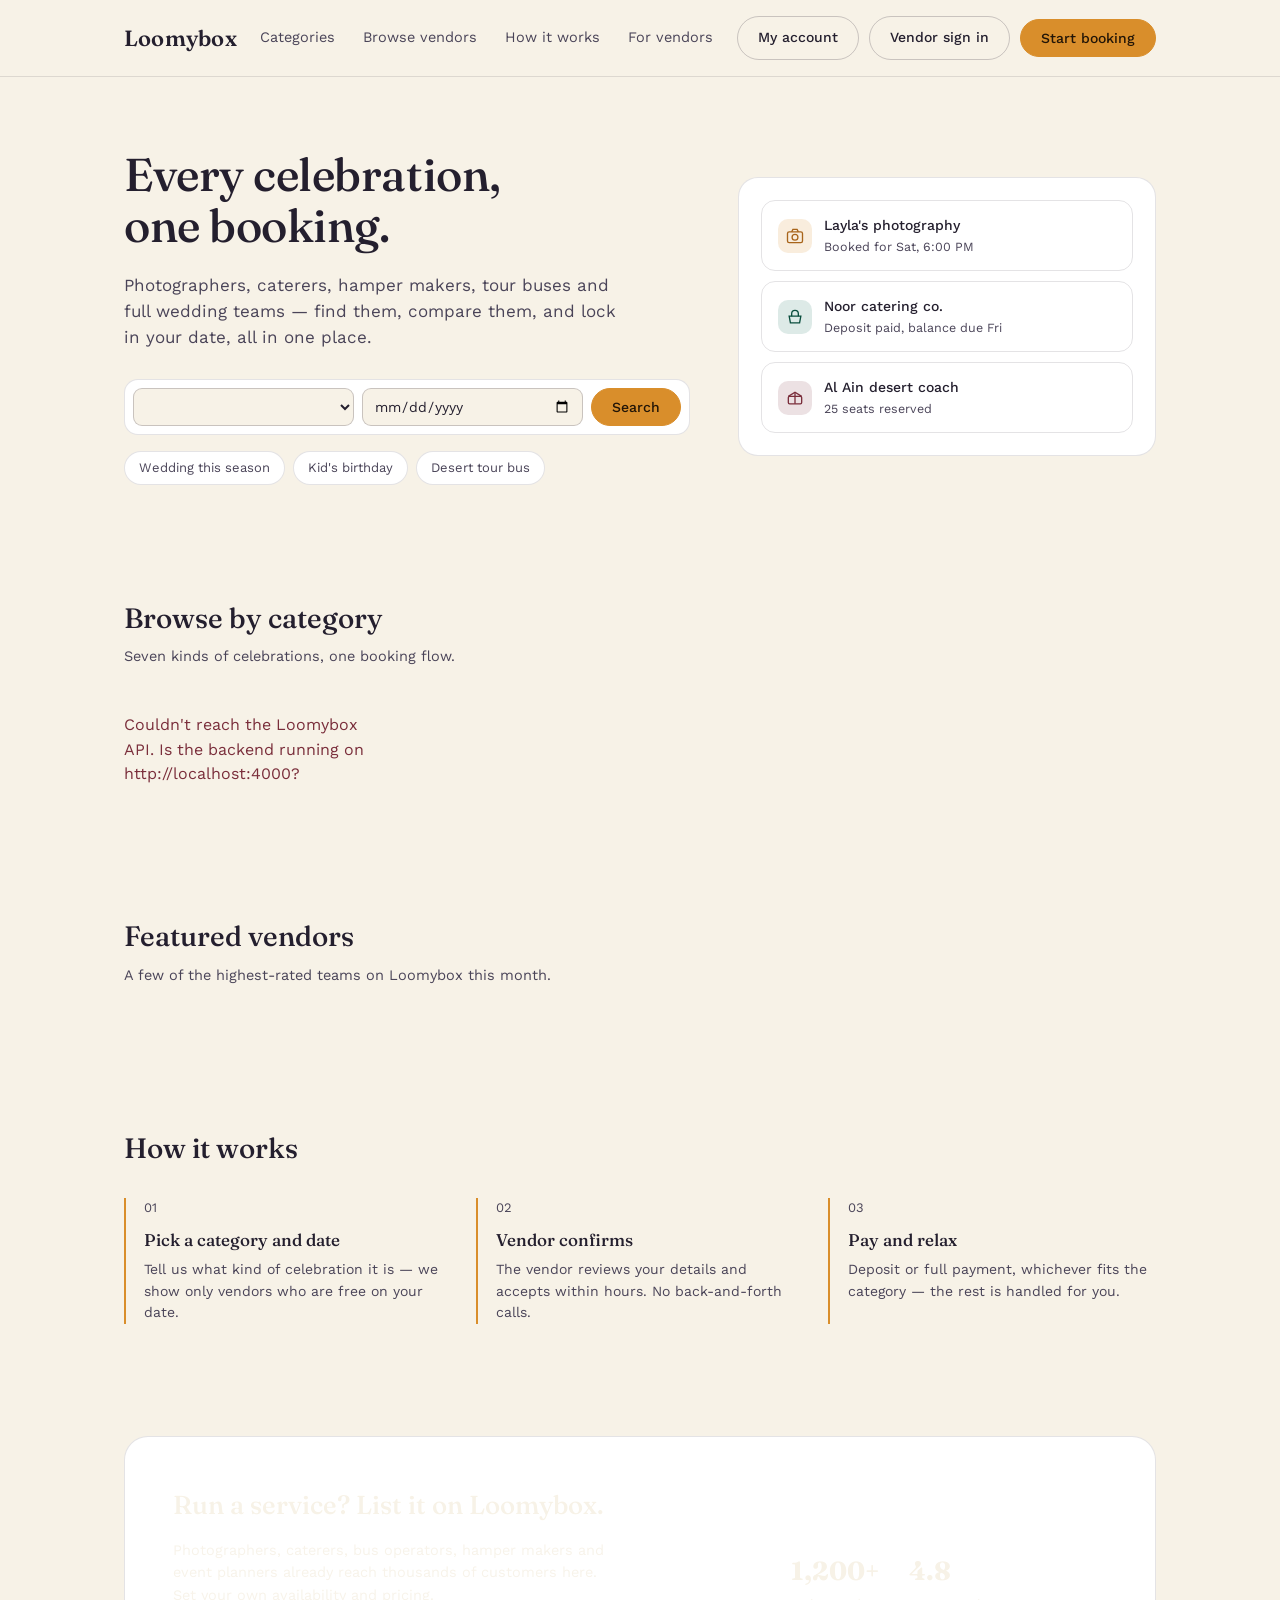
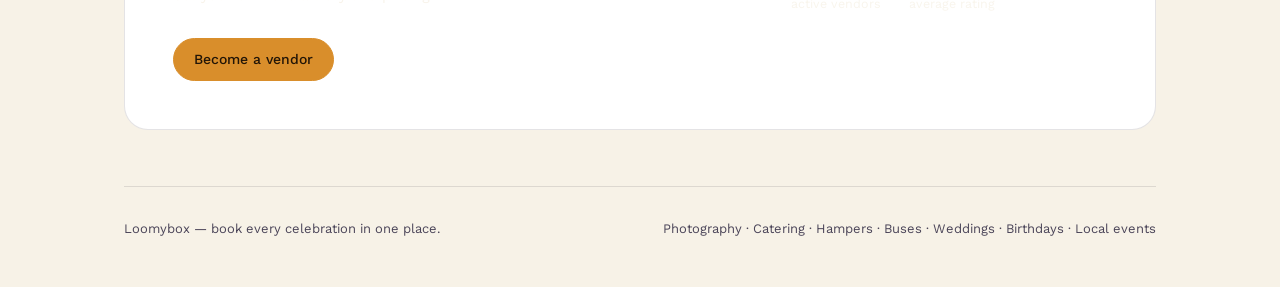
<file: loomybox-frontend/index.html>
<!DOCTYPE html>
<html lang="en">
<head>
<meta charset="UTF-8">
<meta name="viewport" content="width=device-width, initial-scale=1, viewport-fit=cover">
<title>Loomybox — book every celebration in one place</title>
<link rel="preconnect" href="https://fonts.googleapis.com">
<link rel="preconnect" href="https://fonts.gstatic.com" crossorigin>
<link href="https://fonts.googleapis.com/css2?family=Fraunces:opsz,wght@9..144,400;9..144,500;9..144,600&family=Work+Sans:wght@400;500;600&display=swap" rel="stylesheet">
<link rel="stylesheet" href="css/styles.css">
</head>
<body>

<nav>
  <div class="nav-inner">
    <div class="logo">Loomybox</div>
    <div class="nav-links">
      <a href="#categories">Categories</a>
      <a href="#vendors">Browse vendors</a>
      <a href="#how">How it works</a>
      <a href="#vendor-cta">For vendors</a>
    </div>
    <div class="nav-cta">
      <a class="btn" href="account.html" style="text-decoration:none;display:inline-block;" id="account-link">My account</a>
      <a class="btn" href="vendor.html" style="text-decoration:none;display:inline-block;">Vendor sign in</a>
      <button class="btn btn-primary" onclick="document.getElementById('categories').scrollIntoView({behavior:'smooth'})">Start booking</button>
    </div>
  </div>
</nav>

<div class="wrap">
  <section class="hero">
    <div>
      <h1>Every celebration,<br>one booking.</h1>
      <p class="lead">Photographers, caterers, hamper makers, tour buses and full wedding teams — find them, compare them, and lock in your date, all in one place.</p>
      <div class="search-bar">
        <select id="hero-category"></select>
        <input type="date" id="hero-date">
        <button class="btn btn-primary" onclick="openBookingFor(document.getElementById('hero-category').value)">Search</button>
      </div>
      <div class="chip-row">
        <span class="chip" onclick="openBookingFor('wedding')">Wedding this season</span>
        <span class="chip" onclick="openBookingFor('birthday')">Kid's birthday</span>
        <span class="chip" onclick="openBookingFor('bus')">Desert tour bus</span>
      </div>
    </div>
    <div class="hero-visual">
      <div class="stack-card">
        <div class="stack-icon" style="background:rgba(217,142,43,0.16)">
          <svg viewBox="0 0 24 24" fill="none" stroke="var(--marigold-deep)" stroke-width="1.6" width="20" height="20"><rect x="3" y="7" width="18" height="13" rx="2"/><path d="M8 7l1.5-3h5L16 7"/><circle cx="12" cy="13.5" r="3.5"/></svg>
        </div>
        <div><div class="stack-title">Layla's photography</div><div class="stack-sub">Booked for Sat, 6:00 PM</div></div>
      </div>
      <div class="stack-card">
        <div class="stack-icon" style="background:rgba(15,110,86,0.14)">
          <svg viewBox="0 0 24 24" fill="none" stroke="var(--teal-deep)" stroke-width="1.6" width="20" height="20"><path d="M5 11h14l-1.5 8h-11L5 11z"/><path d="M8 11V8a4 4 0 018 0v3"/></svg>
        </div>
        <div><div class="stack-title">Noor catering co.</div><div class="stack-sub">Deposit paid, balance due Fri</div></div>
      </div>
      <div class="stack-card">
        <div class="stack-icon" style="background:rgba(122,46,59,0.14)">
          <svg viewBox="0 0 24 24" fill="none" stroke="var(--wine)" stroke-width="1.6" width="20" height="20"><rect x="4" y="10" width="16" height="9" rx="1.5"/><path d="M4 10l8-5 8 5"/><path d="M12 5v14"/></svg>
        </div>
        <div><div class="stack-title">Al Ain desert coach</div><div class="stack-sub">25 seats reserved</div></div>
      </div>
    </div>
  </section>
</div>

<div class="wrap" id="categories">
  <section class="section">
    <div class="section-head">
      <div><h2>Browse by category</h2><p>Seven kinds of celebrations, one booking flow.</p></div>
    </div>
    <div class="cat-grid" id="cat-grid"></div>
  </section>
</div>

<div class="wrap" id="vendors">
  <section class="section">
    <div class="section-head">
      <div><h2>Featured vendors</h2><p>A few of the highest-rated teams on Loomybox this month.</p></div>
    </div>
    <div class="vendor-grid" id="vendor-grid"></div>
  </section>
</div>

<div class="wrap" id="how">
  <section class="section">
    <div class="section-head"><h2>How it works</h2></div>
    <div class="steps">
      <div class="step"><div class="num">01</div><h3>Pick a category and date</h3><p>Tell us what kind of celebration it is — we show only vendors who are free on your date.</p></div>
      <div class="step"><div class="num">02</div><h3>Vendor confirms</h3><p>The vendor reviews your details and accepts within hours. No back-and-forth calls.</p></div>
      <div class="step"><div class="num">03</div><h3>Pay and relax</h3><p>Deposit or full payment, whichever fits the category — the rest is handled for you.</p></div>
    </div>
  </section>
</div>

<div class="wrap" id="vendor-cta">
  <section class="section">
    <div class="band">
      <div>
        <h2>Run a service? List it on Loomybox.</h2>
        <p>Photographers, caterers, bus operators, hamper makers and event planners already reach thousands of customers here. Set your own availability and pricing.</p>
        <a class="btn btn-primary" style="margin-top:16px;display:inline-block;text-decoration:none;" href="vendor.html">Become a vendor</a>
      </div>
      <div class="band-stats">
        <div class="band-stat"><b>1,200+</b><span>active vendors</span></div>
        <div class="band-stat"><b>4.8</b><span>average rating</span></div>
      </div>
    </div>
  </section>
</div>

<div class="wrap">
  <footer>
    <div>Loomybox — book every celebration in one place.</div>
    <div>Photography · Catering · Hampers · Buses · Weddings · Birthdays · Local events</div>
  </footer>
</div>

<div class="modal-overlay" id="modal-overlay">
  <div class="modal">
    <div id="modal-form-view">
      <div class="modal-head">
        <h3>Request a booking</h3>
        <button class="modal-close" aria-label="Close" onclick="closeModal()">&times;</button>
      </div>
      <p class="modal-sub" id="modal-sub">Tell us the details and the vendor will confirm within 24 hours.</p>
      <div class="field">
        <label class="field-label">Category</label>
        <select id="modal-category" onchange="onCategoryChange()"></select>
      </div>
      <div class="field">
        <label class="field-label">Vendor</label>
        <select id="modal-vendor" onchange="renderDynamicFields()"></select>
      </div>
      <div class="row2">
        <div class="field"><label class="field-label">Your name</label><input type="text" id="modal-name" placeholder="Full name"></div>
        <div class="field"><label class="field-label">Email</label><input type="email" id="modal-email" placeholder="you@example.com"></div>
      </div>
      <div class="row2">
        <div class="field"><label class="field-label">Date</label><input type="date" id="modal-date"></div>
        <div class="field"><label class="field-label">Time</label><input type="time" id="modal-time"></div>
      </div>
      <div id="dynamic-fields"></div>
      <div class="note" id="payment-note"></div>
      <div id="form-error"></div>
      <button class="btn btn-primary" style="width:100%;" onclick="submitBooking()">Request booking</button>
    </div>
    <div id="modal-confirm-view" style="display:none;">
      <div class="confirm-view">
        <svg class="confirm-icon" viewBox="0 0 24 24" fill="none" stroke="currentColor" stroke-width="1.6"><circle cx="12" cy="12" r="10"/><path d="M8 12.5l2.5 2.5L16 9"/></svg>
        <h3 style="margin-bottom:8px;">Request sent</h3>
        <p class="modal-sub" id="confirm-text">The vendor usually responds within a few hours. We'll email you as soon as it's confirmed.</p>
        <button class="btn btn-primary" style="margin-top:8px;" onclick="closeModal()">Done</button>
      </div>
    </div>
  </div>
</div>

<script src="js/api.js"></script>
<script src="js/category-meta.js"></script>
<script src="js/app.js"></script>
</body>
</html>
</file>
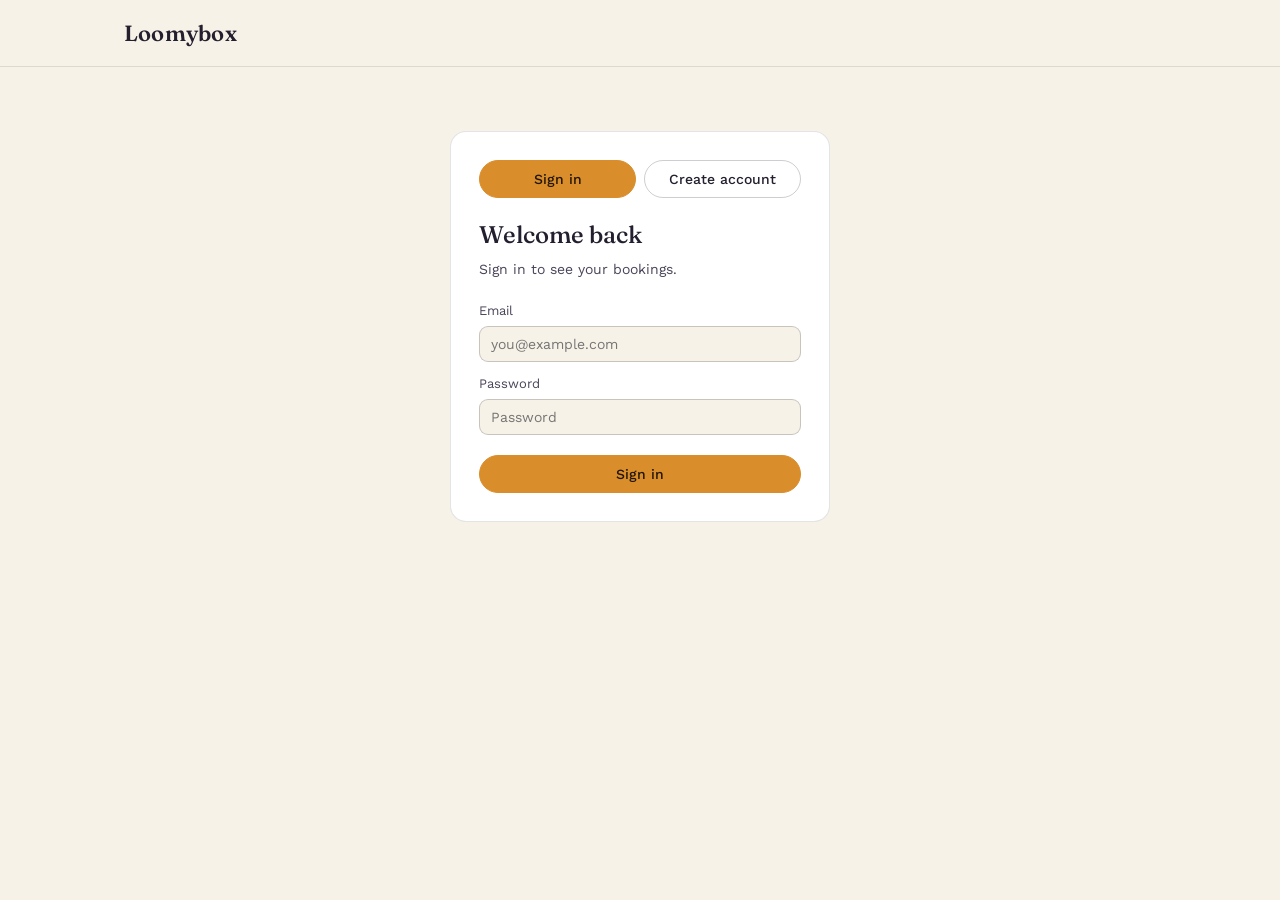
<file: loomybox-frontend/account.html>
<!DOCTYPE html>
<html lang="en">
<head>
<meta charset="UTF-8">
<meta name="viewport" content="width=device-width, initial-scale=1, viewport-fit=cover">
<title>Loomybox — my account</title>
<link rel="preconnect" href="https://fonts.googleapis.com">
<link rel="preconnect" href="https://fonts.gstatic.com" crossorigin>
<link href="https://fonts.googleapis.com/css2?family=Fraunces:opsz,wght@9..144,400;9..144,500;9..144,600&family=Work+Sans:wght@400;500;600&display=swap" rel="stylesheet">
<link rel="stylesheet" href="css/styles.css">
</head>
<body>

<nav>
  <div class="nav-inner">
    <a href="index.html" style="text-decoration:none;"><div class="logo">Loomybox</div></a>
    <div class="nav-links"></div>
    <div class="nav-cta">
      <button class="btn" id="logout-btn" style="display:none;" onclick="logout()">Sign out</button>
    </div>
  </div>
</nav>

<div class="wrap">
  <div id="auth-view" class="login-card">
    <div style="display:flex;gap:8px;margin-bottom:18px;">
      <button class="btn" id="tab-login" style="flex:1;" onclick="showTab('login')">Sign in</button>
      <button class="btn" id="tab-signup" style="flex:1;" onclick="showTab('signup')">Create account</button>
    </div>

    <div id="login-form">
      <h2>Welcome back</h2>
      <p>Sign in to see your bookings.</p>
      <div class="field"><label class="field-label">Email</label><input type="email" id="login-email" placeholder="you@example.com"></div>
      <div class="field"><label class="field-label">Password</label><input type="password" id="login-password" placeholder="Password"></div>
      <div id="login-error"></div>
      <button class="btn btn-primary" style="width:100%;margin-top:8px;" onclick="login()">Sign in</button>
    </div>

    <div id="signup-form" style="display:none;">
      <h2>Create your account</h2>
      <p>Track every booking you make on Loomybox in one place.</p>
      <div class="field"><label class="field-label">Full name</label><input type="text" id="signup-name" placeholder="Your name"></div>
      <div class="field"><label class="field-label">Email</label><input type="email" id="signup-email" placeholder="you@example.com"></div>
      <div class="field"><label class="field-label">Password</label><input type="password" id="signup-password" placeholder="At least 6 characters"></div>
      <div id="signup-error"></div>
      <button class="btn btn-primary" style="width:100%;margin-top:8px;" onclick="signup()">Create account</button>
    </div>
  </div>

  <div id="dashboard-view" style="display:none;">
    <div class="dash-header">
      <div><h2 id="customer-name-heading">Your bookings</h2><p>Everything you've booked on Loomybox.</p></div>
    </div>
    <div id="bookings-list"></div>
  </div>
</div>

<script src="js/api.js"></script>
<script src="js/account.js"></script>
</body>
</html>
</file>
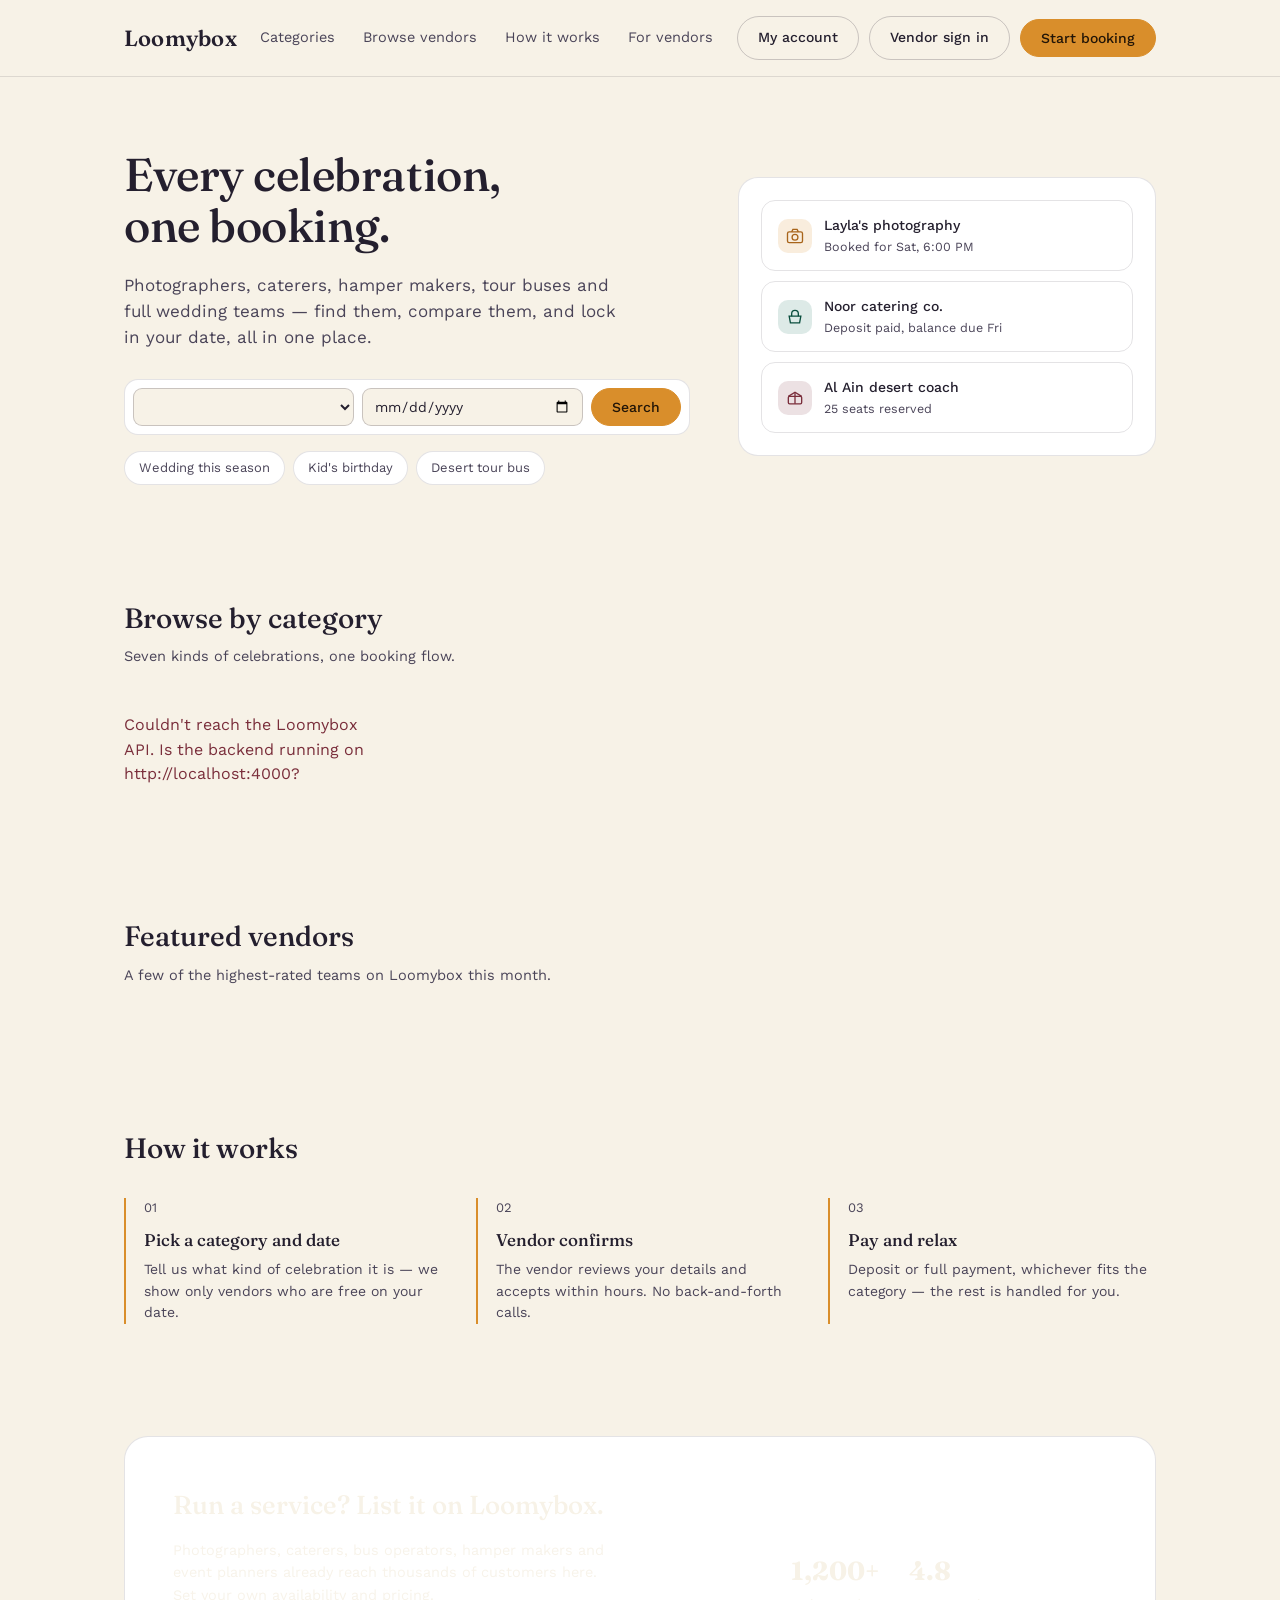
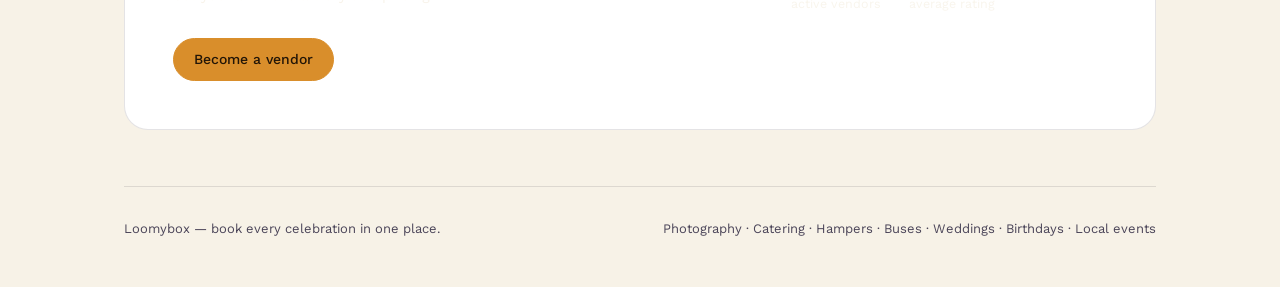
<file: loomybox-frontend/admin.html>
<!DOCTYPE html>
<html lang="en">
<head>
<meta charset="UTF-8">
<meta name="viewport" content="width=device-width, initial-scale=1.0">
<title>Admin — Loomybox.com</title>
<link rel="stylesheet" href="assets/style.css">
</head>
<body>

<header><div class="header-inner" id="site-nav"></div></header>

<div class="wrap page">
  <h1>Admin dashboard</h1>

  <div class="grid" style="grid-template-columns:repeat(3,1fr);margin-bottom:32px" id="stats-grid"></div>

  <p class="section-label">Pending vendor approvals</p>
  <div id="pending-vendors"></div>

  <p class="section-label" style="margin-top:32px">Disputed bookings</p>
  <div id="disputed-bookings"></div>

  <p class="section-label" style="margin-top:32px">Quality &amp; fraud flags</p>
  <p style="font-size:13px;color:var(--ink-soft);margin-bottom:12px">Rules-based signals worth a human look — not automatic actions.</p>
  <div id="admin-flags"></div>

  <p class="section-label" style="margin-top:32px">Coupons</p>
  <form id="coupon-form" style="max-width:520px;display:grid;grid-template-columns:1fr 1fr;gap:10px;margin-bottom:16px">
    <input type="text" id="c-code" placeholder="CODE (e.g. WELCOME10)" required style="text-transform:uppercase">
    <select id="c-type"><option value="PERCENT">% off</option><option value="FLAT">₹ off</option></select>
    <input type="number" id="c-value" placeholder="Value (e.g. 10)" required>
    <input type="number" id="c-min" placeholder="Min order (optional)">
    <input type="number" id="c-max-uses" placeholder="Max uses (optional)">
    <input type="date" id="c-expires" placeholder="Expires (optional)">
    <button class="btn btn-fill" style="grid-column:1/-1" type="submit">Create coupon</button>
  </form>
  <div id="coupons-list"></div>

  <p class="section-label" style="margin-top:32px">Site settings</p>
  <form id="settings-form" style="max-width:520px">
    <div class="field">
      <label>Site name</label>
      <input type="text" id="s-sitename" style="width:100%" placeholder="Loomybox">
    </div>
    <div class="field">
      <label>Accent color</label>
      <input type="color" id="s-accent" style="width:80px;padding:4px">
    </div>
    <div class="field">
      <label>Homepage headline</label>
      <input type="text" id="s-headline" style="width:100%">
    </div>
    <div class="field">
      <label>Homepage subtext</label>
      <textarea id="s-subtext" rows="2"></textarea>
    </div>
    <button class="btn btn-fill" type="submit">Save site settings</button>
    <span class="success-msg" id="settings-saved"></span>
  </form>

  <p class="section-label" style="margin-top:32px">Homepage sections</p>
  <p style="color:var(--ink-soft);max-width:640px;margin-bottom:16px">
    Add new blocks to the homepage — a text block or an image banner with a button — without touching any code.
    Choose whether it appears above the listings or below them, then reorder, disable, or delete blocks any time.
  </p>

  <form id="section-form" style="max-width:520px;margin-bottom:20px">
    <div class="field">
      <label>Block type</label>
      <select id="sec-type">
        <option value="text">Text block</option>
        <option value="banner">Image banner</option>
      </select>
    </div>
    <div class="field">
      <label>Placement</label>
      <select id="sec-placement">
        <option value="top">Top of page (above listings)</option>
        <option value="bottom" selected>Bottom of page (below listings)</option>
      </select>
    </div>
    <div class="field">
      <label>Title</label>
      <input type="text" id="sec-title" style="width:100%" placeholder="e.g. Why book with us">
    </div>
    <div class="field">
      <label>Body text</label>
      <textarea id="sec-body" rows="2" style="width:100%" placeholder="e.g. Every vendor is verified..."></textarea>
    </div>
    <div class="field">
      <label>Image URL (banner only)</label>
      <input type="text" id="sec-image" style="width:100%" placeholder="https://... or leave blank">
    </div>
    <div class="field">
      <label>Button text (optional)</label>
      <input type="text" id="sec-btn-text" style="width:100%" placeholder="e.g. Browse packages">
    </div>
    <div class="field">
      <label>Button link (optional)</label>
      <input type="text" id="sec-btn-link" style="width:100%" placeholder="e.g. index.html">
    </div>
    <button class="btn btn-fill" type="submit">Add section</button>
  </form>
  <div id="sections-list"></div>
</div>

<footer>Loomybox.com · connecting customers with trusted event coordinators</footer>

<script src="assets/api.js"></script>
<script>
  requireRole("ADMIN");
  renderNav("admin");

  async function loadStats() {
    const stats = await apiFetch("/admin/stats");
    document.getElementById("stats-grid").innerHTML = `
      <div class="card"><div class="card-body">
        <div class="cat">Commission earned</div>
        <h4 style="font-size:20px">${formatMoney(stats.totalCommission)}</h4>
      </div></div>
      <div class="card"><div class="card-body">
        <div class="cat">Active bookings</div>
        <h4 style="font-size:20px">${stats.activeBookings}</h4>
      </div></div>
      <div class="card"><div class="card-body">
        <div class="cat">Open disputes</div>
        <h4 style="font-size:20px;color:var(--red)">${stats.openDisputes}</h4>
      </div></div>
    `;
  }

  async function loadPendingVendors() {
    const vendors = await apiFetch("/admin/vendors/pending");
    const el = document.getElementById("pending-vendors");
    if (!vendors.length) {
      el.innerHTML = `<div class="empty-state">No pending vendor approvals right now.</div>`;
      return;
    }
    el.innerHTML = vendors.map(v => `
      <div class="list-item">
        <div class="info">
          <h4>${v.businessName}</h4>
          <p>${v.user.name} · ${v.user.email} · ${v.category} · ${v.city}</p>
        </div>
        <div style="display:flex;gap:8px">
          <button class="btn btn-sm btn-fill" onclick="approveVendor(${v.id})">Approve</button>
          <button class="btn btn-sm btn-outline-danger" onclick="rejectVendor(${v.id})">Reject</button>
        </div>
      </div>
    `).join("");
  }

  async function approveVendor(id) {
    try {
      await apiFetch(`/admin/vendors/${id}/approve`, { method: "POST" });
      loadPendingVendors();
    } catch (err) { alert(err.message); }
  }

  async function rejectVendor(id) {
    if (!confirm("Reject this vendor? They won't be able to list packages.")) return;
    try {
      await apiFetch(`/admin/vendors/${id}/reject`, { method: "POST" });
      loadPendingVendors();
    } catch (err) { alert(err.message); }
  }

  async function loadDisputes() {
    const bookings = await apiFetch("/admin/bookings/disputed");
    const el = document.getElementById("disputed-bookings");
    if (!bookings.length) {
      el.innerHTML = `<div class="empty-state">No open disputes.</div>`;
      return;
    }
    el.innerHTML = bookings.map(b => `
      <div class="list-item">
        <div class="info">
          <h4>Booking #${b.id} · ${b.vendor.businessName}</h4>
          <p>${b.customer.name} (${b.customer.email}) · ${formatMoney(b.totalAmount)}</p>
          <p style="color:var(--red)">"${b.disputeReason || "No reason given"}"</p>
        </div>
        <div style="display:flex;gap:8px">
          <button class="btn btn-sm btn-fill" onclick="resolveDispute(${b.id}, 'release')">Release funds to vendor</button>
          <button class="btn btn-sm btn-outline-danger" onclick="resolveDispute(${b.id}, 'refund')">Refund customer</button>
        </div>
      </div>
    `).join("");
  }

  async function resolveDispute(bookingId, action) {
    try {
      await apiFetch(`/payments/${bookingId}/${action}`, { method: "POST" });
      alert(`${action === "release" ? "Funds released to vendor" : "Customer refunded"}.`);
      loadDisputes();
      loadStats();
    } catch (err) { alert(err.message); }
  }

  async function loadCoupons() {
    const coupons = await apiFetch("/admin/coupons");
    const el = document.getElementById("coupons-list");
    if (!coupons.length) {
      el.innerHTML = `<div class="empty-state">No coupons yet.</div>`;
      return;
    }
    el.innerHTML = coupons.map(c => `
      <div class="list-item">
        <div class="info">
          <h4>${c.code} ${c.active ? "" : "(inactive)"}</h4>
          <p>${c.type === "PERCENT" ? c.value + "% off" : formatMoney(c.value) + " off"}
            ${c.minOrder ? " · min " + formatMoney(c.minOrder) : ""}
            ${c.maxUses ? ` · ${c.usedCount}/${c.maxUses} used` : ` · ${c.usedCount} used`}
            ${c.expiresAt ? " · expires " + new Date(c.expiresAt).toLocaleDateString() : ""}</p>
        </div>
        <button class="btn btn-sm ${c.active ? "btn-outline-danger" : "btn-fill"}" onclick="toggleCoupon(${c.id}, ${!c.active})">
          ${c.active ? "Deactivate" : "Activate"}
        </button>
      </div>
    `).join("");
  }

  document.getElementById("coupon-form").addEventListener("submit", async (e) => {
    e.preventDefault();
    try {
      await apiFetch("/admin/coupons", {
        method: "POST",
        body: JSON.stringify({
          code: document.getElementById("c-code").value,
          type: document.getElementById("c-type").value,
          value: Number(document.getElementById("c-value").value),
          minOrder: document.getElementById("c-min").value || undefined,
          maxUses: document.getElementById("c-max-uses").value || undefined,
          expiresAt: document.getElementById("c-expires").value || undefined,
        }),
      });
      e.target.reset();
      loadCoupons();
    } catch (err) { alert(err.message); }
  });

  async function toggleCoupon(id, active) {
    try {
      await apiFetch(`/admin/coupons/${id}`, { method: "PATCH", body: JSON.stringify({ active }) });
      loadCoupons();
    } catch (err) { alert(err.message); }
  }

  async function loadSettings() {
    const settings = await apiFetch("/admin/settings");
    document.getElementById("s-sitename").value = settings.siteName || "Loomybox";
    document.getElementById("s-accent").value = settings.accentColor || "#E8607C";
    document.getElementById("s-headline").value = settings.heroHeadline || "";
    document.getElementById("s-subtext").value = settings.heroSubtext || "";
  }

  document.getElementById("settings-form").addEventListener("submit", async (e) => {
    e.preventDefault();
    try {
      await apiFetch("/admin/settings", {
        method: "PUT",
        body: JSON.stringify({
          siteName: document.getElementById("s-sitename").value,
          accentColor: document.getElementById("s-accent").value,
          heroHeadline: document.getElementById("s-headline").value,
          heroSubtext: document.getElementById("s-subtext").value,
        }),
      });
      document.getElementById("settings-saved").textContent = "Saved ✓ — changes are live on the homepage now.";
      setTimeout(() => (document.getElementById("settings-saved").textContent = ""), 3000);
    } catch (err) { alert(err.message); }
  });

  // ---- Homepage section builder ----
  // Stored as a single JSON-encoded setting ("homeSections") under the same
  // generic Setting table used for accent color / hero copy — no schema or
  // backend route changes needed to support this.
  let homeSections = [];

  async function loadSections() {
    const settings = await apiFetch("/admin/settings");
    try { homeSections = settings.homeSections ? JSON.parse(settings.homeSections) : []; }
    catch (e) { homeSections = []; }
    renderSectionsList();
  }

  async function saveSections() {
    await apiFetch("/admin/settings", {
      method: "PUT",
      body: JSON.stringify({ homeSections: JSON.stringify(homeSections) }),
    });
  }

  function renderSectionsList() {
    const el = document.getElementById("sections-list");
    if (!homeSections.length) {
      el.innerHTML = `<div class="empty-state">No homepage sections yet — add one above.</div>`;
      return;
    }
    el.innerHTML = homeSections.map((s, i) => `
      <div class="list-item">
        <div class="info">
          <h4>${s.title || "(untitled)"} ${s.enabled === false ? "(hidden)" : ""}</h4>
          <p>${s.type === "banner" ? "Image banner" : "Text block"} · ${s.placement === "top" ? "Top of page" : "Bottom of page"}</p>
        </div>
        <div style="display:flex;gap:6px;flex-wrap:wrap">
          <button class="btn btn-sm" ${i === 0 ? "disabled" : ""} onclick="moveSection(${i}, -1)">↑</button>
          <button class="btn btn-sm" ${i === homeSections.length - 1 ? "disabled" : ""} onclick="moveSection(${i}, 1)">↓</button>
          <button class="btn btn-sm ${s.enabled === false ? "btn-fill" : "btn-outline-danger"}" onclick="toggleSection(${i})">
            ${s.enabled === false ? "Enable" : "Disable"}
          </button>
          <button class="btn btn-sm btn-outline-danger" onclick="deleteSection(${i})">Delete</button>
        </div>
      </div>
    `).join("");
  }

  async function moveSection(index, dir) {
    const target = index + dir;
    if (target < 0 || target >= homeSections.length) return;
    [homeSections[index], homeSections[target]] = [homeSections[target], homeSections[index]];
    renderSectionsList();
    await saveSections();
  }

  async function toggleSection(index) {
    homeSections[index].enabled = homeSections[index].enabled === false ? true : false;
    renderSectionsList();
    await saveSections();
  }

  async function deleteSection(index) {
    if (!confirm("Delete this homepage section?")) return;
    homeSections.splice(index, 1);
    renderSectionsList();
    await saveSections();
  }

  document.getElementById("section-form").addEventListener("submit", async (e) => {
    e.preventDefault();
    homeSections.push({
      id: "s" + Date.now(),
      type: document.getElementById("sec-type").value,
      placement: document.getElementById("sec-placement").value,
      enabled: true,
      title: document.getElementById("sec-title").value,
      body: document.getElementById("sec-body").value,
      imageUrl: document.getElementById("sec-image").value,
      buttonText: document.getElementById("sec-btn-text").value,
      buttonLink: document.getElementById("sec-btn-link").value,
    });
    renderSectionsList();
    try {
      await saveSections();
      e.target.reset();
      document.getElementById("sec-placement").value = "bottom";
    } catch (err) { alert(err.message); }
  });

  loadStats();
  loadPendingVendors();
  loadDisputes();
  loadFlags();
  loadCoupons();
  loadSettings();
  loadSections();

  async function loadFlags() {
    const el = document.getElementById("admin-flags");
    const flags = await apiFetch("/admin/flags");
    if (!flags.length) {
      el.innerHTML = `<div class="empty-state">No flags right now — everything looks normal.</div>`;
      return;
    }
    const labels = { REPEAT_DISPUTES: "Repeat disputes", PRICE_OUTLIER: "Price outlier", INACTIVE_VENDOR: "Inactive vendor" };
    el.innerHTML = flags.map(f => `
      <div class="flag-item ${f.type === "REPEAT_DISPUTES" ? "severe" : ""}">
        <span class="flag-type">${labels[f.type] || f.type}</span>
        ${escapeHtml(f.vendorName || f.packageName || "")} — ${escapeHtml(f.detail)}
      </div>
    `).join("");
  }
</script>
</body>
</html>
</file>
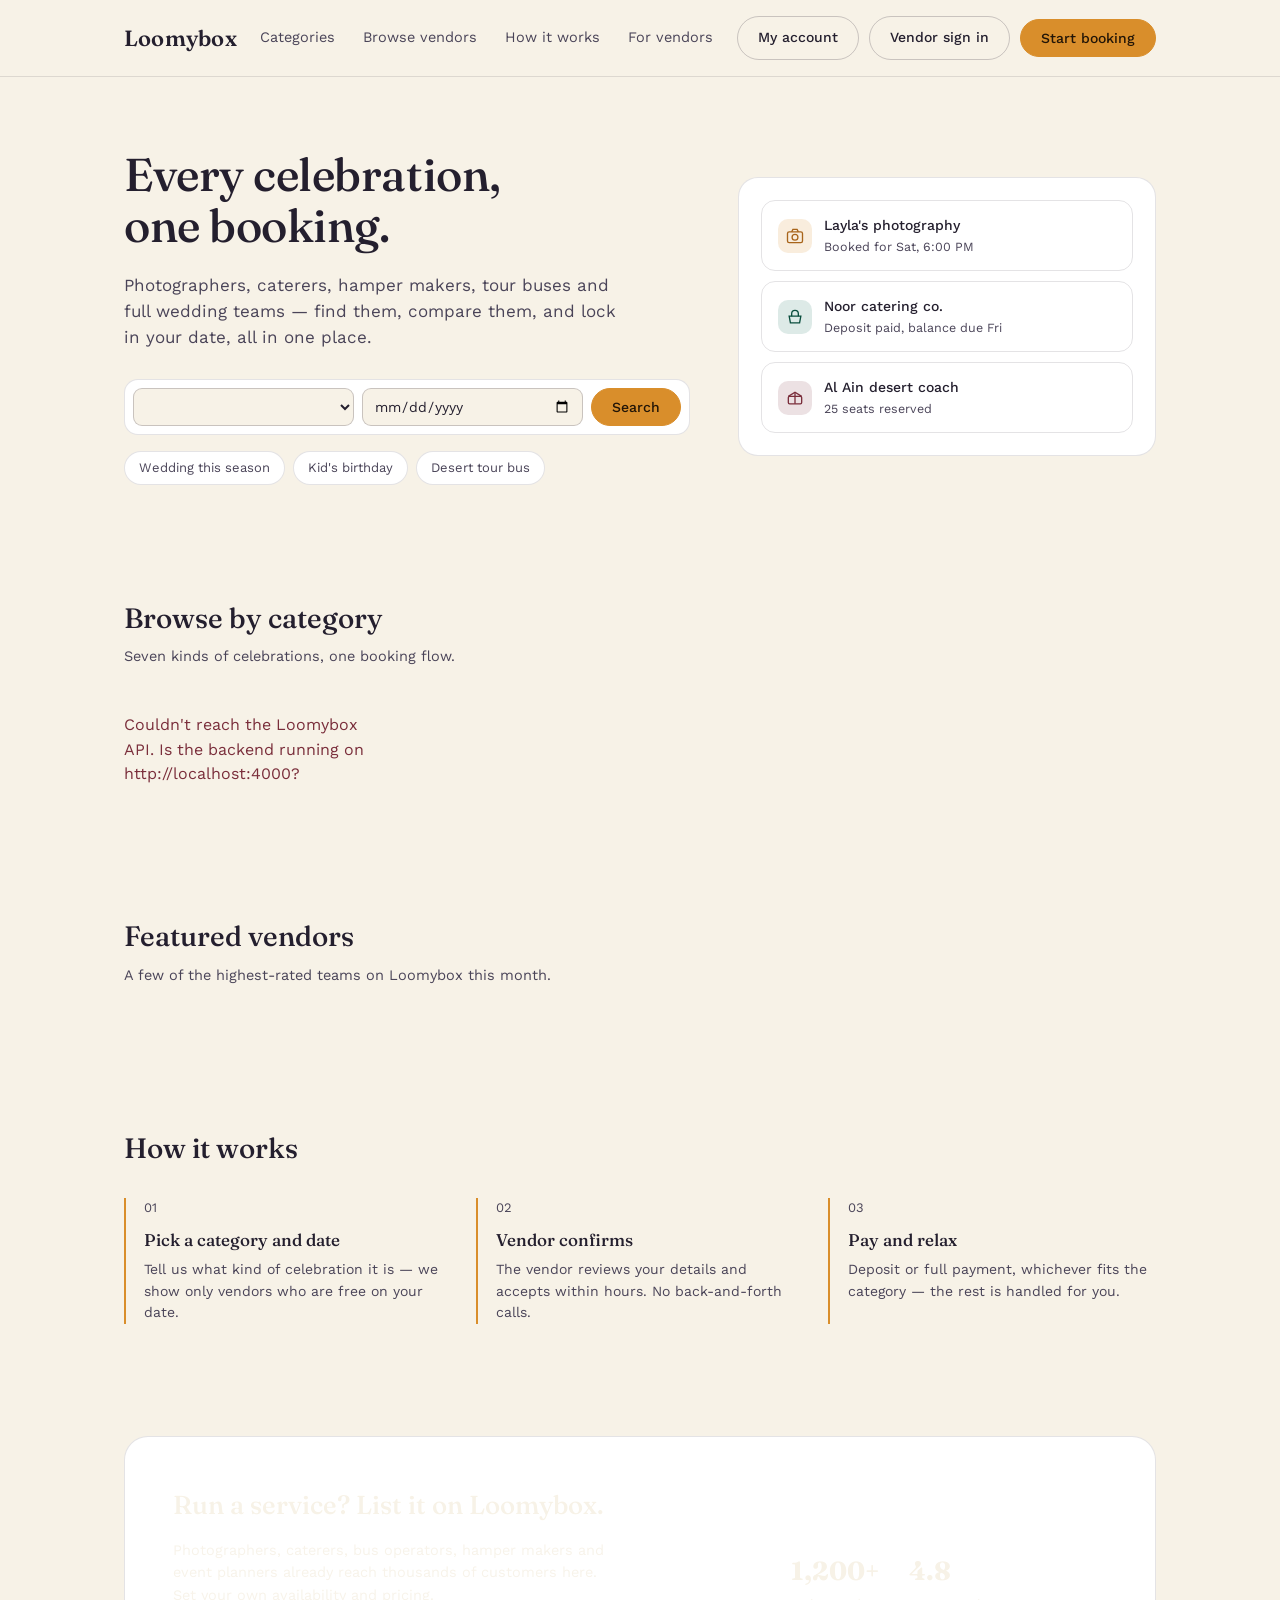
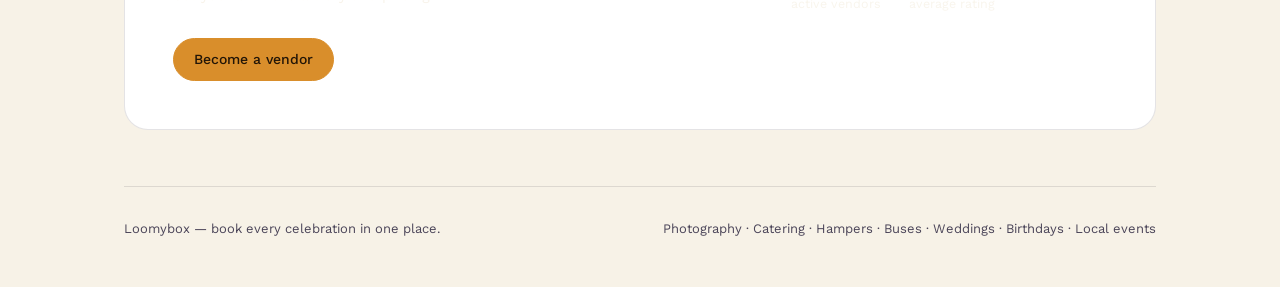
<file: loomybox-frontend/bookings.html>
<!DOCTYPE html>
<html lang="en">
<head>
<meta charset="UTF-8">
<meta name="viewport" content="width=device-width, initial-scale=1.0">
<title>My Orders — Loomybox.com</title>
<link rel="stylesheet" href="assets/style.css">
</head>
<body>

<header><div class="header-inner" id="site-nav"></div></header>

<div class="wrap page">
  <h1>My Orders</h1>
  <div id="bookings-list"></div>

  <p class="section-label" style="margin-top:40px">My requirements &amp; quotes</p>
  <p style="font-size:13px;color:var(--ink-soft);margin-bottom:12px">Custom requests you've posted — compare quotes from vendors and accept the one you like.</p>
  <div id="requirements-list"></div>
</div>

<footer>Loomybox.com · connecting customers with trusted event coordinators</footer>

<script src="assets/api.js"></script>
<script>
  requireRole("CUSTOMER");
  renderNav("bookings");

  // Maps a booking's backend status onto a 4-step order-tracking timeline,
  // Flipkart-style ("Ordered" -> "Confirmed" -> "Delivered" style progression).
  const STEPS = ["Booked", "Paid", "Event delivered", "Reviewed"];

  function stepIndexFor(booking) {
    if (booking.status === "CANCELLED" || booking.status === "DISPUTED") return -1; // shown separately
    if (booking.review) return 3;
    if (booking.status === "COMPLETED") return 2;
    if (booking.status === "CONFIRMED") return 1;
    return 0; // PENDING_PAYMENT
  }

  function timelineHtml(booking) {
    const current = stepIndexFor(booking);
    if (current === -1) {
      return `<div class="badge ${booking.status.toLowerCase()}" style="margin-top:10px">${booking.status}${booking.disputeReason ? " · " + booking.disputeReason : ""}</div>`;
    }
    return `<div class="order-timeline">
      ${STEPS.map((label, i) => `
        <div class="timeline-step ${i < current ? "done" : i === current ? "current" : ""}">
          <div class="line"></div>
          <div class="dot">${i < current ? "✓" : i + 1}</div>
          <div class="label">${label}</div>
        </div>
      `).join("")}
    </div>`;
  }

  async function loadBookings() {
    const bookings = await apiFetch("/bookings/mine");
    const list = document.getElementById("bookings-list");

    if (!bookings.length) {
      list.innerHTML = `<div class="empty-state">No orders yet. <a href="index.html" style="color:var(--fk-blue)">Browse packages →</a></div>`;
      return;
    }

    list.innerHTML = bookings.map(b => `
      <div class="list-item" style="flex-direction:column;align-items:stretch">
        <div style="display:flex;justify-content:space-between;flex-wrap:wrap;gap:10px">
          <div class="info">
            <h4>${b.vendor.businessName}</h4>
            <p>${formatMoney(b.totalAmount)} · ${b.eventDate ? new Date(b.eventDate).toLocaleDateString() : "date not set"}</p>
            ${b.balanceDue > 0 ? `<p style="color:var(--gold);font-weight:600">Balance due: ${formatMoney(b.balanceDue)}</p>` : ""}
          </div>
          <div style="display:flex;align-items:center;gap:10px;flex-wrap:wrap">
            ${b.balanceDue > 0 ? `<button class="btn btn-sm btn-fill" onclick="payBalance(${b.id})">Pay balance</button>` : ""}
            ${b.status === "COMPLETED" && !b.review ? `<button class="btn btn-sm btn-fill" onclick="openReview(${b.id})">Leave a review</button>` : ""}
            ${b.review ? `<span style="font-size:13px;color:var(--ink-soft)">★ ${b.review.rating} reviewed</span>` : ""}
            ${(b.status === "CONFIRMED" || b.status === "COMPLETED") ? `<button class="btn btn-sm btn-outline-danger" onclick="dispute(${b.id})">Report an issue</button>` : ""}
          </div>
        </div>
        ${timelineHtml(b)}
      </div>
    `).join("");
  }

  async function payBalance(bookingId) {
    try {
      await apiFetch(`/bookings/${bookingId}/pay-balance`, { method: "POST" });
      alert("Balance paid.");
      loadBookings();
    } catch (err) {
      alert(err.message);
    }
  }

  async function openReview(bookingId) {
    const rating = prompt("Rate this vendor from 1 to 5:");
    if (!rating) return;
    const comment = prompt("Add a comment (optional):") || "";
    try {
      await apiFetch("/reviews", { method: "POST", body: JSON.stringify({ bookingId, rating: Number(rating), comment }) });
      loadBookings();
    } catch (err) {
      alert(err.message);
    }
  }

  async function dispute(bookingId) {
    const reason = prompt("What went wrong? An admin will review this.");
    if (!reason) return;
    try {
      await apiFetch(`/bookings/${bookingId}/dispute`, { method: "POST", body: JSON.stringify({ reason }) });
      loadBookings();
    } catch (err) {
      alert(err.message);
    }
  }

  loadBookings();
  loadRequirements();

  // ---- My Requirements: quote comparison + accept ----
  async function loadRequirements() {
    const el = document.getElementById("requirements-list");
    const requirements = await apiFetch("/requirements/mine");
    if (!requirements.length) {
      el.innerHTML = `<div class="empty-state">No requirements posted yet. <a href="plan.html" style="color:var(--pink)">Plan my event with AI →</a></div>`;
      return;
    }
    el.innerHTML = requirements.map(r => `
      <div class="requirement-card">
        <div style="display:flex;justify-content:space-between;flex-wrap:wrap;gap:8px">
          <div>
            <h4 style="font-size:15px">${escapeHtml(r.eventType)} in ${escapeHtml(r.city)}</h4>
            <p style="font-size:12.5px;color:var(--ink-soft)">
              ${r.guestCount ? r.guestCount + " guests · " : ""}Event date ${new Date(r.eventDate).toLocaleDateString()} ·
              ${r.servicesNeeded ? escapeHtml(r.servicesNeeded) : "General"}
            </p>
          </div>
          <span class="badge ${r.status === "OPEN" ? "pending" : r.status === "BOOKED" ? "confirmed" : "cancelled"}">${r.status}</span>
        </div>
        ${r.quotes.length === 0
          ? `<p style="font-size:12.5px;color:var(--ink-soft);margin-top:10px">No quotes yet — vendors in your area will respond soon.</p>`
          : `<div class="quote-compare-row">${r.quotes.map(q => `
              <div class="quote-card ${q.status === "ACCEPTED" ? "accepted" : ""}">
                <div class="qprice">${formatMoney(q.price)}</div>
                ${q.message ? `<p style="font-size:12.5px;margin:6px 0">${escapeHtml(q.message)}</p>` : ""}
                <p style="font-size:11px;color:var(--ink-soft)">${q.status}</p>
                <div style="display:flex;gap:6px;margin-top:8px">
                  ${q.status === "PENDING" ? `<button class="btn btn-sm btn-fill" style="flex:1" onclick="acceptQuote(${q.id})">Accept</button>` : ""}
                  <button class="btn btn-sm" style="flex:1" onclick="window.location.href='messages.html?with=${q.vendorId}'">Message</button>
                </div>
              </div>
            `).join("")}</div>`}
      </div>
    `).join("");
  }

  async function acceptQuote(quoteId) {
    if (!confirm("Accept this quote? This will create a booking and reject the other quotes on this requirement.")) return;
    try {
      await apiFetch(`/quotes/${quoteId}/accept`, { method: "POST" });
      alert("Quote accepted — head to My Orders to pay and confirm.");
      loadRequirements();
      loadBookings();
    } catch (err) {
      alert(err.message);
    }
  }
</script>
</body>
</html>
</file>
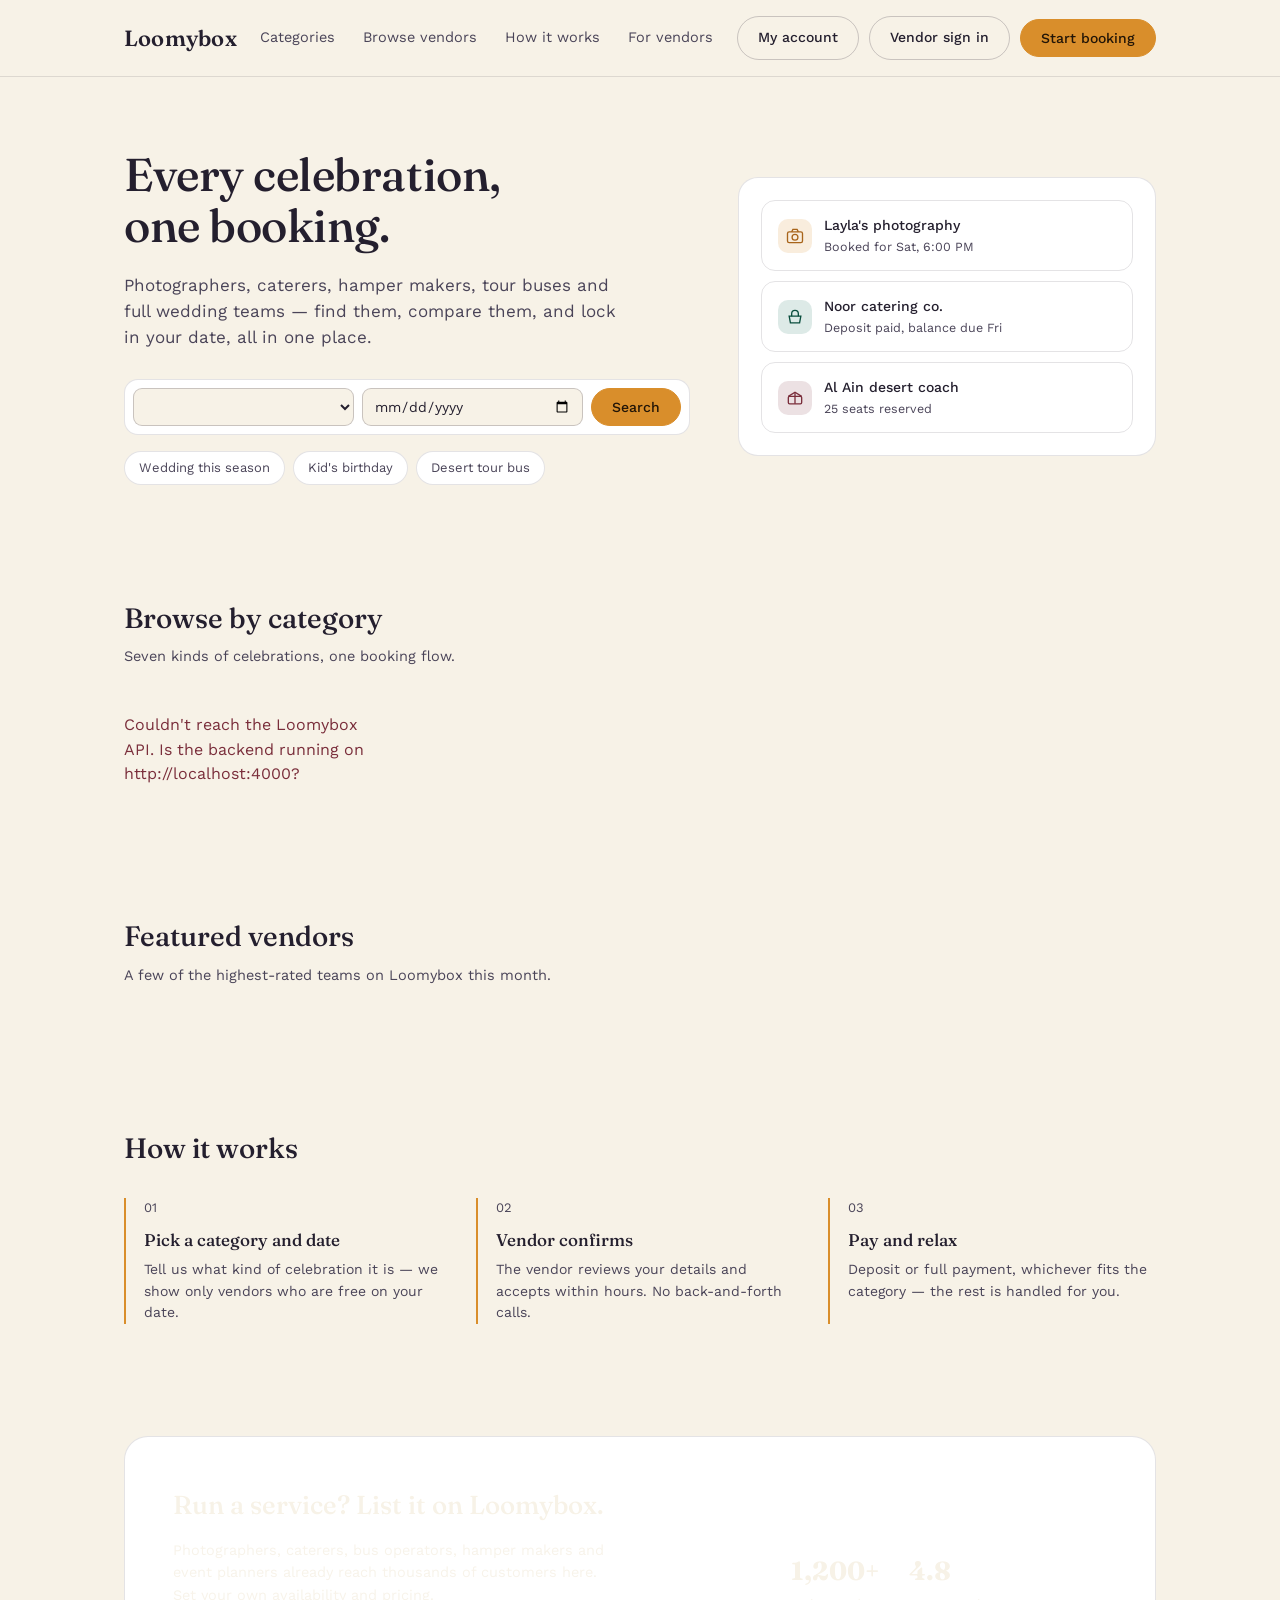
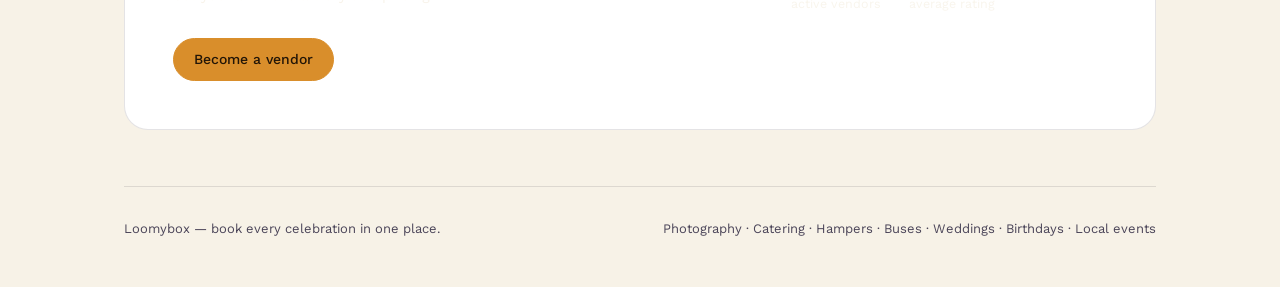
<file: loomybox-frontend/cart.html>
<!DOCTYPE html>
<html lang="en">
<head>
<meta charset="UTF-8">
<meta name="viewport" content="width=device-width, initial-scale=1.0">
<title>Your cart — Loomybox.com</title>
<link rel="stylesheet" href="assets/style.css">
<style>
  .coupon-row{display:flex;gap:8px;margin-bottom:16px}
  .coupon-row input{flex:1;text-transform:uppercase}
  .plan-option{display:flex;align-items:flex-start;gap:8px;border:1px solid var(--line);border-radius:8px;padding:12px;margin-bottom:8px;cursor:pointer}
  .plan-option.selected{border-color:var(--rose);background:var(--rose-tint)}
  .plan-option input{margin-top:3px}
  .plan-option .title{font-weight:600;font-size:13.5px}
  .plan-option .sub{font-size:12px;color:var(--ink-soft)}
</style>
</head>
<body>

<header><div class="header-inner" id="site-nav"></div></header>

<section class="wrap page">
  <h1>Your cart</h1>
  <div id="cart-items"></div>
  <div id="cart-summary"></div>
  <div id="checkout-result"></div>
</section>

<script src="assets/api.js"></script>
<script>
  requireRole("CUSTOMER");
  renderNav("cart");

  const COMMISSION_RATE = 0.12; // mirrors the backend's default, just for the on-page estimate
  let appliedCoupon = null; // { code, discountAmount } once validated
  let selectedPlan = "FULL";

  async function loadCart() {
    const cart = await apiFetch("/cart");
    const itemsEl = document.getElementById("cart-items");
    const summaryEl = document.getElementById("cart-summary");

    if (!cart.items.length) {
      itemsEl.innerHTML = `<div class="empty-state">Your cart is empty. <a href="index.html" style="color:var(--rose)">Browse packages →</a></div>`;
      summaryEl.innerHTML = "";
      return;
    }

    // Group items by vendor so it's clear which services come from which
    // vendor — each group still checks out together in one payment, but
    // settles to its own vendor on the backend.
    const groups = {};
    for (const item of cart.items) {
      const key = item.package.vendor.id;
      if (!groups[key]) groups[key] = { vendor: item.package.vendor, items: [] };
      groups[key].items.push(item);
    }

    itemsEl.innerHTML = Object.values(groups).map(group => `
      <div style="margin-bottom:18px">
        <p style="font-size:12.5px;font-weight:700;color:var(--ink-soft);text-transform:uppercase;letter-spacing:.03em;margin-bottom:8px">
          ${escapeHtml(group.vendor.businessName)} · ${escapeHtml(group.vendor.city)}
        </p>
        ${group.items.map(item => `
          <div class="list-item">
            <div class="info">
              <h4>${escapeHtml(item.package.name)}</h4>
              <div class="field" style="margin-top:8px">
                <label>Event date</label>
                <input type="date" value="${item.eventDate ? item.eventDate.slice(0,10) : ''}" onchange="updateDate(${item.id}, this.value, ${group.vendor.id})">
                <div class="error-msg" id="date-warning-${item.id}" style="margin-top:4px"></div>
              </div>
            </div>
            <div style="display:flex;align-items:center;gap:16px">
              <span class="price" style="font-weight:600">${formatMoney(item.package.price)}</span>
              <button class="btn btn-sm btn-outline-danger" onclick="removeItem(${item.id})">Remove</button>
            </div>
          </div>
        `).join("")}
      </div>
    `).join("");

    renderSummary(cart);
  }

  // Warns (doesn't block) if the chosen date is one the vendor has already blocked.
  async function updateDate(itemId, dateValue, vendorId) {
    try {
      await apiFetch(`/cart/items/${itemId}`, { method: "PUT", body: JSON.stringify({ eventDate: dateValue }) });
      const warningEl = document.getElementById(`date-warning-${itemId}`);
      if (warningEl && dateValue) {
        const blockedDates = await apiFetch(`/vendors/${vendorId}/availability`);
        const isBlocked = blockedDates.some(d => d.date.slice(0, 10) === dateValue);
        warningEl.textContent = isBlocked ? "⚠ This vendor has marked this date unavailable — message them before relying on it." : "";
      }
    } catch (err) {
      alert(err.message);
    }
  }

  function renderSummary(cart) {
    const summaryEl = document.getElementById("cart-summary");
    const subtotal = cart.items.reduce((sum, i) => sum + i.package.price, 0);
    const discount = appliedCoupon ? appliedCoupon.discountAmount : 0;
    const afterDiscount = Math.max(0, subtotal - discount);
    const fee = Number((afterDiscount * COMMISSION_RATE).toFixed(2));
    const total = afterDiscount + fee;
    const payNow = selectedPlan === "SPLIT" ? Number((total / 2).toFixed(2)) : total;

    summaryEl.innerHTML = `
      <div style="max-width:340px;margin-left:auto">

        <div class="coupon-row">
          <input type="text" id="coupon-input" placeholder="Have a coupon code?" value="${appliedCoupon ? appliedCoupon.code : ''}">
          <button class="btn btn-sm" onclick="applyCoupon()">Apply</button>
        </div>
        <div id="coupon-msg" style="margin-bottom:12px"></div>

        <p style="font-size:13px;font-weight:600;margin-bottom:8px">Payment plan</p>
        <div class="plan-option ${selectedPlan === 'FULL' ? 'selected' : ''}" onclick="setPlan('FULL')">
          <input type="radio" name="plan" ${selectedPlan === 'FULL' ? 'checked' : ''}>
          <div>
            <div class="title">Pay in full now</div>
            <div class="sub">${formatMoney(total)} charged today</div>
          </div>
        </div>
        <div class="plan-option ${selectedPlan === 'SPLIT' ? 'selected' : ''}" onclick="setPlan('SPLIT')">
          <input type="radio" name="plan" ${selectedPlan === 'SPLIT' ? 'checked' : ''}>
          <div>
            <div class="title">Split payment</div>
            <div class="sub">${formatMoney(payNow)} now, ${formatMoney(total - payNow)} before the event</div>
          </div>
        </div>

        <div class="cart-summary" style="margin-top:16px;max-width:none">
          <div class="row"><span>Subtotal</span><span>${formatMoney(subtotal)}</span></div>
          ${discount > 0 ? `<div class="row" style="color:var(--green)"><span>Coupon (${appliedCoupon.code})</span><span>-${formatMoney(discount)}</span></div>` : ""}
          <div class="row"><span>Platform service fee</span><span>${formatMoney(fee)}</span></div>
          <div class="row total"><span>${selectedPlan === 'SPLIT' ? 'Due today' : 'Total'}</span><span>${formatMoney(payNow)}</span></div>
          <button class="btn btn-fill" style="width:100%;margin-top:14px" onclick="checkout()">Pay ${formatMoney(payNow)} securely</button>
          <p style="font-size:12px;color:var(--ink-soft);margin-top:8px">Your payment is held until each vendor delivers the event.</p>
        </div>
      </div>
    `;
  }

  function setPlan(plan) {
    selectedPlan = plan;
    loadCart();
  }

  async function applyCoupon() {
    const code = document.getElementById("coupon-input").value.trim();
    const msgEl = document.getElementById("coupon-msg");
    if (!code) return;
    try {
      const result = await apiFetch("/cart/preview-coupon", { method: "POST", body: JSON.stringify({ code }) });
      appliedCoupon = { code: result.code, discountAmount: result.discountAmount };
      loadCart();
    } catch (err) {
      appliedCoupon = null;
      msgEl.innerHTML = `<span class="error-msg">${err.message}</span>`;
    }
  }

  async function removeItem(itemId) {
    try {
      await apiFetch(`/cart/items/${itemId}`, { method: "DELETE" });
      loadCart();
    } catch (err) {
      alert(err.message);
    }
  }

  async function checkout() {
    try {
      const result = await apiFetch("/cart/checkout", {
        method: "POST",
        body: JSON.stringify({
          couponCode: appliedCoupon ? appliedCoupon.code : undefined,
          paymentPlan: selectedPlan,
        }),
      });
      document.getElementById("checkout-result").innerHTML = `
        <div class="success-msg" style="margin-top:20px;font-size:15px">
          ✓ ${result.message} — ${formatMoney(result.totalPaid)} paid${result.paymentPlan === "SPLIT" ? " (balance due before your event)" : ""}.
          <a href="bookings.html" style="color:var(--rose)">View your bookings →</a>
        </div>
      `;
      appliedCoupon = null;
      selectedPlan = "FULL";
      loadCart();
    } catch (err) {
      alert(err.message);
    }
  }

  loadCart();
</script>
</body>
</html>
</file>
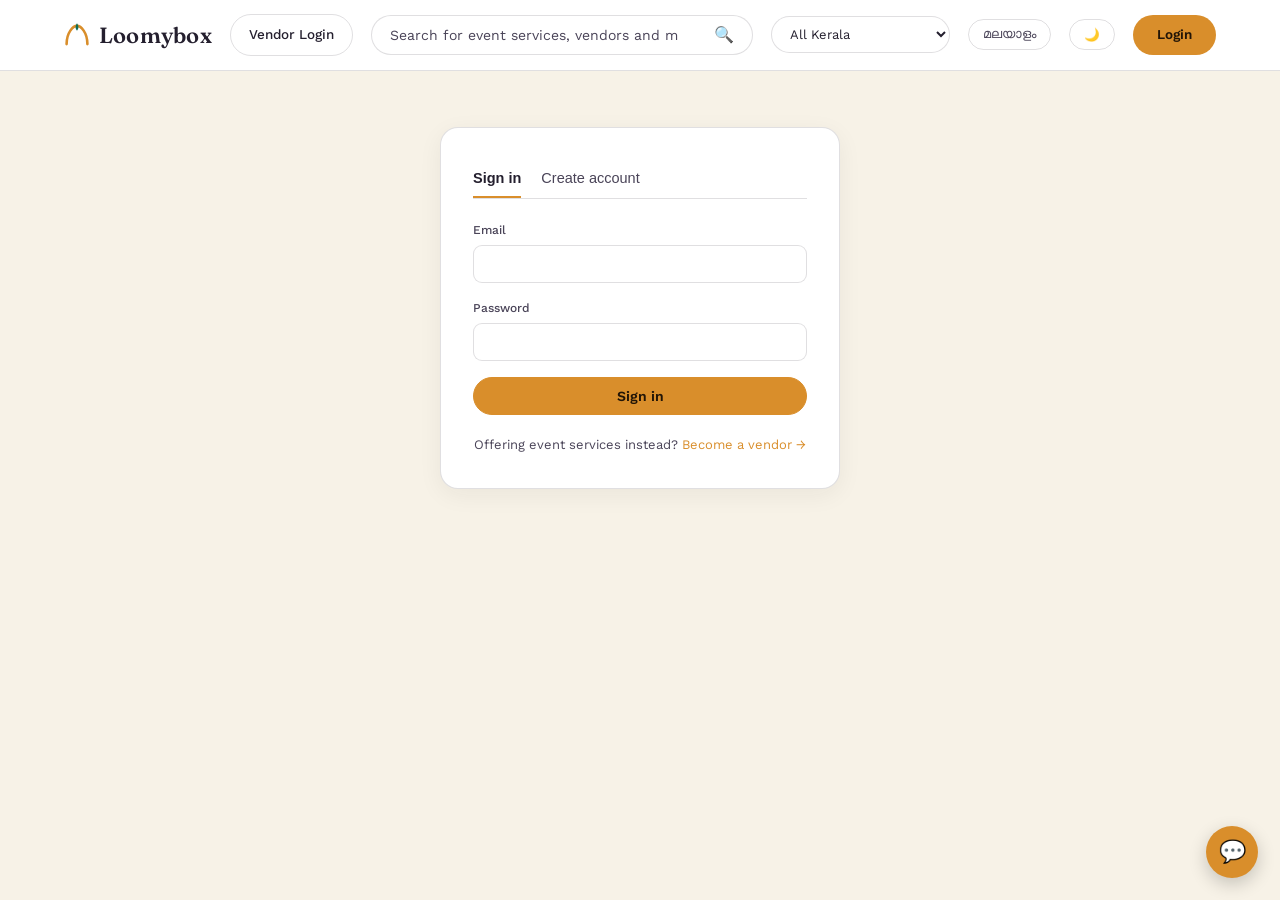
<file: loomybox-frontend/customer-auth.html>
<!DOCTYPE html>
<html lang="en">
<head>
<meta charset="UTF-8">
<meta name="viewport" content="width=device-width, initial-scale=1.0">
<title>Sign in — Loomybox.com</title>
<link rel="stylesheet" href="assets/style.css">
</head>
<body>

<header><div class="header-inner" id="site-nav"></div></header>

<div class="auth-box">
  <div class="auth-toggle">
    <button id="tab-login" class="active" onclick="showTab('login')">Sign in</button>
    <button id="tab-register" onclick="showTab('register')">Create account</button>
  </div>

  <form id="login-form">
    <div class="field">
      <label>Email</label>
      <input type="email" id="login-email" required style="width:100%">
    </div>
    <div class="field">
      <label>Password</label>
      <input type="password" id="login-password" required style="width:100%">
    </div>
    <button class="btn btn-fill" style="width:100%" type="submit">Sign in</button>
    <div class="error-msg" id="login-error"></div>
  </form>

  <form id="register-form" style="display:none">
    <div class="field">
      <label>Name</label>
      <input type="text" id="register-name" required style="width:100%">
    </div>
    <div class="field">
      <label>Email</label>
      <input type="email" id="register-email" required style="width:100%">
    </div>
    <div class="field">
      <label>Password</label>
      <input type="password" id="register-password" required minlength="6" style="width:100%">
    </div>
    <div class="field">
      <label>WhatsApp number <span style="color:var(--ink-soft);font-weight:400">(optional — get booking updates on WhatsApp)</span></label>
      <input type="tel" id="register-phone" placeholder="+91 98XXXXXXXX" style="width:100%">
    </div>
    <button class="btn btn-fill" style="width:100%" type="submit">Create account</button>
    <div class="error-msg" id="register-error"></div>
  </form>

  <p style="text-align:center;font-size:13px;color:var(--ink-soft);margin-top:20px">
    Offering event services instead? <a href="vendor-auth.html" style="color:var(--rose)">Become a vendor →</a>
  </p>
</div>

<script src="assets/api.js"></script>
<script>
  function showTab(tab) {
    document.getElementById("tab-login").classList.toggle("active", tab === "login");
    document.getElementById("tab-register").classList.toggle("active", tab === "register");
    document.getElementById("login-form").style.display = tab === "login" ? "block" : "none";
    document.getElementById("register-form").style.display = tab === "register" ? "block" : "none";
  }

  function redirectAfterAuth(user) {
    const params = new URLSearchParams(window.location.search);
    const next = params.get("next");
    if (next && user.role === "CUSTOMER") { window.location.href = next; return; }
    if (user.role === "ADMIN") window.location.href = "admin.html";
    else if (user.role === "VENDOR") window.location.href = "vendor-dashboard.html"; // in case an existing vendor signs in here
    else window.location.href = "index.html";
  }

  document.getElementById("login-form").addEventListener("submit", async (e) => {
    e.preventDefault();
    const email = document.getElementById("login-email").value;
    const password = document.getElementById("login-password").value;
    const errEl = document.getElementById("login-error");
    errEl.textContent = "";
    try {
      const data = await apiFetch("/auth/login", { method: "POST", body: JSON.stringify({ email, password }) });
      setSession(data.token, data.user);
      redirectAfterAuth(data.user);
    } catch (err) {
      errEl.textContent = err.message;
    }
  });

  document.getElementById("register-form").addEventListener("submit", async (e) => {
    e.preventDefault();
    const name = document.getElementById("register-name").value;
    const email = document.getElementById("register-email").value;
    const password = document.getElementById("register-password").value;
    const phone = document.getElementById("register-phone").value.trim();
    const errEl = document.getElementById("register-error");
    errEl.textContent = "";
    try {
      const data = await apiFetch("/auth/register", {
        method: "POST",
        body: JSON.stringify({ name, email, password, role: "CUSTOMER", phone: phone || undefined }),
      });
      setSession(data.token, data.user);
      redirectAfterAuth(data.user);
    } catch (err) {
      errEl.textContent = err.message;
    }
  });

  renderNav();
</script>
</body>
</html>
</file>
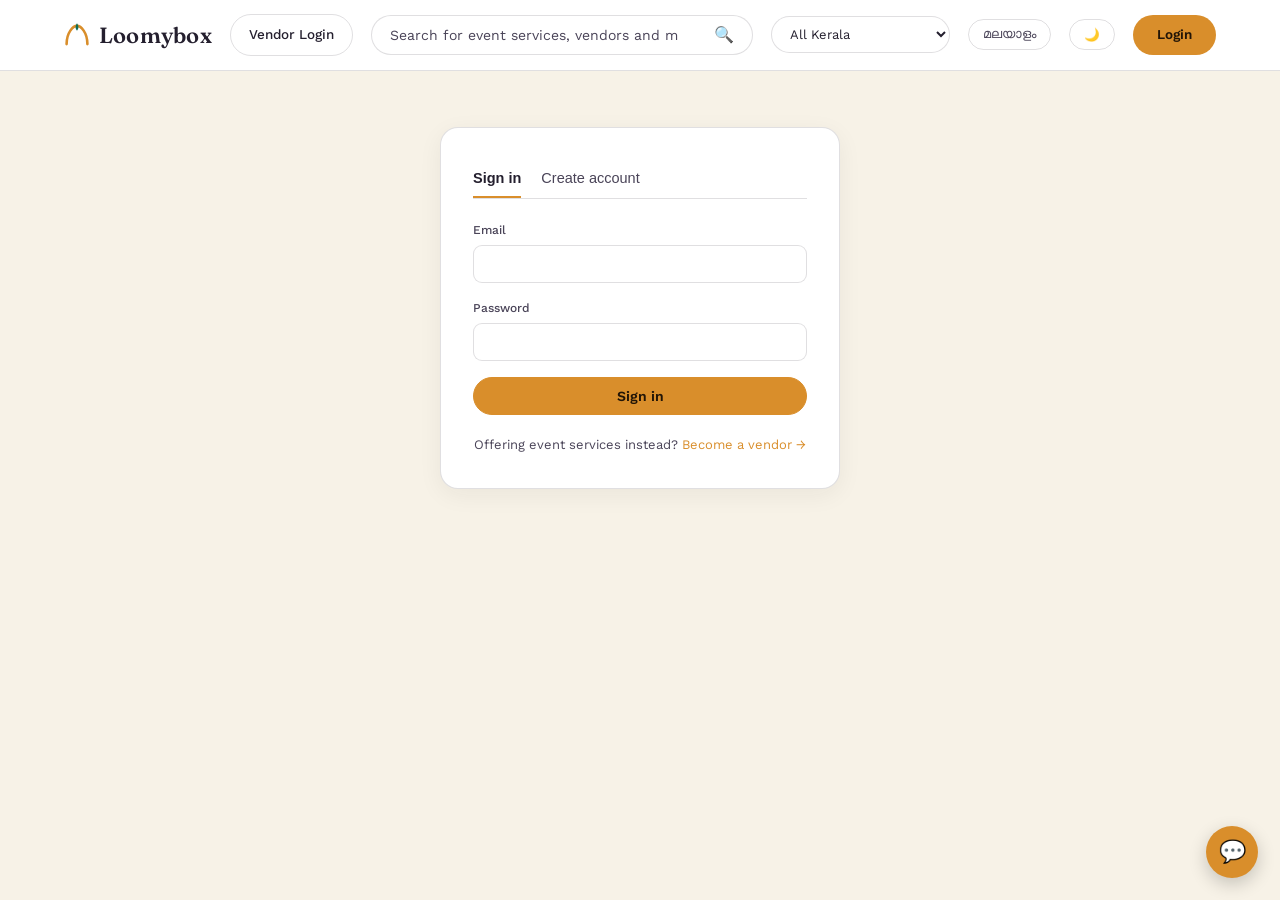
<file: loomybox-frontend/messages.html>
<!DOCTYPE html>
<html lang="en">
<head>
<meta charset="UTF-8">
<meta name="viewport" content="width=device-width, initial-scale=1.0">
<title>Messages — Loomybox.com</title>
<link rel="stylesheet" href="assets/style.css">
</head>
<body>

<header><div class="header-inner" id="site-nav"></div></header>

<div class="wrap page">
  <h1>Messages</h1>
  <div class="msg-layout">
    <div class="msg-convo-list" id="convo-list"></div>
    <div class="msg-thread" id="msg-thread">
      <div style="display:flex;align-items:center;justify-content:center;height:100%;color:var(--ink-soft);font-size:13.5px">
        Select a conversation to start chatting
      </div>
    </div>
  </div>
</div>

<script src="assets/api.js"></script>
<script>
  const user = requireLogin();
  renderNav();

  let conversations = [];
  let activeConvoId = null;
  let pollTimer = null;

  function otherPartyName(convo) {
    return user.role === "CUSTOMER" ? convo.vendor.businessName : convo.customer.name;
  }
  function otherPartyId(convo) {
    // For a customer, the "other party" id to POST to is the vendorId.
    // For a vendor, it's the customer's userId.
    return user.role === "CUSTOMER" ? convo.vendorId : convo.customerId;
  }

  async function loadConversations() {
    conversations = await apiFetch("/messages/conversations");
    const el = document.getElementById("convo-list");
    if (!conversations.length) {
      el.innerHTML = `<div style="padding:20px;font-size:13px;color:var(--ink-soft)">No conversations yet.</div>`;
      return;
    }
    el.innerHTML = conversations.map(c => {
      const last = c.messages[0];
      return `
        <div class="msg-convo-item ${c.id === activeConvoId ? "active" : ""}" onclick="openConvo(${c.id})">
          <h5>${escapeHtml(otherPartyName(c))}</h5>
          <p>${last ? escapeHtml(last.content) : "No messages yet"}</p>
        </div>
      `;
    }).join("");
  }

  async function openConvo(id) {
    activeConvoId = id;
    loadConversations(); // re-render to highlight active
    const convo = conversations.find(c => c.id === id);
    const threadEl = document.getElementById("msg-thread");
    threadEl.innerHTML = `
      <div style="padding:14px 16px;border-bottom:1px solid var(--line);font-weight:600;font-size:14px">${escapeHtml(otherPartyName(convo))}</div>
      <div class="msg-thread-body" id="thread-body">Loading…</div>
      <div class="msg-composer">
        <input type="text" id="thread-input" placeholder="Type a message…">
        <button onclick="sendMessage()">Send</button>
      </div>
    `;
    document.getElementById("thread-input").addEventListener("keydown", (e) => { if (e.key === "Enter") sendMessage(); });
    await loadThread(id);
  }

  async function loadThread(id) {
    const full = await apiFetch(`/messages/conversations/${id}`);
    const body = document.getElementById("thread-body");
    if (!body) return; // user navigated away from this convo
    body.innerHTML = full.messages.map(m => `
      <div class="msg-bubble ${m.senderId === user.id ? "mine" : "theirs"}">
        ${escapeHtml(m.content)}
        <span class="time">${new Date(m.createdAt).toLocaleTimeString([], { hour: "2-digit", minute: "2-digit" })}</span>
      </div>
    `).join("");
    body.scrollTop = body.scrollHeight;
  }

  async function sendMessage() {
    const input = document.getElementById("thread-input");
    const text = input.value.trim();
    if (!text || !activeConvoId) return;
    input.value = "";
    const convo = conversations.find(c => c.id === activeConvoId);
    try {
      await apiFetch(`/messages/to/${otherPartyId(convo)}`, { method: "POST", body: JSON.stringify({ content: text }) });
      loadThread(activeConvoId);
    } catch (err) {
      alert(err.message);
    }
  }

  // If arriving from a "Message vendor" button elsewhere (package.html, bookings.html)
  // with ?with=<vendorId or customerUserId>, start/open that conversation directly.
  async function openFromQueryParam() {
    const params = new URLSearchParams(window.location.search);
    const withId = params.get("with");
    if (!withId) return;
    // Ensure a conversation exists by sending an initial ping only if none exists yet —
    // simplest: try to find it in the loaded list; if absent, the first real message creates it.
    const existing = conversations.find(c => otherPartyId(c) === Number(withId));
    if (existing) { openConvo(existing.id); return; }

    // No conversation yet — show a lightweight composer that creates one on first send.
    const threadEl = document.getElementById("msg-thread");
    threadEl.innerHTML = `
      <div style="padding:14px 16px;border-bottom:1px solid var(--line);font-weight:600;font-size:14px">New message</div>
      <div class="msg-thread-body" id="thread-body"></div>
      <div class="msg-composer">
        <input type="text" id="thread-input" placeholder="Type your first message…">
        <button onclick="sendFirstMessage(${withId})">Send</button>
      </div>
    `;
    document.getElementById("thread-input").addEventListener("keydown", (e) => { if (e.key === "Enter") sendFirstMessage(Number(withId)); });
  }

  async function sendFirstMessage(withId) {
    const input = document.getElementById("thread-input");
    const text = input.value.trim();
    if (!text) return;
    try {
      await apiFetch(`/messages/to/${withId}`, { method: "POST", body: JSON.stringify({ content: text }) });
      await loadConversations();
      const convo = conversations.find(c => otherPartyId(c) === withId);
      if (convo) openConvo(convo.id);
    } catch (err) {
      alert(err.message);
    }
  }

  (async function init() {
    await loadConversations();
    await openFromQueryParam();
    // Light polling so an open thread updates without needing websockets.
    pollTimer = setInterval(() => { if (activeConvoId) loadThread(activeConvoId); loadConversations(); }, 8000);
  })();
</script>
</body>
</html>
</file>
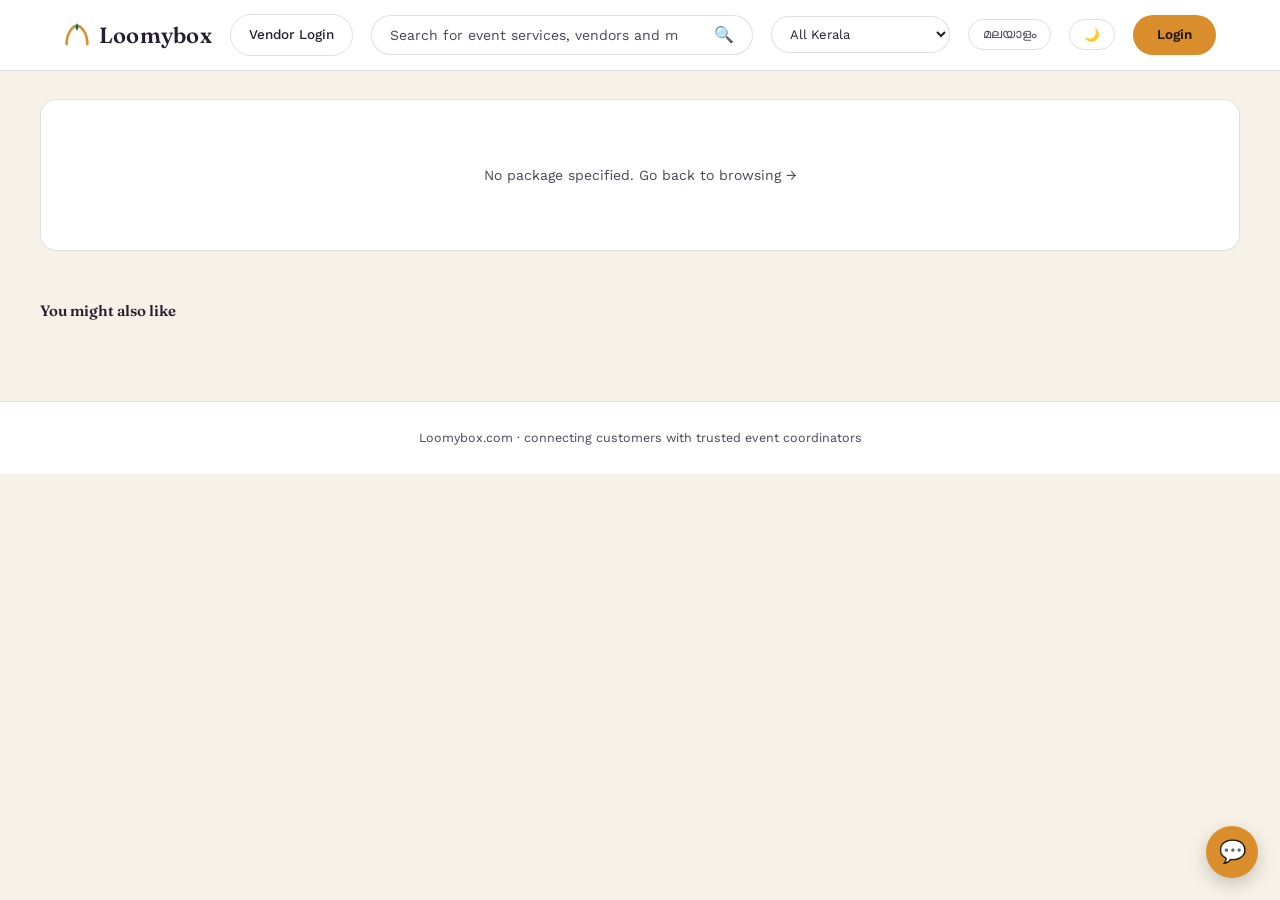
<file: loomybox-frontend/package.html>
<!DOCTYPE html>
<html lang="en">
<head>
<meta charset="UTF-8">
<meta name="viewport" content="width=device-width, initial-scale=1.0">
<title>Package details — Loomybox.com</title>
<link rel="stylesheet" href="assets/style.css">
<style>
  .detail-layout{display:grid;grid-template-columns:420px 1fr;gap:32px;align-items:start}
  .detail-img{border-radius:14px;overflow:hidden;background:var(--gold-tint);height:380px;display:flex;align-items:center;justify-content:center;font-size:64px}
  .detail-img img{width:100%;height:100%;object-fit:cover}
  .vendor-line{font-size:14px;color:var(--ink-soft);margin:6px 0 10px}
  .detail-desc{font-size:14.5px;color:var(--ink-soft);margin:16px 0;line-height:1.7}
  .review-item{border-bottom:1px solid var(--line);padding:14px 0}
  .review-item:last-child{border-bottom:none}
  .review-item .stars{color:var(--gold-dark);font-size:13px;margin-bottom:4px}
  .review-item .who{font-size:12px;color:var(--ink-soft)}
  @media(max-width:800px){.detail-layout{grid-template-columns:1fr}}
</style>
</head>
<body>

<header><div class="header-inner" id="site-nav"></div></header>

<div class="wrap page">
  <div id="package-detail"></div>

  <div id="reviews-section" style="margin-top:40px"></div>

  <div style="margin-top:48px" id="recommendations-block"></div>

  <div style="margin-top:48px">
    <p class="section-label">You might also like</p>
    <div class="grid" id="suggestions-grid"></div>
  </div>
</div>

<footer>Loomybox.com · connecting customers with trusted event coordinators</footer>

<script src="assets/api.js"></script>
<script>
  const params = new URLSearchParams(window.location.search);
  const packageId = params.get("id");

  if (!packageId) {
    document.getElementById("package-detail").innerHTML = `<div class="empty-state">No package specified. <a href="index.html" style="color:var(--navy)">Go back to browsing →</a></div>`;
  } else {
    loadPackage();
  }

  async function loadPackage() {
    let pkg;
    try {
      pkg = await apiFetch(`/packages/${packageId}`);
    } catch (err) {
      document.getElementById("package-detail").innerHTML = `<div class="empty-state">${err.message}</div>`;
      return;
    }

    let inWishlist = false;
    const user = getUser();
    if (user && user.role === "CUSTOMER") {
      try {
        const wishlist = await apiFetch("/wishlist");
        inWishlist = wishlist.some(w => w.packageId === pkg.id);
      } catch (e) { /* ignore */ }
    }

    document.getElementById("package-detail").innerHTML = `
      <div class="detail-layout">
        <div>
          <div class="gallery-main" id="gallery-main">${pkg.imageUrl ? `<img src="${pkg.imageUrl}" alt="${escapeHtml(pkg.name)}">` : categoryIconSvg(pkg.vendor.category)}</div>
          <div class="gallery-thumbs" id="gallery-thumbs"></div>
        </div>
        <div>
          <div class="cat" style="font-size:12px;text-transform:uppercase;letter-spacing:.04em;color:var(--ink-soft);font-weight:500">${pkg.vendor.category}</div>
          <h1 style="margin:6px 0">${escapeHtml(pkg.name)}</h1>
          <div class="vendor-line">by <strong>${escapeHtml(pkg.vendor.businessName)}</strong> · ${escapeHtml(pkg.vendor.city)}</div>
          <span class="rating-badge">★ ${pkg.vendor.rating.toFixed(1)} (${pkg.vendor.reviewCount} reviews)</span>
          <div class="trust-row">
            <span class="trust-chip verified">✓ Verified vendor</span>
            ${pkg.vendor.respondedQuoteCount > 0 ? `<span class="trust-chip">Usually replies in ${(() => { const m = Math.round(pkg.vendor.totalResponseMinutes / pkg.vendor.respondedQuoteCount); return m < 60 ? m + " min" : Math.round(m / 60) + " hr"; })()}</span>` : ""}
            <span class="trust-chip">${pkg.vendor.completedBookingsCount} completed booking${pkg.vendor.completedBookingsCount === 1 ? "" : "s"}</span>
          </div>
          ${priceRowHtml(pkg)}
          <p class="detail-desc">${escapeHtml(pkg.description || "No description provided by this vendor yet.")}</p>
          <div style="display:flex;gap:10px;max-width:480px">
            <button class="btn btn-fill" style="flex:1" onclick="addToCart(${pkg.id}, this)">Add to cart</button>
            <div class="wishlist-heart ${inWishlist ? "active" : ""}" style="position:static;width:44px;height:44px;font-size:18px" onclick="toggleWishlist(${pkg.id}, this)">♥</div>
            <button class="btn" onclick="messageVendor(${pkg.vendor.id})" title="Ask this vendor a question">💬</button>
            <a class="btn" style="background:#25D366;border-color:#25D366;color:#fff" href="${whatsappShareUrl(pkg)}" target="_blank" rel="noopener" title="Share on WhatsApp">WhatsApp</a>
          </div>
        </div>
      </div>
    `;

    renderGallery(pkg);
    loadReviews(pkg.vendorId);
    loadReviewSummary(pkg.vendorId);
    loadSuggestions();
    loadRecommendations();
  }

  function renderGallery(pkg) {
    const allImages = [pkg.imageUrl, ...(pkg.images || []).map(i => i.imageUrl)].filter(Boolean);
    const thumbsEl = document.getElementById("gallery-thumbs");
    if (allImages.length <= 1) { thumbsEl.innerHTML = ""; return; }
    thumbsEl.innerHTML = allImages.map((url, i) => `<img src="${url}" class="${i === 0 ? "active" : ""}" onclick="setMainImage('${url.replace(/'/g, "\\'")}', this)">`).join("");
  }

  function setMainImage(url, thumbEl) {
    document.getElementById("gallery-main").innerHTML = `<img src="${url}" alt="">`;
    document.querySelectorAll(".gallery-thumbs img").forEach(img => img.classList.remove("active"));
    thumbEl.classList.add("active");
  }

  async function loadReviewSummary(vendorId) {
    try {
      const { summary } = await apiFetch(`/reviews/vendor/${vendorId}/summary`);
      if (!summary) return;
      document.getElementById("reviews-section").insertAdjacentHTML("afterbegin",
        `<div class="plan-advice" style="background:var(--gold-tint);margin-bottom:16px"><strong>What guests are saying:</strong> ${escapeHtml(summary)}</div>`);
    } catch (e) { /* summary not available — skip silently */ }
  }

  async function loadRecommendations() {
    try {
      const recs = await apiFetch(`/packages/${packageId}/recommendations`);
      const block = document.getElementById("recommendations-block");
      if (!recs.length) return;
      block.innerHTML = `
        <p class="section-label">Frequently booked together</p>
        <div class="grid">${recs.map(pkg => `
          <div class="card" style="cursor:pointer" onclick="window.location.href='package.html?id=${pkg.id}'">
            <div class="card-img">${pkg.imageUrl ? `<img src="${pkg.imageUrl}" alt="${escapeHtml(pkg.name)}">` : categoryIconSvg(pkg.vendor.category)}</div>
            <div class="card-body">
              <div class="cat">${pkg.vendor.category} · ${pkg.vendor.city}</div>
              <h4>${escapeHtml(pkg.name)}</h4>
              <span class="rating-badge">★ ${pkg.vendor.rating.toFixed(1)}</span>
              ${priceRowHtml(pkg)}
            </div>
          </div>
        `).join("")}</div>
      `;
    } catch (e) { /* no recommendations yet — skip silently */ }
  }

  function messageVendor(vendorId) {
    const user = getUser();
    if (!user) { window.location.href = "customer-auth.html"; return; }
    if (user.role !== "CUSTOMER") { alert("Only customer accounts can message vendors."); return; }
    // messages.html resolves "with" as the vendorId for a customer sender.
    window.location.href = `messages.html?with=${vendorId}`;
  }

  // Builds a wa.me share link — no API keys needed, this just opens WhatsApp
  // (web or app) with a pre-filled message the customer can send to anyone.
  function whatsappShareUrl(pkg) {
    const text = `Check out "${pkg.name}" by ${pkg.vendor.businessName} on Loomybox — ${formatMoney(pkg.price)}\n${window.location.href}`;
    return `https://wa.me/?text=${encodeURIComponent(text)}`;
  }

  async function loadReviews(vendorId) {
    const reviews = await apiFetch(`/reviews/vendor/${vendorId}`);
    const el = document.getElementById("reviews-section");
    if (!reviews.length) {
      el.innerHTML = `<p class="section-label">Reviews</p><div class="empty-state">No reviews yet for this vendor.</div>`;
      return;
    }
    el.innerHTML = `
      <p class="section-label">Reviews (${reviews.length})</p>
      <div class="card" style="padding:8px 20px">
        ${reviews.map(r => `
          <div class="review-item">
            <div class="stars">${"★".repeat(r.rating)}${"☆".repeat(5 - r.rating)}</div>
            <p>${r.comment || ""}</p>
            <div class="who">${r.customer.name}</div>
          </div>
        `).join("")}
      </div>
    `;
  }

  async function loadSuggestions() {
    const suggestions = await apiFetch(`/packages/${packageId}/suggestions`);
    const grid = document.getElementById("suggestions-grid");
    if (!suggestions.length) {
      grid.innerHTML = `<div class="empty-state" style="grid-column:1/-1">No similar packages to suggest right now.</div>`;
      return;
    }
    grid.innerHTML = suggestions.map(pkg => `
      <div class="card" style="cursor:pointer" onclick="window.location.href='package.html?id=${pkg.id}'">
        <div class="card-img">${pkg.imageUrl ? `<img src="${pkg.imageUrl}" alt="${pkg.name}">` : categoryIconSvg(pkg.vendor.category)}</div>
        <div class="card-body">
          <div class="cat">${pkg.vendor.category} · ${pkg.vendor.city}</div>
          <h4>${pkg.name}</h4>
          <span class="rating-badge">★ ${pkg.vendor.rating.toFixed(1)}</span>
          ${priceRowHtml(pkg)}
        </div>
      </div>
    `).join("");
  }

  async function addToCart(pkgId, btn) {
    const user = getUser();
    if (!user) { window.location.href = "customer-auth.html"; return; }
    if (user.role !== "CUSTOMER") { alert("Only customer accounts can add packages to a cart."); return; }
    btn.disabled = true;
    const originalText = btn.textContent;
    btn.textContent = "Adding…";
    try {
      await apiFetch("/cart/items", { method: "POST", body: JSON.stringify({ packageId: pkgId }) });
      btn.textContent = "Added ✓";
      renderNav();
    } catch (err) {
      btn.disabled = false;
      btn.textContent = originalText;
      alert(err.message);
    }
  }

  renderNav();
</script>
</body>
</html>
</file>
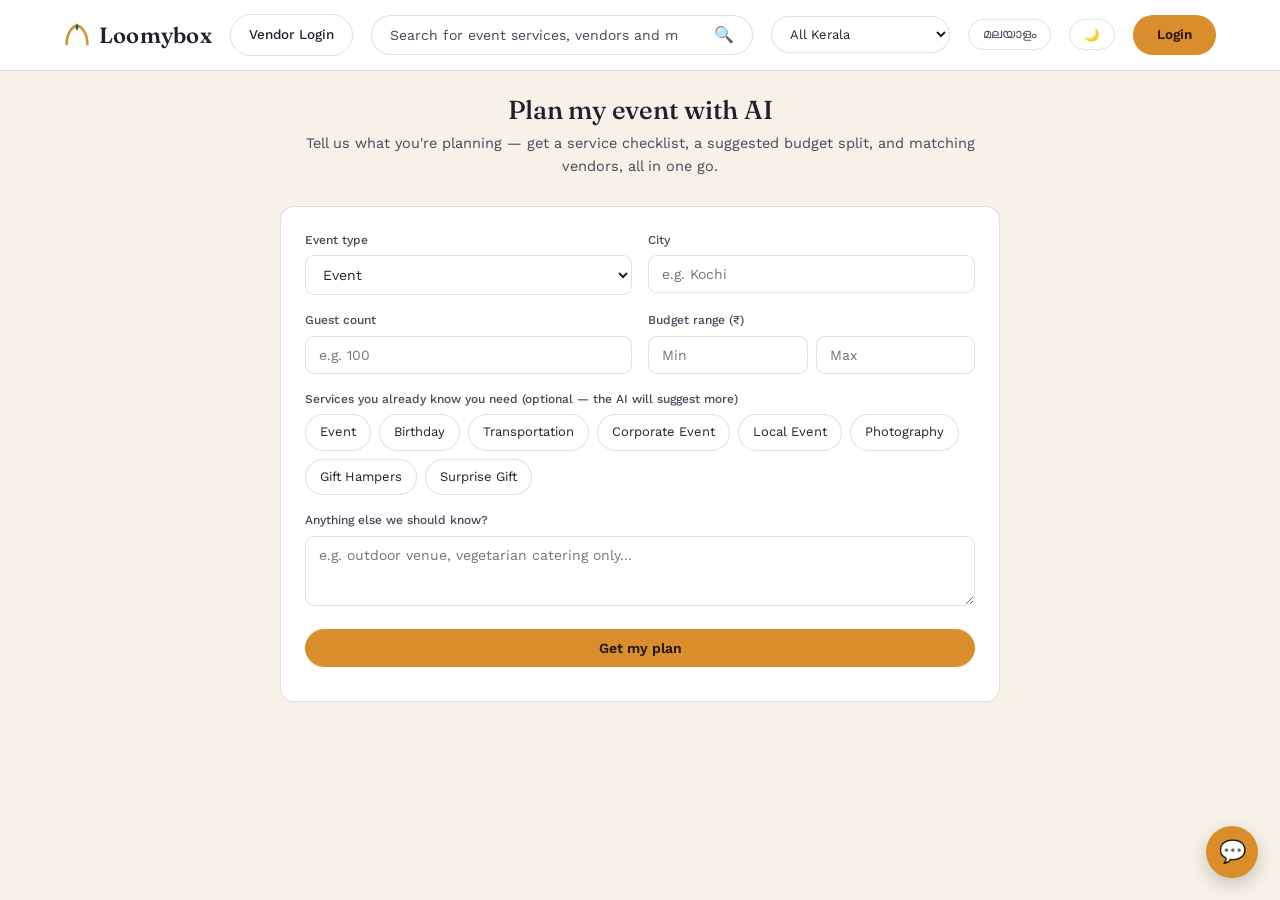
<file: loomybox-frontend/plan.html>
<!DOCTYPE html>
<html lang="en">
<head>
<meta charset="UTF-8">
<meta name="viewport" content="width=device-width, initial-scale=1.0">
<title>Plan my event — Loomybox.com</title>
<link rel="stylesheet" href="assets/style.css">
<style>
  .plan-wrap{max-width:760px;margin:0 auto;padding:24px 20px 60px}
  .plan-intro{text-align:center;margin-bottom:28px}
  .plan-intro h1{font-size:26px;margin-bottom:6px}
  .plan-intro p{color:var(--ink-soft);font-size:14.5px}
  .plan-form{background:var(--card);border:1px solid var(--line);border-radius:14px;padding:24px}
  .plan-row{display:grid;grid-template-columns:1fr 1fr;gap:16px}
  .plan-services{display:flex;flex-wrap:wrap;gap:8px}
  .plan-chip{border:1px solid var(--line);border-radius:20px;padding:7px 14px;font-size:13px;cursor:pointer;user-select:none;background:#fff}
  .plan-chip.active{background:var(--pink);color:#221507;border-color:var(--pink)}
  .plan-loading{text-align:center;padding:36px 0;color:var(--ink-soft);display:none}
  .plan-results{display:none;margin-top:28px}
  .plan-advice{background:var(--pink-tint);border-radius:12px;padding:16px 18px;font-size:14px;margin-bottom:22px;line-height:1.5}
  .checklist-item{border:1px solid var(--line);border-radius:12px;padding:16px 18px;margin-bottom:14px}
  .checklist-item .head{display:flex;justify-content:space-between;align-items:center;margin-bottom:4px}
  .checklist-item .head h4{font-size:15px;text-transform:capitalize}
  .budget-pill{font-size:12px;font-weight:700;color:var(--pink);background:var(--pink-tint);padding:3px 10px;border-radius:10px}
  .checklist-item .why{font-size:13px;color:var(--ink-soft);margin-bottom:12px}
  .match-row{display:flex;gap:10px;overflow-x:auto;padding-bottom:4px}
  .match-card{flex:0 0 150px;border:1px solid var(--line);border-radius:10px;overflow:hidden;cursor:pointer;background:#fff}
  .match-card img{width:100%;height:90px;object-fit:cover;display:block}
  .match-card .mc-body{padding:8px 10px}
  .match-card .mc-body h5{font-size:12.5px;margin-bottom:2px;line-height:1.3}
  .match-card .mc-body .price{font-size:12.5px;font-weight:700;color:var(--pink)}
  .no-match{font-size:13px;color:var(--ink-soft);font-style:italic}
  .quote-cta{margin-top:8px;text-align:center;padding:20px;border:1px dashed var(--line);border-radius:12px}
</style>
</head>
<body>

<header><div class="header-inner" id="site-nav"></div></header>

<div class="plan-wrap">
  <div class="plan-intro">
    <h1>Plan my event with AI</h1>
    <p>Tell us what you're planning — get a service checklist, a suggested budget split, and matching vendors, all in one go.</p>
  </div>

  <form class="plan-form" id="plan-form">
    <div class="plan-row">
      <div class="field">
        <label>Event type</label>
        <select id="pf-eventType" required style="width:100%"></select>
      </div>
      <div class="field">
        <label>City</label>
        <input type="text" id="pf-city" placeholder="e.g. Kochi" style="width:100%">
      </div>
    </div>
    <div class="plan-row">
      <div class="field">
        <label>Guest count</label>
        <input type="number" id="pf-guestCount" min="1" placeholder="e.g. 100" style="width:100%">
      </div>
      <div class="field">
        <label>Budget range (₹)</label>
        <div style="display:flex;gap:8px">
          <input type="number" id="pf-budgetMin" placeholder="Min" style="width:100%">
          <input type="number" id="pf-budgetMax" placeholder="Max" style="width:100%">
        </div>
      </div>
    </div>
    <div class="field">
      <label>Services you already know you need (optional — the AI will suggest more)</label>
      <div class="plan-services" id="pf-services"></div>
    </div>
    <div class="field">
      <label>Anything else we should know?</label>
      <textarea id="pf-notes" rows="3" style="width:100%" placeholder="e.g. outdoor venue, vegetarian catering only..."></textarea>
    </div>
    <button class="btn btn-fill" style="width:100%" type="submit">Get my plan</button>
    <div class="error-msg" id="pf-error"></div>
  </form>

  <div class="plan-loading" id="plan-loading">Thinking through your event…</div>

  <div class="plan-results" id="plan-results">
    <div class="plan-advice" id="plan-advice"></div>
    <div id="checklist-items"></div>
    <div class="quote-cta" id="quote-cta" style="display:none">
      <p style="font-size:13.5px;margin-bottom:10px">
        No ready-made packages matched <strong id="quote-cta-categories"></strong> yet —
        post it as a custom requirement and get quotes directly from vendors.
      </p>
      <button class="btn" id="quote-cta-btn">Request custom quotes</button>
    </div>
  </div>
</div>

<script src="assets/api.js"></script>
<script>
  // Populate event type + service chip options from the shared CATEGORIES list.
  const eventTypeSelect = document.getElementById("pf-eventType");
  eventTypeSelect.innerHTML = CATEGORIES.map(c => `<option value="${c.value}">${c.label}</option>`).join("");

  const servicesEl = document.getElementById("pf-services");
  const selectedServices = new Set();
  servicesEl.innerHTML = CATEGORIES.map(c => `<span class="plan-chip" data-v="${c.value}">${c.label}</span>`).join("");
  servicesEl.querySelectorAll(".plan-chip").forEach(chip => {
    chip.addEventListener("click", () => {
      const v = chip.dataset.v;
      if (selectedServices.has(v)) { selectedServices.delete(v); chip.classList.remove("active"); }
      else { selectedServices.add(v); chip.classList.add("active"); }
    });
  });

  let lastNeedsCustomQuote = [];
  let lastFormValues = {};

  document.getElementById("plan-form").addEventListener("submit", async (e) => {
    e.preventDefault();
    const errEl = document.getElementById("pf-error");
    errEl.textContent = "";

    const body = {
      eventType: eventTypeSelect.value,
      city: document.getElementById("pf-city").value.trim(),
      guestCount: document.getElementById("pf-guestCount").value,
      budgetMin: document.getElementById("pf-budgetMin").value,
      budgetMax: document.getElementById("pf-budgetMax").value,
      servicesNeeded: [...selectedServices].join(", "),
      notes: document.getElementById("pf-notes").value.trim(),
    };
    lastFormValues = body;

    document.getElementById("plan-results").style.display = "none";
    document.getElementById("plan-loading").style.display = "block";

    try {
      const data = await apiFetch("/assistant/plan", { method: "POST", body: JSON.stringify(body) });
      renderResults(data);
    } catch (err) {
      errEl.textContent = err.message || "Something went wrong — please try again.";
    } finally {
      document.getElementById("plan-loading").style.display = "none";
    }
  });

  function matchCardHtml(pkg) {
    return `
      <div class="match-card" onclick="window.location.href='package.html?id=${pkg.id}'">
        ${pkg.imageUrl ? `<img src="${pkg.imageUrl}" alt="${escapeHtml(pkg.name)}">` : `<div style="height:90px;display:flex;align-items:center;justify-content:center;background:var(--pink-tint)">${categoryIconSvg(pkg.vendor.category)}</div>`}
        <div class="mc-body">
          <h5>${escapeHtml(pkg.name)}</h5>
          <span class="price">${formatMoney(pkg.price)}</span>
        </div>
      </div>`;
  }

  function renderResults(data) {
    document.getElementById("plan-advice").textContent = data.advice;

    const itemsEl = document.getElementById("checklist-items");
    itemsEl.innerHTML = data.checklist.map(item => `
      <div class="checklist-item">
        <div class="head">
          <h4>${escapeHtml(item.category.replace("-", " "))}</h4>
          ${item.suggestedBudgetShare ? `<span class="budget-pill">~${item.suggestedBudgetShare}% of budget</span>` : ""}
        </div>
        <div class="why">${escapeHtml(item.why || "")}</div>
        ${item.hasMatches
          ? `<div class="match-row">${item.matches.map(matchCardHtml).join("")}</div>`
          : `<div class="no-match">No ready-made packages found for this yet in your area/budget.</div>`}
      </div>
    `).join("");

    lastNeedsCustomQuote = data.needsCustomQuote || [];
    const ctaEl = document.getElementById("quote-cta");
    if (lastNeedsCustomQuote.length) {
      document.getElementById("quote-cta-categories").textContent =
        lastNeedsCustomQuote.map(c => c.replace("-", " ")).join(", ");
      ctaEl.style.display = "block";
    } else {
      ctaEl.style.display = "none";
    }

    document.getElementById("plan-results").style.display = "block";
  }

  document.getElementById("quote-cta-btn").addEventListener("click", async () => {
    const user = getUser();
    if (!user || user.role !== "CUSTOMER") {
      // Send them to sign in, then bounce back here — plan.html re-reads the
      // last submitted form values from sessionStorage so nothing is lost.
      sessionStorage.setItem("ek_pending_plan", JSON.stringify({ ...lastFormValues, needsCustomQuote: lastNeedsCustomQuote }));
      window.location.href = "customer-auth.html?next=plan.html";
      return;
    }
    await postRequirement();
  });

  async function postRequirement() {
    const btn = document.getElementById("quote-cta-btn");
    btn.disabled = true;
    btn.textContent = "Posting…";
    try {
      await apiFetch("/requirements", {
        method: "POST",
        body: JSON.stringify({
          eventType: lastFormValues.eventType,
          eventDate: new Date(Date.now() + 30 * 86400000).toISOString(), // placeholder — customer can refine later from "My requirements"
          city: lastFormValues.city || "Not specified",
          guestCount: lastFormValues.guestCount || null,
          budgetMin: lastFormValues.budgetMin || null,
          budgetMax: lastFormValues.budgetMax || null,
          servicesNeeded: lastNeedsCustomQuote.join(", "),
          notes: lastFormValues.notes,
        }),
      });
      btn.textContent = "Requirement posted ✓";
      btn.parentElement.insertAdjacentHTML("beforeend",
        `<p style="font-size:12.5px;color:var(--ink-soft);margin-top:8px">Vendors in your area can now send you quotes — check <a href="bookings.html" style="color:var(--pink)">My requirements</a>.</p>`);
    } catch (err) {
      btn.disabled = false;
      btn.textContent = "Request custom quotes";
      alert(err.message || "Couldn't post your requirement — please try again.");
    }
  }

  // If we just came back from signing in mid-flow, restore the plan and
  // finish posting the requirement automatically.
  (async function resumePendingPlan() {
    const pending = sessionStorage.getItem("ek_pending_plan");
    if (!pending) return;
    sessionStorage.removeItem("ek_pending_plan");
    const user = getUser();
    if (!user || user.role !== "CUSTOMER") return;
    const data = JSON.parse(pending);
    lastFormValues = data;
    lastNeedsCustomQuote = data.needsCustomQuote || [];
    if (lastNeedsCustomQuote.length) await postRequirement();
  })();

  renderNav();
</script>
</body>
</html>
</file>
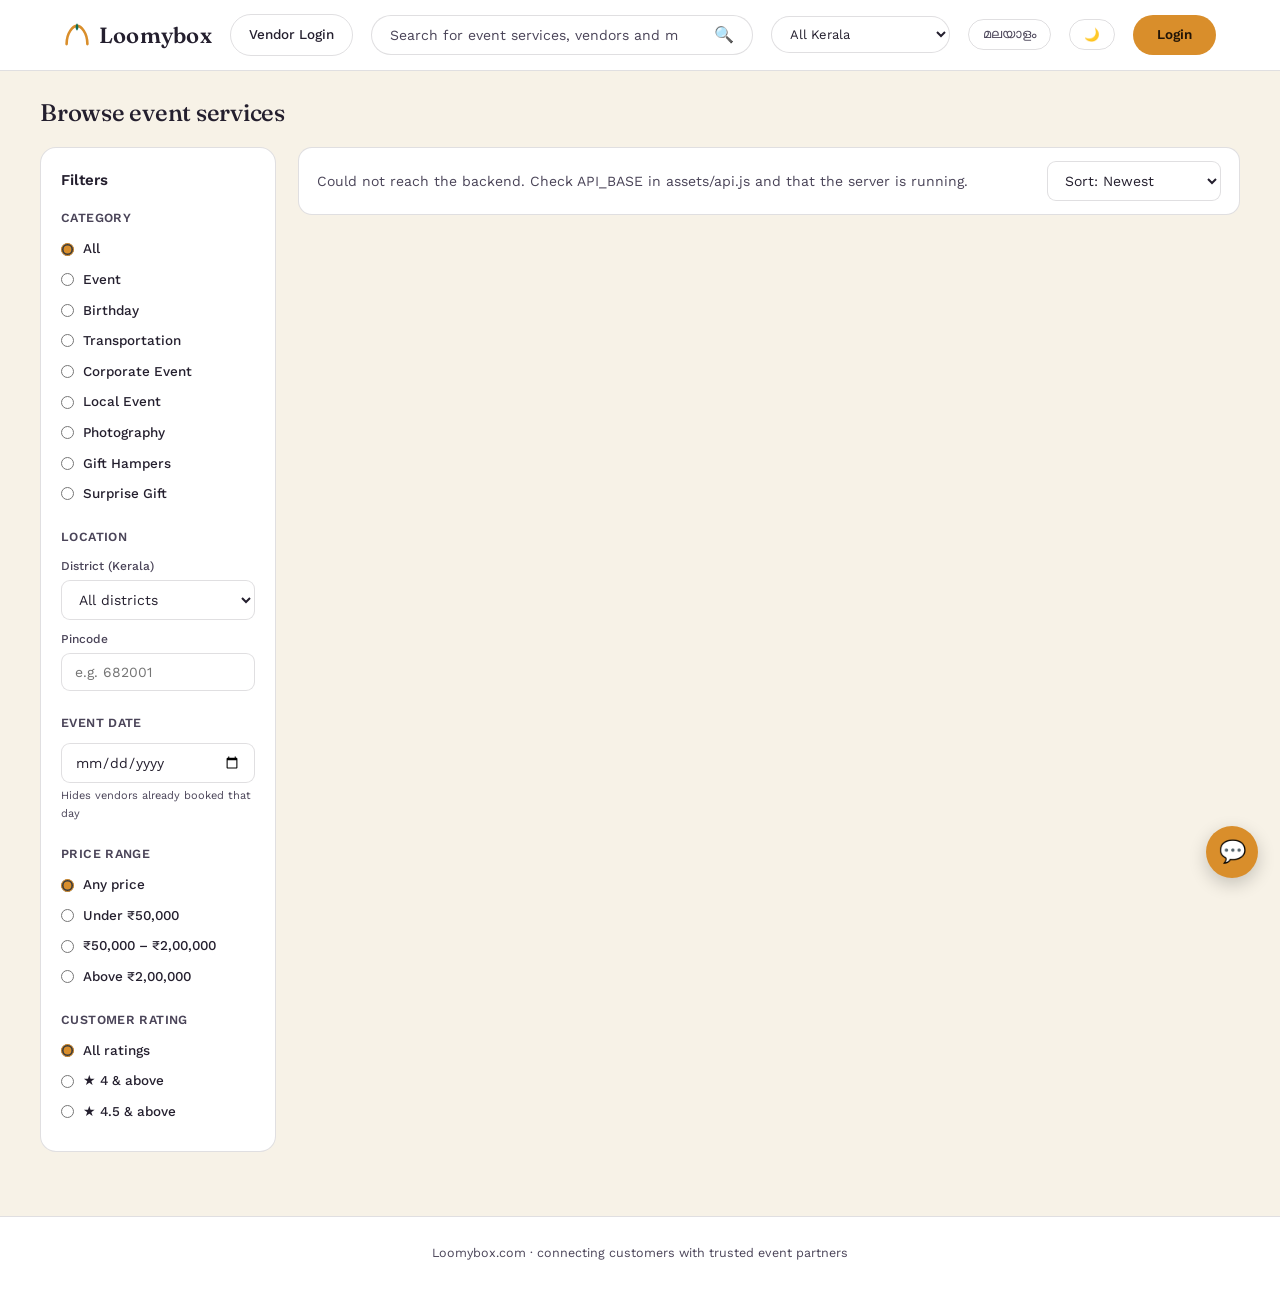
<file: loomybox-frontend/search.html>
<!DOCTYPE html>
<html lang="en">
<head>
<meta charset="UTF-8">
<meta name="viewport" content="width=device-width, initial-scale=1.0">
<title>Search — Loomybox.com</title>
<link rel="stylesheet" href="assets/style.css">
</head>
<body>

<header><div class="header-inner" id="site-nav"></div></header>

<div class="wrap page">
  <h1>Browse event services</h1>

  <div class="shop-layout">
    <aside class="filters-panel">
      <h4>Filters</h4>

      <div class="filter-group">
        <div class="group-title">Category</div>
        <label class="filter-option"><input type="radio" name="cat" onclick="setCategory('')" id="cat-all"> All</label>
        <div id="category-filter-options"></div>
      </div>

      <div class="filter-group">
        <div class="group-title">Location</div>
        <label style="font-size:12px;color:var(--ink-soft);display:block;margin-bottom:4px">District (Kerala)</label>
        <select id="district-select" onchange="setDistrict(this.value)" style="width:100%;margin-bottom:10px">
          <option value="">All districts</option>
        </select>
        <label style="font-size:12px;color:var(--ink-soft);display:block;margin-bottom:4px">Pincode</label>
        <input type="text" id="pincode-input" placeholder="e.g. 682001" style="width:100%" onchange="setPincode(this.value)">
      </div>

      <div class="filter-group">
        <div class="group-title">Event date</div>
        <input type="date" id="date-filter-input" style="width:100%" onchange="setEventDate(this.value)">
        <p style="font-size:11px;color:var(--ink-soft);margin-top:4px">Hides vendors already booked that day</p>
      </div>

      <div class="filter-group">
        <div class="group-title">Price range</div>
        <label class="filter-option"><input type="radio" name="price" onclick="setPrice(0,0)" checked> Any price</label>
        <label class="filter-option"><input type="radio" name="price" onclick="setPrice(0,50000)"> Under ₹50,000</label>
        <label class="filter-option"><input type="radio" name="price" onclick="setPrice(50000,200000)"> ₹50,000 – ₹2,00,000</label>
        <label class="filter-option"><input type="radio" name="price" onclick="setPrice(200000,0)"> Above ₹2,00,000</label>
      </div>

      <div class="filter-group">
        <div class="group-title">Customer rating</div>
        <label class="filter-option"><input type="radio" name="rating" onclick="setRating(0)" checked> All ratings</label>
        <label class="filter-option"><input type="radio" name="rating" onclick="setRating(4)"> ★ 4 & above</label>
        <label class="filter-option"><input type="radio" name="rating" onclick="setRating(4.5)"> ★ 4.5 & above</label>
      </div>
    </aside>

    <div>
      <div class="results-toolbar">
        <span id="results-label">Loading packages…</span>
        <select id="sort-select" onchange="runSearch()">
          <option value="newest">Sort: Newest</option>
          <option value="price_asc">Price: Low to High</option>
          <option value="price_desc">Price: High to Low</option>
          <option value="rating">Customer rating</option>
        </select>
      </div>
      <div class="grid" id="results-grid"></div>
    </div>
  </div>
</div>

<footer>Loomybox.com · connecting customers with trusted event partners</footer>

<script src="assets/api.js"></script>
<script>
  renderNav();

  // Populate category radio buttons and district dropdown from the shared lists in api.js.
  document.getElementById("category-filter-options").innerHTML = CATEGORIES.map(c => `
    <label class="filter-option"><input type="radio" name="cat" onclick="setCategory('${c.value}')" id="cat-${c.value}"> ${c.label}</label>
  `).join("");
  document.getElementById("district-select").innerHTML += KERALA_DISTRICTS.map(d => `<option value="${d}">${d}</option>`).join("");

  let activeCategory = "";
  let priceMin = 0, priceMax = 0;
  let minRating = 0;
  let activeDistrict = localStorage.getItem("ek_district") || "";
  let activePincode = "";
  let activeEventDate = "";

  // Called by the header's location dropdown (see api.js renderLocationPicker) if it's
  // changed while already on this page, so both pickers stay in sync.
  function applyDistrictFilter(district) {
    activeDistrict = district;
    document.getElementById("district-select").value = district;
    runSearch();
  }

  async function renderResults(packages) {
    const grid = document.getElementById("results-grid");
    const label = document.getElementById("results-label");
    label.textContent = packages.length
      ? `${packages.length} result${packages.length === 1 ? "" : "s"}`
      : "";

    if (packages.length === 0) {
      grid.innerHTML = `<div class="empty-state" style="grid-column:1/-1">No packages match these filters. Try widening your search.</div>`;
      return;
    }

    let wishlistIds = new Set();
    const user = getUser();
    if (user && user.role === "CUSTOMER") {
      try {
        const wishlist = await apiFetch("/wishlist");
        wishlistIds = new Set(wishlist.map(w => w.packageId));
      } catch (e) { /* ignore */ }
    }

    grid.innerHTML = packages.map(pkg => `
      <div class="card" style="cursor:pointer" onclick="window.location.href='package.html?id=${pkg.id}'">
        <div class="wishlist-heart ${wishlistIds.has(pkg.id) ? "active" : ""}" onclick="event.stopPropagation(); toggleWishlist(${pkg.id}, this)">♥</div>
        <div class="card-img">${pkg.imageUrl ? `<img src="${pkg.imageUrl}" alt="${pkg.name}">` : categoryIconSvg(pkg.vendor.category)}</div>
        <div class="card-body">
          <div class="cat">${pkg.vendor.category} · ${pkg.vendor.city}</div>
          <h4>${pkg.name}</h4>
          <span class="rating-badge">★ ${pkg.vendor.rating.toFixed(1)}</span>
          <div class="trust-row" style="margin:4px 0">
            <span class="trust-chip verified">✓ Verified</span>
            <span class="trust-chip">${pkg.vendor.completedBookingsCount} done</span>
          </div>
          ${priceRowHtml(pkg)}
          <div class="desc">${pkg.description || pkg.vendor.businessName}</div>
          <button class="btn btn-fill" style="width:100%" onclick="event.stopPropagation(); addToCart(${pkg.id}, this)">Add to cart</button>
        </div>
      </div>
    `).join("");
  }

  async function runSearch() {
    const search = document.getElementById("search-input") ? document.getElementById("search-input").value.trim() : (window._presetSearch || "");
    const sort = document.getElementById("sort-select").value;
    const params = new URLSearchParams();
    if (search) params.set("search", search);
    if (activeCategory) params.set("category", activeCategory);
    if (activeDistrict) params.set("district", activeDistrict);
    if (activePincode) params.set("pincode", activePincode);
    if (activeEventDate) params.set("availableOn", activeEventDate);
    if (priceMin) params.set("minPrice", priceMin);
    if (priceMax) params.set("maxPrice", priceMax);
    if (minRating) params.set("minRating", minRating);
    params.set("sort", sort);

    document.getElementById("results-label").textContent = "Searching…";
    try {
      const packages = await apiFetch(`/packages?${params.toString()}`);
      renderResults(packages);
    } catch (err) {
      document.getElementById("results-label").textContent = err.message;
    }
  }

  function setCategory(cat) { activeCategory = cat; runSearch(); }
  function setDistrict(d) { activeDistrict = d; localStorage.setItem("ek_district", d); runSearch(); }
  function setPincode(p) { activePincode = p.trim(); runSearch(); }
  function setEventDate(d) { activeEventDate = d; runSearch(); }
  function setPrice(min, max) { priceMin = min; priceMax = max; runSearch(); }
  function setRating(r) { minRating = r; runSearch(); }

  async function addToCart(packageId, btn) {
    const user = getUser();
    if (!user) { window.location.href = "customer-auth.html"; return; }
    if (user.role !== "CUSTOMER") { alert("Only customer accounts can add packages to a cart."); return; }
    btn.disabled = true;
    const originalText = btn.textContent;
    btn.textContent = "Adding…";
    try {
      await apiFetch("/cart/items", { method: "POST", body: JSON.stringify({ packageId }) });
      btn.textContent = "Added ✓";
      renderNav();
    } catch (err) {
      btn.disabled = false;
      btn.textContent = originalText;
      alert(err.message);
    }
  }

  // Prefill from the URL (arriving from a category icon, the header search, or a link).
  const urlParams = new URLSearchParams(window.location.search);
  window._presetSearch = urlParams.get("search") || "";
  if (urlParams.get("category")) {
    activeCategory = urlParams.get("category");
    const radio = document.getElementById(`cat-${activeCategory}`);
    if (radio) radio.checked = true;
  } else {
    document.getElementById("cat-all").checked = true;
  }
  if (activeDistrict) document.getElementById("district-select").value = activeDistrict;

  // Add a visible search box at the top of the results column if we don't already have one in the header.
  runSearch();
</script>
</body>
</html>
</file>
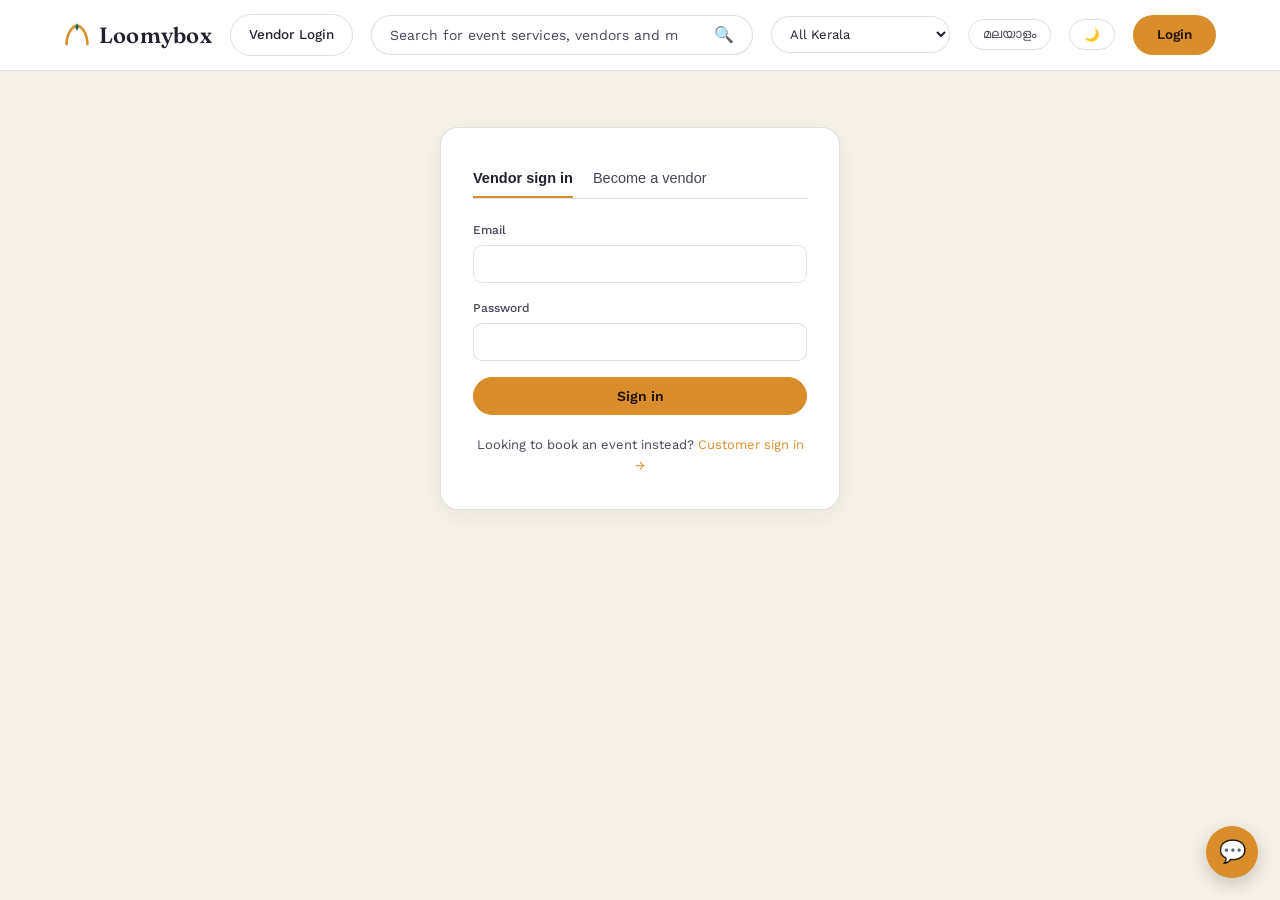
<file: loomybox-frontend/vendor-auth.html>
<!DOCTYPE html>
<html lang="en">
<head>
<meta charset="UTF-8">
<meta name="viewport" content="width=device-width, initial-scale=1.0">
<title>Become a vendor — Loomybox.com</title>
<link rel="stylesheet" href="assets/style.css">
</head>
<body>

<header><div class="header-inner" id="site-nav"></div></header>

<div class="auth-box">
  <div class="auth-toggle">
    <button id="tab-login" class="active" onclick="showTab('login')">Vendor sign in</button>
    <button id="tab-register" onclick="showTab('register')">Become a vendor</button>
  </div>

  <form id="login-form">
    <div class="field">
      <label>Email</label>
      <input type="email" id="login-email" required style="width:100%">
    </div>
    <div class="field">
      <label>Password</label>
      <input type="password" id="login-password" required style="width:100%">
    </div>
    <button class="btn btn-fill" style="width:100%" type="submit">Sign in</button>
    <div class="error-msg" id="login-error"></div>
  </form>

  <form id="register-form" style="display:none">
    <p style="font-size:13px;color:var(--ink-soft);margin-bottom:16px">List your services — events, birthdays, corporate functions, photography, gifting and more. Your account needs a quick approval from our team before it goes live.</p>
    <div class="field">
      <label>Your name</label>
      <input type="text" id="register-name" required style="width:100%">
    </div>
    <div class="field">
      <label>Business email</label>
      <input type="email" id="register-email" required style="width:100%">
    </div>
    <div class="field">
      <label>Password</label>
      <input type="password" id="register-password" required minlength="6" style="width:100%">
    </div>
    <button class="btn btn-fill" style="width:100%" type="submit">Create vendor account</button>
    <div class="error-msg" id="register-error"></div>
  </form>

  <p style="text-align:center;font-size:13px;color:var(--ink-soft);margin-top:20px">
    Looking to book an event instead? <a href="customer-auth.html" style="color:var(--rose)">Customer sign in →</a>
  </p>
</div>

<script src="assets/api.js"></script>
<script>
  function showTab(tab) {
    document.getElementById("tab-login").classList.toggle("active", tab === "login");
    document.getElementById("tab-register").classList.toggle("active", tab === "register");
    document.getElementById("login-form").style.display = tab === "login" ? "block" : "none";
    document.getElementById("register-form").style.display = tab === "register" ? "block" : "none";
  }

  function redirectAfterAuth(user) {
    if (user.role === "ADMIN") window.location.href = "admin.html";
    else if (user.role === "CUSTOMER") window.location.href = "index.html"; // in case an existing customer signs in here
    else window.location.href = "vendor-dashboard.html";
  }

  document.getElementById("login-form").addEventListener("submit", async (e) => {
    e.preventDefault();
    const email = document.getElementById("login-email").value;
    const password = document.getElementById("login-password").value;
    const errEl = document.getElementById("login-error");
    errEl.textContent = "";
    try {
      const data = await apiFetch("/auth/login", { method: "POST", body: JSON.stringify({ email, password }) });
      setSession(data.token, data.user);
      redirectAfterAuth(data.user);
    } catch (err) {
      errEl.textContent = err.message;
    }
  });

  document.getElementById("register-form").addEventListener("submit", async (e) => {
    e.preventDefault();
    const name = document.getElementById("register-name").value;
    const email = document.getElementById("register-email").value;
    const password = document.getElementById("register-password").value;
    const errEl = document.getElementById("register-error");
    errEl.textContent = "";
    try {
      const data = await apiFetch("/auth/register", {
        method: "POST",
        body: JSON.stringify({ name, email, password, role: "VENDOR" }),
      });
      setSession(data.token, data.user);
      redirectAfterAuth(data.user);
    } catch (err) {
      errEl.textContent = err.message;
    }
  });

  renderNav();
</script>
</body>
</html>
</file>
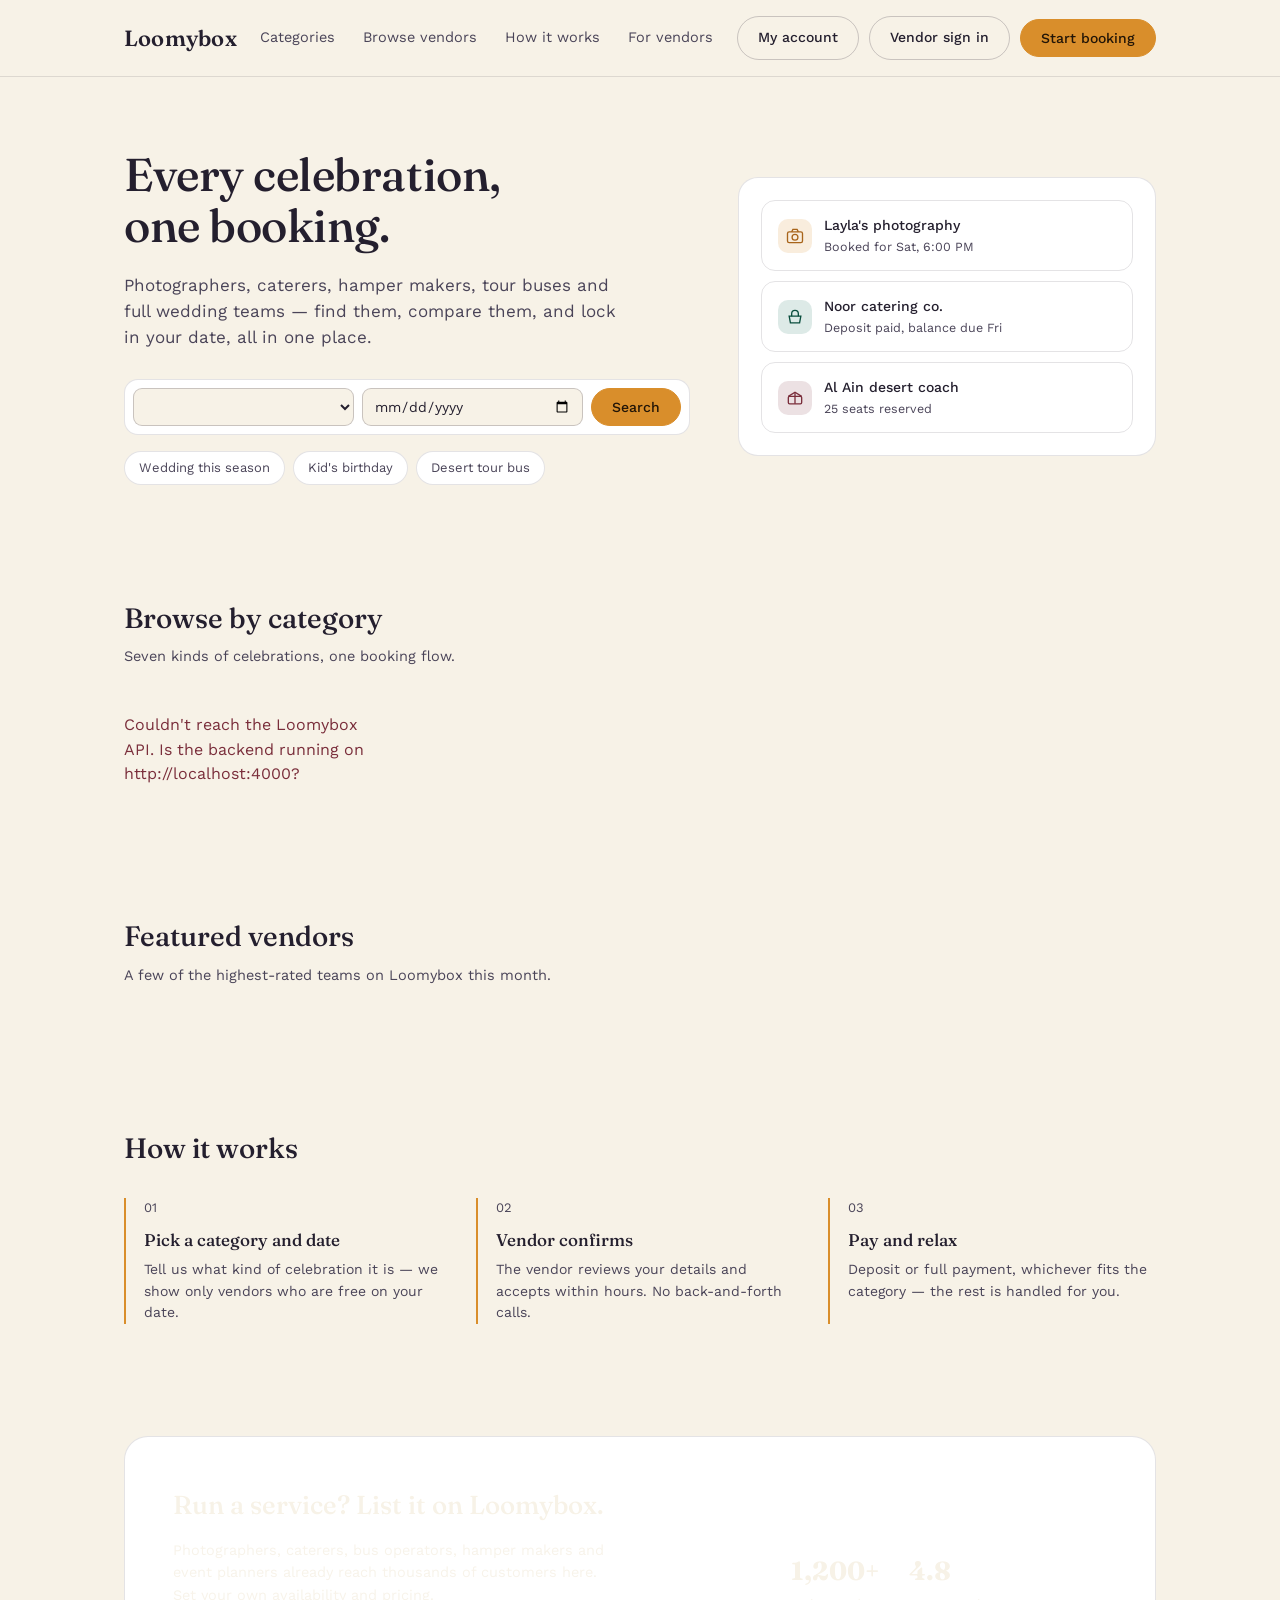
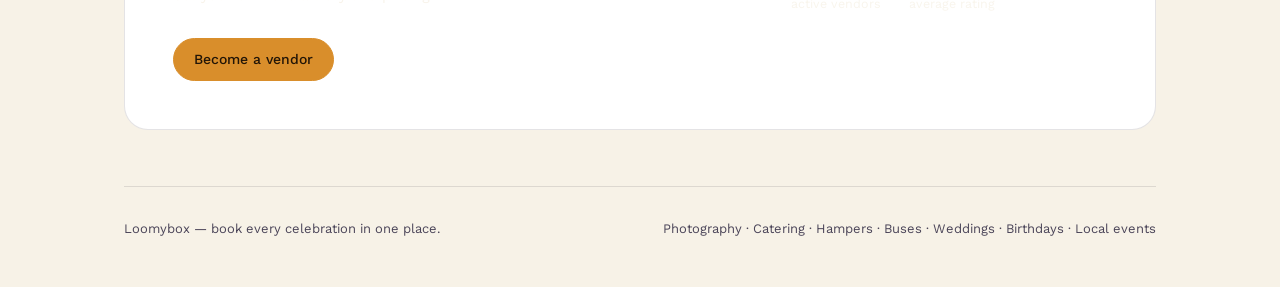
<file: loomybox-frontend/vendor-dashboard.html>
<!DOCTYPE html>
<html lang="en">
<head>
<meta charset="UTF-8">
<meta name="viewport" content="width=device-width, initial-scale=1.0">
<title>My packages — Loomybox.com</title>
<link rel="stylesheet" href="assets/style.css">
</head>
<body>

<header><div class="header-inner" id="site-nav"></div></header>

<section class="page">
  <div class="wrap">
    <h1>Vendor dashboard</h1>
    <p style="margin:-6px 0 16px"><a href="messages.html" style="color:var(--pink);font-size:13.5px;font-weight:500">💬 Messages with customers →</a></p>

    <div id="status-banner"></div>

    <p class="section-label" style="margin-top:24px">Business profile</p>
    <form id="profile-form" style="max-width:480px;margin-bottom:40px">
      <div class="field">
        <label>Business name</label>
        <input type="text" id="p-name" style="width:100%">
      </div>
      <div class="field">
        <label>Category</label>
        <select id="p-category" style="width:100%"></select>
      </div>
      <div class="field">
        <label>City / area</label>
        <input type="text" id="p-city" style="width:100%">
      </div>
      <div class="field">
        <label>District (Kerala)</label>
        <select id="p-district" style="width:100%"></select>
      </div>
      <div class="field">
        <label>Pincode</label>
        <input type="text" id="p-pincode" style="width:100%" placeholder="e.g. 682001">
      </div>
      <div class="field">
        <label>Description</label>
        <textarea id="p-description" rows="3"></textarea>
      </div>
      <button class="btn btn-fill" type="submit">Save profile</button>
      <span class="success-msg" id="profile-saved"></span>
    </form>

    <p class="section-label">Add a new package</p>
    <form id="package-form" style="max-width:480px;margin-bottom:40px">
      <div class="field">
        <label>Package name</label>
        <input type="text" id="pkg-name" placeholder="e.g. Signature package" required style="width:100%">
      </div>
      <div class="field">
        <label>Description</label>
        <textarea id="pkg-description" rows="2" placeholder="What's included"></textarea>
      </div>
      <div class="field">
        <label>Price (₹)</label>
        <input type="number" id="pkg-price" required style="width:100%">
      </div>
      <div class="field">
        <label>Original price (₹) — optional, shows a strikethrough discount</label>
        <input type="number" id="pkg-original-price" style="width:100%" placeholder="Leave blank if there's no discount">
      </div>
      <div class="field">
        <label>Photo (optional)</label>
        <input type="file" id="pkg-image" accept="image/*">
      </div>
      <button class="btn btn-fill" type="submit">Add package</button>
      <div class="error-msg" id="package-error"></div>
    </form>

    <p class="section-label">Your packages</p>
    <div class="grid" id="packages-grid"></div>

    <p class="section-label" style="margin-top:40px">Availability calendar</p>
    <p style="font-size:13px;color:var(--ink-soft);margin-bottom:10px">Block dates you're already committed elsewhere — customers won't see these dates as available when planning around you.</p>
    <div class="avail-form">
      <input type="date" id="avail-date" style="flex:1">
      <input type="text" id="avail-reason" placeholder="Reason (optional)" style="flex:1">
      <button class="btn btn-sm btn-fill" onclick="addBlockedDate()">Block date</button>
    </div>
    <div class="avail-list" id="avail-list"></div>

    <p class="section-label" style="margin-top:40px">Open requirements you can quote</p>
    <p style="font-size:13px;color:var(--ink-soft);margin-bottom:10px">Customers in your city and category looking for custom quotes.</p>
    <div id="open-requirements"></div>

    <p class="section-label" style="margin-top:40px">Recent bookings</p>
    <div id="bookings-list"></div>
  </div>
</section>

<script src="assets/api.js"></script>
<script>
  requireRole("VENDOR");
  renderNav("vendor");

  document.getElementById("p-category").innerHTML = CATEGORIES.map(c => `<option value="${c.value}">${c.label}</option>`).join("") + `<option value="other">Other</option>`;
  document.getElementById("p-district").innerHTML = `<option value="">Select district</option>` + KERALA_DISTRICTS.map(d => `<option value="${d}">${d}</option>`).join("");

  let pendingImageDataUrl = null;

  document.getElementById("pkg-image").addEventListener("change", (e) => {
    const file = e.target.files[0];
    if (!file) { pendingImageDataUrl = null; return; }
    const reader = new FileReader();
    reader.onload = () => { pendingImageDataUrl = reader.result; };
    reader.readAsDataURL(file);
  });

  let myVendorId = null;

  async function loadProfile() {
    const vendor = await apiFetch("/vendors/me/profile");
    myVendorId = vendor.id;
    document.getElementById("p-name").value = vendor.businessName || "";
    document.getElementById("p-category").value = vendor.category || "other";
    document.getElementById("p-city").value = vendor.city || "";
    document.getElementById("p-district").value = vendor.district || "";
    document.getElementById("p-pincode").value = vendor.pincode || "";
    document.getElementById("p-description").value = vendor.description || "";

    const banner = document.getElementById("status-banner");
    if (vendor.status === "PENDING") {
      const steps = [
        { done: !!vendor.description, label: "Add a business description" },
        { done: !!vendor.district, label: "Set your district for local search" },
        { done: vendor.packages.length > 0, label: "Add at least one package" },
        { done: vendor.packages.some(p => p.imageUrl), label: "Add a photo to a package" },
      ];
      banner.innerHTML = `
        <div class="badge pending">Pending approval</div>
        <p style="margin-top:8px;color:var(--ink-soft);font-size:13px">Your account is awaiting admin approval. Complete these while you wait — a fuller profile gets approved and booked faster:</p>
        <div class="onboard-checklist">
          ${steps.map(s => `<div class="onboard-item ${s.done ? "done" : ""}"><span class="tick">${s.done ? "✓" : ""}</span>${s.label}</div>`).join("")}
        </div>
      `;
    } else if (vendor.status === "REJECTED") {
      banner.innerHTML = `<div class="badge cancelled">Not approved</div>`;
    } else {
      const avgResponse = vendor.respondedQuoteCount > 0
        ? Math.round(vendor.totalResponseMinutes / vendor.respondedQuoteCount)
        : null;
      banner.innerHTML = `
        <div class="badge confirmed">Approved · ★ ${vendor.rating.toFixed(1)} (${vendor.reviewCount} reviews)</div>
        <div class="trust-row">
          <span class="trust-chip verified">✓ Verified vendor</span>
          ${avgResponse != null ? `<span class="trust-chip">Usually replies in ${avgResponse < 60 ? avgResponse + " min" : Math.round(avgResponse / 60) + " hr"}</span>` : ""}
          <span class="trust-chip">${vendor.completedBookingsCount} completed booking${vendor.completedBookingsCount === 1 ? "" : "s"}</span>
        </div>
      `;
    }
    renderPackages(vendor.packages, vendor.category);
    loadAvailability();
    loadOpenRequirements(vendor.category, vendor.city);
  }

  function renderPackages(packages, category) {
    const grid = document.getElementById("packages-grid");
    if (!packages.length) {
      grid.innerHTML = `<div class="empty-state" style="grid-column:1/-1">No packages yet — add your first one above.</div>`;
      return;
    }
    grid.innerHTML = packages.map(pkg => `
      <div class="card">
        <div class="card-img">${pkg.imageUrl ? `<img src="${pkg.imageUrl}" alt="${pkg.name}">` : categoryIconSvg(category)}</div>
        <div class="card-body">
          <h4>${pkg.name}</h4>
          <div class="desc">${pkg.description || ""}</div>
          ${priceRowHtml(pkg)}
          <div class="mini-gallery" id="gallery-${pkg.id}">Loading photos…</div>
          <div style="display:flex;gap:6px;margin:8px 0">
            <input type="file" id="gallery-input-${pkg.id}" accept="image/*" style="font-size:11px;flex:1">
            <button class="btn btn-sm" onclick="addGalleryPhoto(${pkg.id})">+ Photo</button>
          </div>
          <div style="display:flex;gap:8px">
            <button class="btn btn-sm" style="flex:1" onclick="editPrice(${pkg.id}, ${pkg.price}, ${pkg.originalPrice || 0})">Edit price</button>
            <button class="btn btn-sm btn-outline-danger" style="flex:1" onclick="deletePackage(${pkg.id})">Delete</button>
          </div>
        </div>
      </div>
    `).join("");
    packages.forEach(pkg => loadGallery(pkg.id));
  }

  // ---- Package photo gallery (beyond the single cover image) ----
  async function loadGallery(packageId) {
    try {
      const pkg = await apiFetch(`/packages/${packageId}`);
      const el = document.getElementById(`gallery-${packageId}`);
      if (!el) return;
      if (!pkg.images.length) { el.innerHTML = `<span style="font-size:11.5px;color:var(--ink-soft)">No extra photos yet</span>`; return; }
      el.innerHTML = pkg.images.map(img => `
        <div class="thumb-wrap">
          <img src="${img.imageUrl}" alt="">
          <button class="thumb-remove" onclick="removeGalleryPhoto(${packageId}, ${img.id})">×</button>
        </div>
      `).join("");
    } catch (e) { /* package might be pending-approval-invisible; ignore */ }
  }

  function addGalleryPhoto(packageId) {
    const input = document.getElementById(`gallery-input-${packageId}`);
    const file = input.files[0];
    if (!file) { alert("Choose a photo first"); return; }
    const reader = new FileReader();
    reader.onload = async () => {
      try {
        await apiFetch(`/vendors/me/packages/${packageId}/images`, { method: "POST", body: JSON.stringify({ imageUrl: reader.result }) });
        input.value = "";
        loadGallery(packageId);
      } catch (err) { alert(err.message); }
    };
    reader.readAsDataURL(file);
  }

  async function removeGalleryPhoto(packageId, imageId) {
    try {
      await apiFetch(`/vendors/me/packages/${packageId}/images/${imageId}`, { method: "DELETE" });
      loadGallery(packageId);
    } catch (err) { alert(err.message); }
  }

  // ---- Availability calendar (blocked dates) ----
  async function loadAvailability() {
    if (!myVendorId) return;
    const dates = await apiFetch(`/vendors/${myVendorId}/availability`);
    const el = document.getElementById("avail-list");
    if (!dates.length) { el.innerHTML = `<span style="font-size:12.5px;color:var(--ink-soft)">No dates blocked — you appear available every day.</span>`; return; }
    el.innerHTML = dates.map(d => `
      <div class="avail-chip">
        ${new Date(d.date).toLocaleDateString()} ${d.reason ? "· " + escapeHtml(d.reason) : ""}
        <button onclick="removeBlockedDate(${d.id})">×</button>
      </div>
    `).join("");
  }

  async function addBlockedDate() {
    const date = document.getElementById("avail-date").value;
    const reason = document.getElementById("avail-reason").value.trim();
    if (!date) { alert("Pick a date first"); return; }
    try {
      await apiFetch("/vendors/me/availability", { method: "POST", body: JSON.stringify({ date, reason: reason || undefined }) });
      document.getElementById("avail-date").value = "";
      document.getElementById("avail-reason").value = "";
      loadAvailability();
    } catch (err) { alert(err.message); }
  }

  async function removeBlockedDate(id) {
    try {
      await apiFetch(`/vendors/me/availability/${id}`, { method: "DELETE" });
      loadAvailability();
    } catch (err) { alert(err.message); }
  }

  // ---- Open requirements this vendor can quote on ----
  async function loadOpenRequirements() {
    const el = document.getElementById("open-requirements");
    try {
      const requirements = await apiFetch("/requirements/open");
      if (!requirements.length) {
        el.innerHTML = `<div class="empty-state">No open requirements matching your category/city right now.</div>`;
        return;
      }
      el.innerHTML = requirements.map(r => `
        <div class="requirement-card">
          <div style="display:flex;justify-content:space-between;flex-wrap:wrap;gap:10px">
            <div>
              <h4 style="font-size:14.5px;font-weight:600">${escapeHtml(r.eventType)} in ${escapeHtml(r.city)}</h4>
              <p style="font-size:12.5px;color:var(--ink-soft)">
                ${r.guestCount ? r.guestCount + " guests · " : ""}${r.budgetMin || r.budgetMax ? `Budget ₹${(r.budgetMin || 0).toLocaleString("en-IN")}–₹${(r.budgetMax || 0).toLocaleString("en-IN")}` : "Budget not specified"}
                · Event date ${new Date(r.eventDate).toLocaleDateString()}
              </p>
              ${r.servicesNeeded ? `<p style="font-size:12.5px;margin-top:4px">Needs: ${escapeHtml(r.servicesNeeded)}</p>` : ""}
              ${r.notes ? `<p style="font-size:12.5px;color:var(--ink-soft);margin-top:4px">"${escapeHtml(r.notes)}"</p>` : ""}
            </div>
          </div>
          <div style="display:flex;gap:8px;margin-top:10px">
            <input type="number" id="quote-price-${r.id}" placeholder="Your price (₹)" style="flex:1">
            <input type="text" id="quote-msg-${r.id}" placeholder="Message (optional)" style="flex:2">
            <button class="btn btn-sm btn-fill" onclick="sendQuote(${r.id})">Send quote</button>
          </div>
        </div>
      `).join("");
    } catch (err) {
      el.innerHTML = `<div class="empty-state">${err.message}</div>`;
    }
  }

  async function sendQuote(requirementId) {
    const price = document.getElementById(`quote-price-${requirementId}`).value;
    const message = document.getElementById(`quote-msg-${requirementId}`).value.trim();
    if (!price) { alert("Enter a price for your quote"); return; }
    try {
      await apiFetch("/quotes", { method: "POST", body: JSON.stringify({ requirementId, price: Number(price), message: message || undefined }) });
      alert("Quote sent!");
      loadOpenRequirements();
    } catch (err) { alert(err.message); }
  }

  async function editPrice(packageId, currentPrice, currentOriginal) {
    const newPrice = prompt("New price (₹):", currentPrice);
    if (newPrice === null) return;
    const newOriginal = prompt("Original price (₹) — leave as 0 for no discount:", currentOriginal || 0);
    if (newOriginal === null) return;
    try {
      await apiFetch(`/vendors/me/packages/${packageId}`, {
        method: "PUT",
        body: JSON.stringify({ price: Number(newPrice), originalPrice: Number(newOriginal) || null }),
      });
      loadProfile();
    } catch (err) {
      alert(err.message);
    }
  }

  async function deletePackage(packageId) {
    if (!confirm("Remove this package? Customers won't be able to book it anymore.")) return;
    try {
      await apiFetch(`/vendors/me/packages/${packageId}`, { method: "DELETE" });
      loadProfile();
    } catch (err) {
      alert(err.message);
    }
  }

  document.getElementById("profile-form").addEventListener("submit", async (e) => {
    e.preventDefault();
    try {
      await apiFetch("/vendors/me", {
        method: "PUT",
        body: JSON.stringify({
          businessName: document.getElementById("p-name").value,
          category: document.getElementById("p-category").value,
          city: document.getElementById("p-city").value,
          district: document.getElementById("p-district").value,
          pincode: document.getElementById("p-pincode").value,
          description: document.getElementById("p-description").value,
        }),
      });
      document.getElementById("profile-saved").textContent = "Saved ✓";
      setTimeout(() => (document.getElementById("profile-saved").textContent = ""), 2000);
    } catch (err) {
      alert(err.message);
    }
  });

  document.getElementById("package-form").addEventListener("submit", async (e) => {
    e.preventDefault();
    const errEl = document.getElementById("package-error");
    errEl.textContent = "";
    try {
      const originalPriceVal = document.getElementById("pkg-original-price").value;
      await apiFetch("/vendors/me/packages", {
        method: "POST",
        body: JSON.stringify({
          name: document.getElementById("pkg-name").value,
          description: document.getElementById("pkg-description").value,
          price: Number(document.getElementById("pkg-price").value),
          originalPrice: originalPriceVal ? Number(originalPriceVal) : null,
          imageUrl: pendingImageDataUrl,
        }),
      });
      e.target.reset();
      pendingImageDataUrl = null;
      loadProfile();
    } catch (err) {
      errEl.textContent = err.message;
    }
  });

  async function loadBookings() {
    const bookings = await apiFetch("/bookings/mine");
    const list = document.getElementById("bookings-list");
    if (!bookings.length) {
      list.innerHTML = `<div class="empty-state">No bookings yet.</div>`;
      return;
    }
    list.innerHTML = bookings.map(b => `
      <div class="list-item">
        <div class="info">
          <h4>Booking #${b.id}</h4>
          <p>${formatMoney(b.totalAmount)} total ${b.eventDate ? "· " + new Date(b.eventDate).toLocaleDateString() : ""}</p>
        </div>
        <div style="display:flex;align-items:center;gap:10px">
          <span class="badge ${b.status.toLowerCase().replace('_payment','')}">${b.status.replace("_", " ")}</span>
          ${b.status === "CONFIRMED" ? `<button class="btn btn-sm" onclick="markComplete(${b.id})">Mark event complete</button>` : ""}
        </div>
      </div>
    `).join("");
  }

  async function markComplete(bookingId) {
    if (!confirm("Mark this event as delivered? This lets the platform release your payout.")) return;
    try {
      await apiFetch(`/bookings/${bookingId}/complete`, { method: "POST" });
      loadBookings();
    } catch (err) {
      alert(err.message);
    }
  }

  loadProfile();
  loadBookings();
</script>
</body>
</html>
</file>
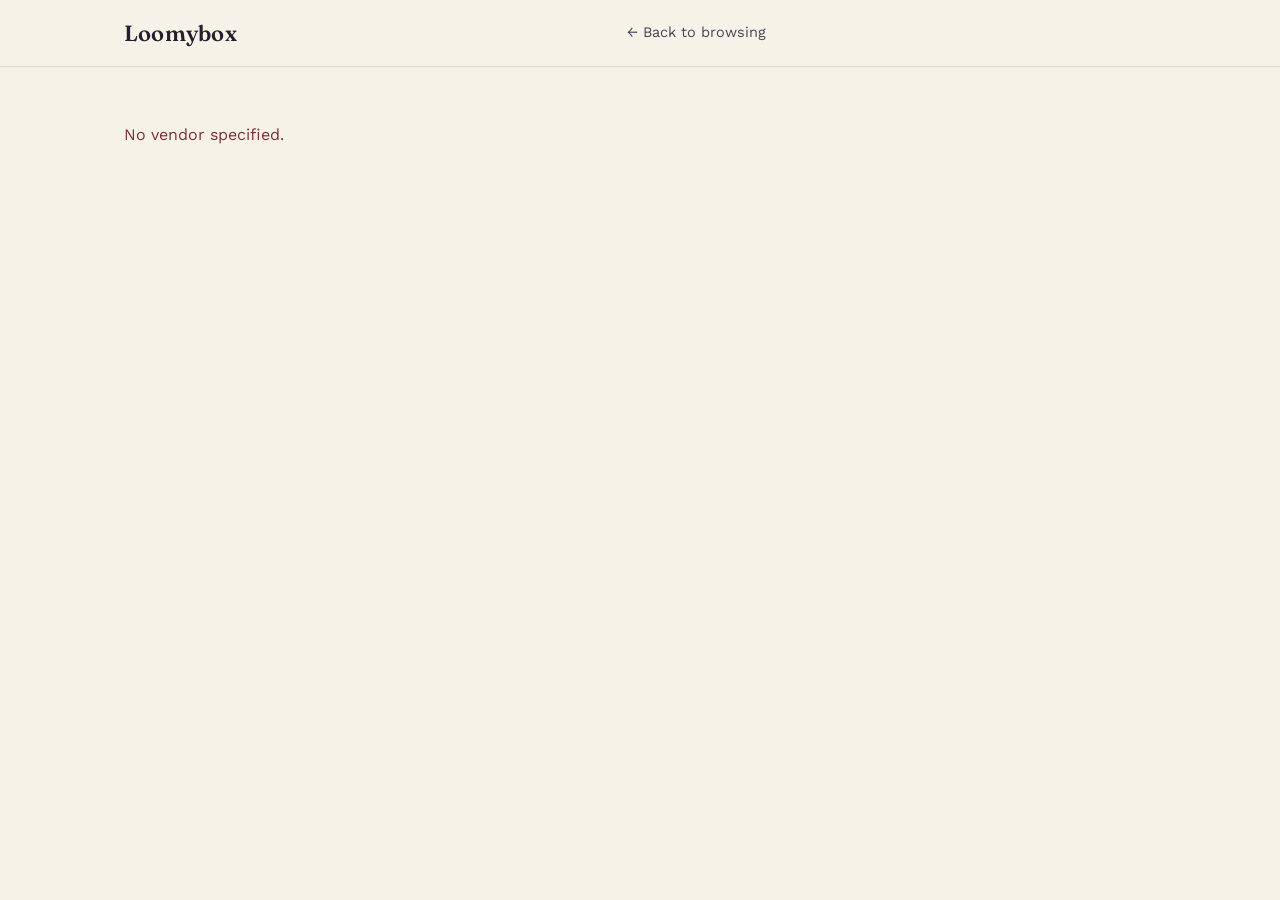
<file: loomybox-frontend/vendor-profile.html>
<!DOCTYPE html>
<html lang="en">
<head>
<meta charset="UTF-8">
<meta name="viewport" content="width=device-width, initial-scale=1, viewport-fit=cover">
<title>Loomybox — vendor profile</title>
<link rel="preconnect" href="https://fonts.googleapis.com">
<link rel="preconnect" href="https://fonts.gstatic.com" crossorigin>
<link href="https://fonts.googleapis.com/css2?family=Fraunces:opsz,wght@9..144,400;9..144,500;9..144,600&family=Work+Sans:wght@400;500;600&display=swap" rel="stylesheet">
<link rel="stylesheet" href="css/styles.css">
<style>
.profile-hero { display: grid; grid-template-columns: 220px 1fr; gap: 24px; padding: 40px 0; align-items: start; }
@media (max-width: 720px) { .profile-hero { grid-template-columns: 1fr; } }
.profile-avatar { height: 160px; border-radius: 18px; background: linear-gradient(135deg, var(--marigold) 0%, var(--wine) 100%); }
.profile-name { font-size: 30px; margin-bottom: 4px; }
.profile-meta { color: var(--ink-soft); font-size: 14px; margin-bottom: 16px; }
.gallery { display: grid; grid-template-columns: repeat(3, 1fr); gap: 10px; margin: 20px 0; }
.gallery div { height: 90px; border-radius: 12px; background: var(--card); border: 0.5px solid var(--line); }
</style>
</head>
<body>

<nav>
  <div class="nav-inner">
    <a href="index.html" style="text-decoration:none;"><div class="logo">Loomybox</div></a>
    <div class="nav-links"><a href="index.html">← Back to browsing</a></div>
    <div class="nav-cta"></div>
  </div>
</nav>

<div class="wrap">
  <div id="profile-content">
    <p style="padding:40px 0;color:var(--ink-soft);">Loading vendor…</p>
  </div>
</div>

<div class="modal-overlay" id="modal-overlay">
  <div class="modal">
    <div id="modal-form-view">
      <div class="modal-head">
        <h3>Request a booking</h3>
        <button class="modal-close" aria-label="Close" onclick="closeModal()">&times;</button>
      </div>
      <p class="modal-sub" id="modal-sub">Tell us the details and the vendor will confirm within 24 hours.</p>
      <div class="row2">
        <div class="field"><label class="field-label">Your name</label><input type="text" id="modal-name" placeholder="Full name"></div>
        <div class="field"><label class="field-label">Email</label><input type="email" id="modal-email" placeholder="you@example.com"></div>
      </div>
      <div class="row2">
        <div class="field"><label class="field-label">Date</label><input type="date" id="modal-date"></div>
        <div class="field"><label class="field-label">Time</label><input type="time" id="modal-time"></div>
      </div>
      <div id="dynamic-fields"></div>
      <div class="note" id="payment-note"></div>
      <div id="form-error"></div>
      <button class="btn btn-primary" style="width:100%;" onclick="submitBooking()">Request booking</button>
    </div>
    <div id="modal-confirm-view" style="display:none;">
      <div class="confirm-view">
        <svg class="confirm-icon" viewBox="0 0 24 24" fill="none" stroke="currentColor" stroke-width="1.6"><circle cx="12" cy="12" r="10"/><path d="M8 12.5l2.5 2.5L16 9"/></svg>
        <h3 style="margin-bottom:8px;">Request sent</h3>
        <p class="modal-sub" id="confirm-text">The vendor usually responds within a few hours.</p>
        <button class="btn btn-primary" style="margin-top:8px;" onclick="closeModal()">Done</button>
      </div>
    </div>
  </div>
</div>

<script src="js/api.js"></script>
<script src="js/category-meta.js"></script>
<script src="js/vendor-profile.js"></script>
</body>
</html>
</file>
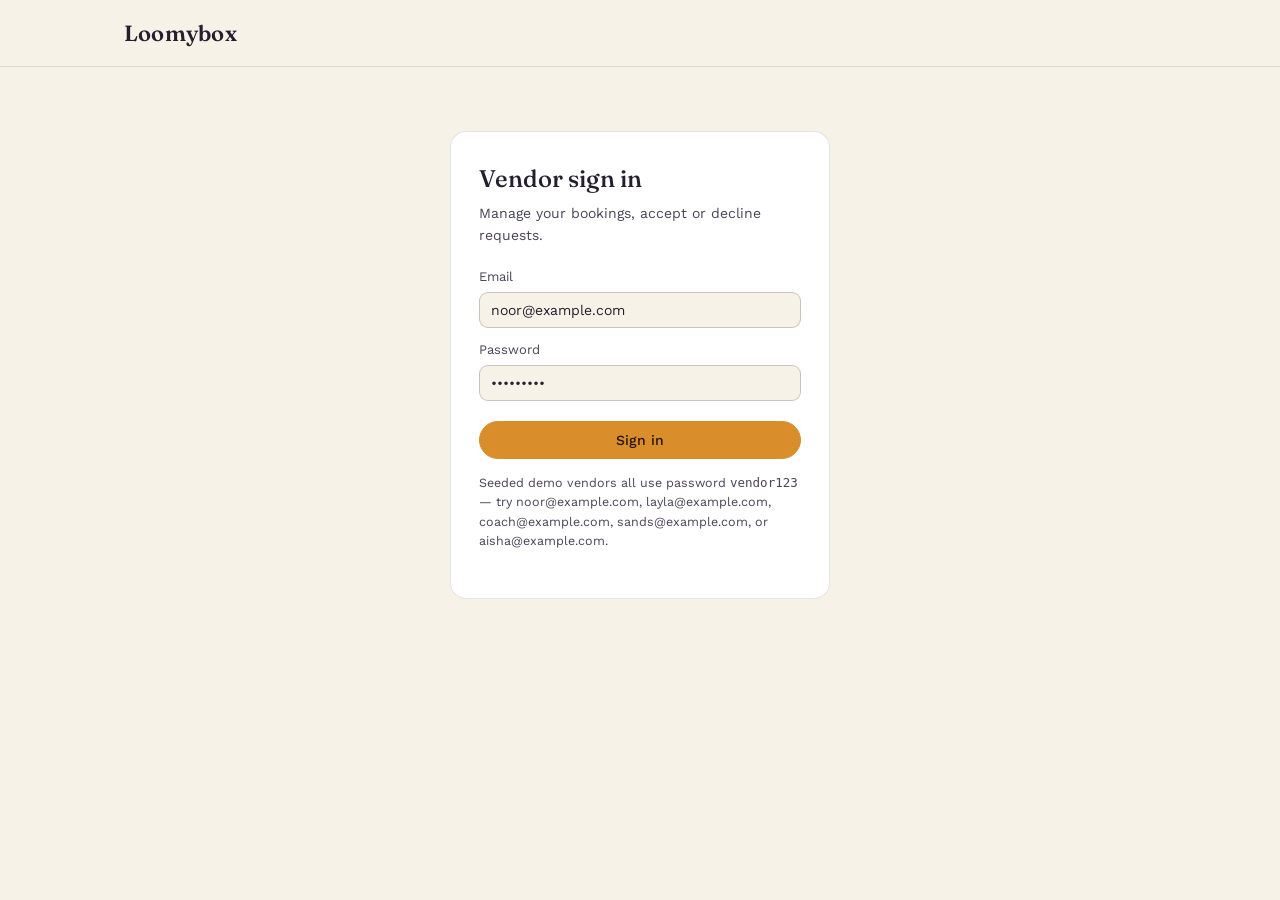
<file: loomybox-frontend/vendor.html>
<!DOCTYPE html>
<html lang="en">
<head>
<meta charset="UTF-8">
<meta name="viewport" content="width=device-width, initial-scale=1, viewport-fit=cover">
<title>Loomybox for vendors</title>
<link rel="preconnect" href="https://fonts.googleapis.com">
<link rel="preconnect" href="https://fonts.gstatic.com" crossorigin>
<link href="https://fonts.googleapis.com/css2?family=Fraunces:opsz,wght@9..144,400;9..144,500;9..144,600&family=Work+Sans:wght@400;500;600&display=swap" rel="stylesheet">
<link rel="stylesheet" href="css/styles.css">
</head>
<body>

<nav>
  <div class="nav-inner">
    <a href="index.html" style="text-decoration:none;"><div class="logo">Loomybox</div></a>
    <div class="nav-links"></div>
    <div class="nav-cta">
      <button class="btn" id="logout-btn" style="display:none;" onclick="logout()">Sign out</button>
    </div>
  </div>
</nav>

<div class="wrap">
  <div id="login-view" class="login-card">
    <h2>Vendor sign in</h2>
    <p>Manage your bookings, accept or decline requests.</p>
    <div class="field"><label class="field-label">Email</label><input type="email" id="login-email" placeholder="you@example.com" value="noor@example.com"></div>
    <div class="field"><label class="field-label">Password</label><input type="password" id="login-password" placeholder="Password" value="vendor123"></div>
    <div id="login-error"></div>
    <button class="btn btn-primary" style="width:100%;margin-top:8px;" onclick="login()">Sign in</button>
    <p style="margin-top:14px;font-size:12.5px;">Seeded demo vendors all use password <code>vendor123</code> — try noor@example.com, layla@example.com, coach@example.com, sands@example.com, or aisha@example.com.</p>
  </div>

  <div id="dashboard-view" style="display:none;">
    <div class="dash-header">
      <div><h2 id="vendor-name-heading">Your bookings</h2><p>Requests customers have sent you on Loomybox.</p></div>
    </div>
    <div class="summary-row" id="summary-row"></div>
    <div id="bookings-list"></div>
  </div>
</div>

<script src="js/api.js"></script>
<script src="js/vendor.js"></script>
</body>
</html>
</file>
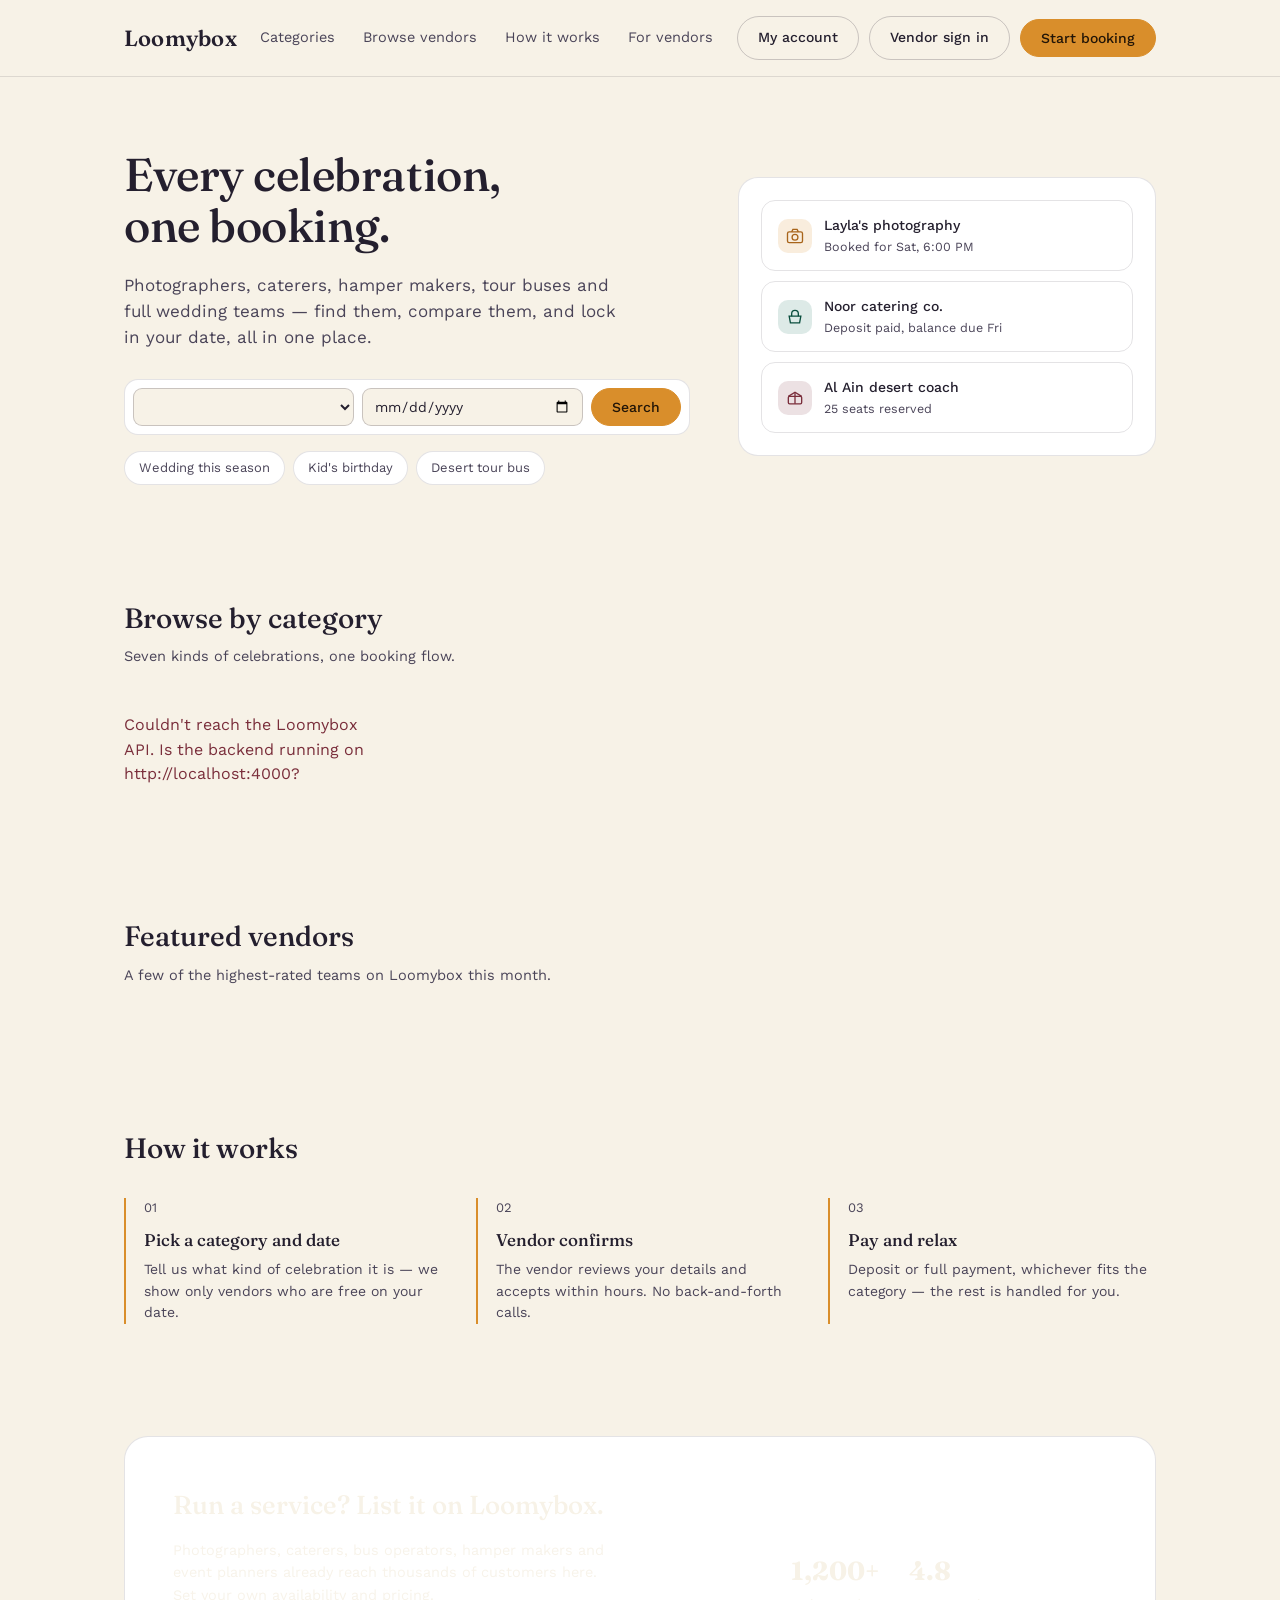
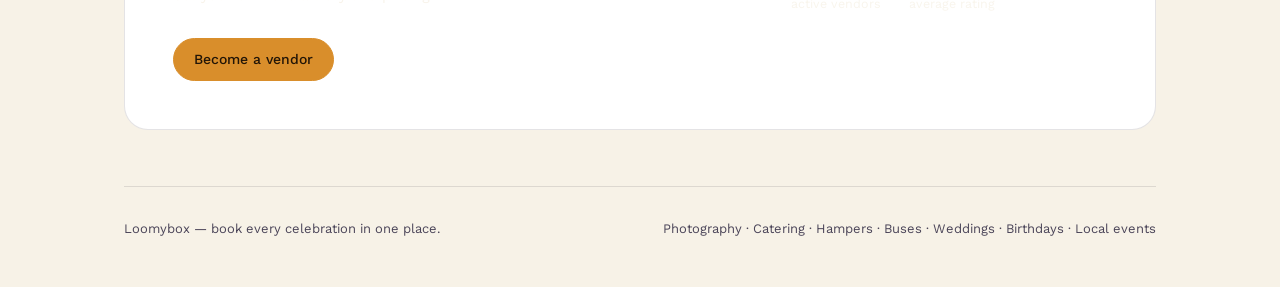
<file: loomybox-frontend/wishlist.html>
<!DOCTYPE html>
<html lang="en">
<head>
<meta charset="UTF-8">
<meta name="viewport" content="width=device-width, initial-scale=1.0">
<title>Wishlist — Loomybox.com</title>
<link rel="stylesheet" href="assets/style.css">
</head>
<body>

<header><div class="header-inner" id="site-nav"></div></header>

<div class="wrap page">
  <h1>My Wishlist</h1>
  <div class="grid" id="wishlist-grid"></div>
</div>

<footer>Loomybox.com · connecting customers with trusted event coordinators</footer>

<script src="assets/api.js"></script>
<script>
  requireRole("CUSTOMER");
  renderNav("wishlist");

  async function loadWishlist() {
    const items = await apiFetch("/wishlist");
    const grid = document.getElementById("wishlist-grid");

    if (!items.length) {
      grid.innerHTML = `<div class="empty-state" style="grid-column:1/-1">Your wishlist is empty. <a href="index.html" style="color:var(--fk-blue)">Browse packages →</a></div>`;
      return;
    }

    grid.innerHTML = items.map(item => {
      const pkg = item.package;
      return `
      <div class="card" style="cursor:pointer" onclick="window.location.href='package.html?id=${pkg.id}'">
        <div class="wishlist-heart active" onclick="event.stopPropagation(); removeFromWishlist(${pkg.id})">♥</div>
        <div class="card-img">${pkg.imageUrl ? `<img src="${pkg.imageUrl}" alt="${pkg.name}">` : categoryIconSvg(pkg.vendor.category)}</div>
        <div class="card-body">
          <div class="cat">${pkg.vendor.category} · ${pkg.vendor.city}</div>
          <h4>${pkg.name}</h4>
          <span class="rating-badge">★ ${pkg.vendor.rating.toFixed(1)}</span>
          ${priceRowHtml(pkg)}
          <div class="desc">${pkg.description || pkg.vendor.businessName}</div>
          <button class="btn btn-fill" style="width:100%" onclick="event.stopPropagation(); moveToCart(${pkg.id})">Add to cart</button>
        </div>
      </div>
    `;
    }).join("");
  }

  async function removeFromWishlist(packageId) {
    try {
      await apiFetch(`/wishlist/${packageId}`, { method: "DELETE" });
      loadWishlist();
      renderNav("wishlist");
    } catch (err) {
      alert(err.message);
    }
  }

  async function moveToCart(packageId) {
    try {
      await apiFetch("/cart/items", { method: "POST", body: JSON.stringify({ packageId }) });
      alert("Added to cart");
      renderNav("wishlist");
    } catch (err) {
      alert(err.message);
    }
  }

  loadWishlist();
</script>
</body>
</html>
</file>
<file: loomybox-frontend/css/styles.css>
:root {
  --ink: #241F2E;
  --ink-soft: #4A4458;
  --page: #F7F2E7;
  --card: #FFFFFF;
  --line: rgba(36,31,46,0.12);
  --line-strong: rgba(36,31,46,0.22);
  --marigold: #D98E2B;
  --marigold-deep: #A8641A;
  --wine: #7A2E3B;
  --teal: #0F6E56;
  --teal-deep: #0A4E3E;
  color-scheme: light;
}
:root[data-theme="dark"] {
  --ink: #F2EEE6;
  --ink-soft: #C7C0B4;
  --page: #1B1721;
  --card: #251F2C;
  --line: rgba(242,238,230,0.14);
  --line-strong: rgba(242,238,230,0.24);
  --marigold: #E8A33D;
  --marigold-deep: #F2BC66;
  --wine: #C9707D;
  --teal: #3FBE96;
  --teal-deep: #6FD3B4;
  color-scheme: dark;
}
@media (prefers-color-scheme: dark) {
  :root:not([data-theme]) {
    --ink: #F2EEE6; --ink-soft: #C7C0B4; --page: #1B1721; --card: #251F2C;
    --line: rgba(242,238,230,0.14); --line-strong: rgba(242,238,230,0.24);
    --marigold: #E8A33D; --marigold-deep: #F2BC66; --wine: #C9707D;
    --teal: #3FBE96; --teal-deep: #6FD3B4; color-scheme: dark;
  }
}
* { box-sizing: border-box; }
html { scroll-padding-top: calc(72px + env(safe-area-inset-top, 0px)); }
body {
  margin: 0; background: var(--page); color: var(--ink);
  font-family: 'Work Sans', sans-serif; line-height: 1.55;
  padding-top: env(safe-area-inset-top, 0px);
  padding-bottom: env(safe-area-inset-bottom, 0px);
}
h1, h2, h3 { font-family: 'Fraunces', serif; font-weight: 500; margin: 0; }
a { color: inherit; }
.wrap { max-width: 1080px; margin: 0 auto; padding: 0 24px; }
img, svg { max-width: 100%; }

/* Nav */
nav {
  position: sticky; top: 0; z-index: 20; background: var(--page);
  border-bottom: 0.5px solid var(--line);
  padding-top: env(safe-area-inset-top, 0px);
}
.nav-inner { display: flex; align-items: center; justify-content: space-between; padding: 16px 24px; max-width: 1080px; margin: 0 auto; }
.logo { font-family: 'Fraunces', serif; font-size: 22px; font-weight: 600; letter-spacing: 0.01em; }
.nav-links { display: flex; gap: 28px; font-size: 14.5px; }
.nav-links a { text-decoration: none; color: var(--ink-soft); }
.nav-links a:hover { color: var(--ink); }
.nav-cta { display: flex; gap: 10px; align-items: center; }
.btn {
  font-family: 'Work Sans', sans-serif; font-size: 14px; font-weight: 500;
  border-radius: 999px; padding: 10px 20px; border: 0.5px solid var(--line-strong);
  background: transparent; color: var(--ink); cursor: pointer; white-space: nowrap;
}
.btn:hover { border-color: var(--ink-soft); }
.btn-primary { background: var(--marigold); border-color: var(--marigold); color: #221507; }
.btn-primary:hover { background: var(--marigold-deep); border-color: var(--marigold-deep); }
@media (max-width: 720px) { .nav-links { display: none; } }

/* Hero */
.hero { padding: 72px 0 56px; display: grid; grid-template-columns: 1.15fr 0.85fr; gap: 48px; align-items: center; }
.hero h1 { font-size: 46px; line-height: 1.12; letter-spacing: -0.01em; }
.hero p.lead { font-size: 17px; color: var(--ink-soft); max-width: 46ch; margin: 20px 0 28px; }
@media (max-width: 860px) { .hero { grid-template-columns: 1fr; } .hero h1 { font-size: 34px; } }

.search-bar {
  display: flex; gap: 8px; background: var(--card); border: 0.5px solid var(--line);
  border-radius: 14px; padding: 8px; flex-wrap: wrap;
}
.search-bar select, .search-bar input { flex: 1; min-width: 140px; }
.search-bar button { flex-shrink: 0; }

.chip-row { display: flex; gap: 8px; flex-wrap: wrap; margin-top: 16px; }
.chip {
  font-size: 13px; padding: 6px 14px; border-radius: 999px; border: 0.5px solid var(--line);
  background: var(--card); cursor: pointer; color: var(--ink-soft);
}
.chip:hover { border-color: var(--line-strong); color: var(--ink); }

.hero-visual {
  background: var(--card); border: 0.5px solid var(--line); border-radius: 20px;
  padding: 22px; position: relative;
}
.hero-visual .stack-card {
  border-radius: 14px; padding: 14px 16px; margin-bottom: 10px; display: flex; align-items: center; gap: 12px;
  border: 0.5px solid var(--line);
}
.hero-visual .stack-card:last-child { margin-bottom: 0; }
.stack-icon { width: 34px; height: 34px; border-radius: 10px; display: flex; align-items: center; justify-content: center; flex-shrink: 0; }
.stack-title { font-size: 14px; font-weight: 500; }
.stack-sub { font-size: 12.5px; color: var(--ink-soft); }

/* Section headers */
.section { padding: 56px 0; }
.section-head { display: flex; align-items: baseline; justify-content: space-between; margin-bottom: 28px; gap: 16px; flex-wrap: wrap; }
.section-head h2 { font-size: 28px; }
.section-head p { color: var(--ink-soft); font-size: 14.5px; margin: 6px 0 0; }

/* Categories */
.cat-grid { display: grid; grid-template-columns: repeat(4, 1fr); gap: 14px; }
@media (max-width: 860px) { .cat-grid { grid-template-columns: repeat(2, 1fr); } }
.cat-card {
  background: var(--card); border: 0.5px solid var(--line); border-radius: 16px;
  padding: 22px 18px; cursor: pointer; text-align: left;
}
.cat-card:hover { border-color: var(--line-strong); }
.cat-icon { width: 38px; height: 38px; margin-bottom: 14px; color: var(--teal-deep); }
.cat-card h3 { font-size: 16px; font-weight: 500; margin-bottom: 4px; font-family: 'Work Sans', sans-serif; }
.cat-card p { font-size: 13px; color: var(--ink-soft); margin: 0; }

/* Vendor cards */
.vendor-grid { display: grid; grid-template-columns: repeat(3, 1fr); gap: 16px; }
@media (max-width: 860px) { .vendor-grid { grid-template-columns: 1fr; } }
.vendor-card { background: var(--card); border: 0.5px solid var(--line); border-radius: 16px; overflow: hidden; }
.vendor-thumb { height: 120px; background: linear-gradient(135deg, var(--marigold) 0%, var(--wine) 100%); opacity: 0.85; }
.vendor-body { padding: 16px 18px 18px; }
.vendor-tag { font-size: 12px; color: var(--teal-deep); font-weight: 500; margin-bottom: 6px; }
.vendor-name { font-size: 16px; font-weight: 500; margin-bottom: 4px; }
.vendor-meta { font-size: 13px; color: var(--ink-soft); margin-bottom: 14px; }
.vendor-foot { display: flex; align-items: center; justify-content: space-between; }
.vendor-price { font-size: 14px; font-weight: 500; }
.vendor-price span { font-weight: 400; color: var(--ink-soft); font-size: 12.5px; }

/* Steps */
.steps { display: grid; grid-template-columns: repeat(3, 1fr); gap: 24px; }
@media (max-width: 860px) { .steps { grid-template-columns: 1fr; } }
.step { border-left: 2px solid var(--marigold); padding-left: 18px; }
.step .num { font-size: 13px; color: var(--ink-soft); margin-bottom: 8px; }
.step h3 { font-size: 17px; margin-bottom: 6px; }
.step p { font-size: 14px; color: var(--ink-soft); margin: 0; }

/* Vendor CTA band */
.band { background: var(--ink); color: var(--page); border-radius: 24px; padding: 48px; display: grid; grid-template-columns: 1.3fr 0.7fr; gap: 32px; align-items: center; }
:root[data-theme="dark"] .band, :root:not([data-theme]) .band { background: var(--card); border: 0.5px solid var(--line); }
@media (prefers-color-scheme: dark) { :root:not([data-theme]) .band { background: var(--card); border: 0.5px solid var(--line); color: var(--ink); } }
.band h2 { font-size: 26px; margin-bottom: 12px; }
.band p { font-size: 14.5px; opacity: 0.85; max-width: 48ch; }
.band-stats { display: flex; gap: 28px; }
.band-stat b { font-family: 'Fraunces', serif; font-size: 26px; display: block; }
.band-stat span { font-size: 12.5px; opacity: 0.75; }
@media (max-width: 860px) { .band { grid-template-columns: 1fr; padding: 32px 24px; } }

footer { border-top: 0.5px solid var(--line); padding: 32px 0 48px; font-size: 13px; color: var(--ink-soft); display: flex; justify-content: space-between; flex-wrap: wrap; gap: 12px; }

/* Modal */
.modal-overlay {
  position: fixed; inset: 0; background: rgba(20,16,26,0.55); display: none;
  align-items: flex-start; justify-content: center; z-index: 50; padding: 40px 16px;
  overflow-y: auto;
}
.modal-overlay.open { display: flex; }
.modal {
  background: var(--card); border-radius: 18px; max-width: 460px; width: 100%;
  padding: 24px; border: 0.5px solid var(--line);
}
.modal-head { display: flex; justify-content: space-between; align-items: center; margin-bottom: 6px; }
.modal-head h3 { font-size: 19px; }
.modal-close { background: none; border: none; cursor: pointer; color: var(--ink-soft); font-size: 20px; line-height: 1; padding: 4px; }
.modal-sub { font-size: 13px; color: var(--ink-soft); margin: 0 0 18px; }
label.field-label { font-size: 13px; color: var(--ink-soft); display: block; margin: 0 0 5px; }
.field { margin-bottom: 12px; }
input, select, textarea {
  width: 100%; font-family: 'Work Sans', sans-serif; font-size: 14px; padding: 9px 11px;
  border-radius: 9px; border: 0.5px solid var(--line-strong); background: var(--page); color: var(--ink);
}
input:focus, select:focus, textarea:focus { outline: none; box-shadow: 0 0 0 2px var(--teal); }
.row2 { display: flex; gap: 10px; }
.row2 .field { flex: 1; }
.note { font-size: 12.5px; color: var(--ink-soft); background: var(--page); border-radius: 9px; padding: 10px 12px; margin: 4px 0 16px; border: 0.5px solid var(--line); }
.error-text { font-size: 12.5px; color: var(--wine); margin-top: 4px; }
.confirm-view { text-align: center; padding: 12px 0; }
.confirm-icon { width: 48px; height: 48px; margin: 0 auto 14px; color: var(--teal-deep); }

/* Vendor dashboard */
.login-card { max-width: 380px; margin: 64px auto; background: var(--card); border: 0.5px solid var(--line); border-radius: 16px; padding: 28px; }
.login-card h2 { margin-bottom: 6px; }
.login-card p { color: var(--ink-soft); font-size: 14px; margin: 0 0 20px; }
.dash-header { display: flex; align-items: center; justify-content: space-between; padding: 24px 0; }
.dash-header p { color: var(--ink-soft); font-size: 14px; margin: 2px 0 0; }
.summary-row { display: grid; grid-template-columns: repeat(4, 1fr); gap: 14px; margin-bottom: 28px; }
@media (max-width: 720px) { .summary-row { grid-template-columns: repeat(2, 1fr); } }
.summary-card { background: var(--card); border: 0.5px solid var(--line); border-radius: 14px; padding: 16px 18px; }
.summary-card b { font-family: 'Fraunces', serif; font-size: 26px; display: block; }
.summary-card span { font-size: 12.5px; color: var(--ink-soft); }
.booking-row { background: var(--card); border: 0.5px solid var(--line); border-radius: 14px; padding: 16px 18px; margin-bottom: 12px; display: flex; justify-content: space-between; align-items: center; gap: 16px; flex-wrap: wrap; }
.booking-info b { font-size: 15px; display: block; margin-bottom: 3px; }
.booking-info span { font-size: 13px; color: var(--ink-soft); }
.booking-actions { display: flex; gap: 8px; align-items: center; }
.badge { font-size: 12px; padding: 4px 11px; border-radius: 999px; font-weight: 500; }
.badge-pending { background: rgba(217,142,43,0.16); color: var(--marigold-deep); }
.badge-accepted { background: rgba(15,110,86,0.16); color: var(--teal-deep); }
.badge-declined { background: rgba(122,46,59,0.16); color: var(--wine); }
.empty-state { text-align: center; color: var(--ink-soft); font-size: 14px; padding: 48px 0; }
</file>
<file: loomybox-frontend/assets/style.css>
@import url('https://fonts.googleapis.com/css2?family=Fraunces:opsz,wght@9..144,500;9..144,600&family=Work+Sans:wght@400;500;600;700&display=swap');

:root{
  /* Palette ported from the new design: marigold (primary), wine (negative/
     accent), teal (positive/secondary) on a warm ivory page. */
  --ink:#241F2E;
  --ink-soft:#4A4458;
  --bg:#F7F2E7;
  --card:#FFFFFF;
  --line:rgba(36,31,46,0.14);
  --pink:#D98E2B;        /* marigold — primary CTA/brand accent */
  --pink-dark:#A8641A;   /* marigold-deep */
  --pink-tint:#F5E6CC;
  --gold:#0F6E56;        /* teal — secondary accent */
  --gold-tint:#DCEFE8;
  --green:#0A4E3E;       /* teal-deep — success/confirmed */
  --green-tint:#DCEFE8;
  --red:#7A2E3B;         /* wine — errors/negative */
  --red-tint:#F1E1E5;
  /* legacy alias — a couple of older pages reference --rose directly */
  --rose:var(--pink);
  --rose-tint:var(--pink-tint);
  color-scheme:light;
}
:root[data-theme="dark"]{
  --ink:#F2EEE6; --ink-soft:#C7C0B4; --bg:#1B1721; --card:#251F2C;
  --line:rgba(242,238,230,0.16);
  --pink:#E8A33D; --pink-dark:#F2BC66; --pink-tint:rgba(232,163,61,0.18);
  --gold:#3FBE96; --gold-tint:rgba(63,190,150,0.16);
  --green:#3FBE96; --green-tint:rgba(63,190,150,0.16);
  --red:#C9707D; --red-tint:rgba(201,112,125,0.16);
  color-scheme:dark;
}
@media (prefers-color-scheme:dark){
  :root:not([data-theme]){
    --ink:#F2EEE6; --ink-soft:#C7C0B4; --bg:#1B1721; --card:#251F2C;
    --line:rgba(242,238,230,0.16);
    --pink:#E8A33D; --pink-dark:#F2BC66; --pink-tint:rgba(232,163,61,0.18);
    --gold:#3FBE96; --gold-tint:rgba(63,190,150,0.16);
    --green:#3FBE96; --green-tint:rgba(63,190,150,0.16);
    --red:#C9707D; --red-tint:rgba(201,112,125,0.16);
    color-scheme:dark;
  }
}
*{box-sizing:border-box;margin:0;padding:0}
body{
  font-family:'Work Sans',sans-serif;
  color:var(--ink);
  background:var(--bg);
  line-height:1.6;
  font-size:15px;
  -webkit-font-smoothing:antialiased;
  transition:background .2s,color .2s;
}
h1,h2,h3{font-family:'Fraunces',serif;font-weight:500;line-height:1.2;letter-spacing:-0.01em;color:var(--ink)}
a{color:inherit;text-decoration:none}
.wrap{max-width:1200px;margin:0 auto;padding:0 24px}
img{max-width:100%;display:block}

/* ---- header ---- */
header{background:var(--card);padding:14px 0;border-bottom:1px solid var(--line)}
.header-inner{display:flex;align-items:center;gap:18px;max-width:1200px;margin:0 auto;padding:0 24px;flex-wrap:wrap}
.logo-block{display:flex;flex-direction:column;line-height:1}
.logo{display:inline-flex;align-items:center;gap:9px}
.logo .logo-word{
  font-family:'Fraunces',serif;font-size:22px;font-weight:600;letter-spacing:0.01em;color:var(--ink);
}
.lang-toggle, .theme-toggle{
  background:none;border:1px solid var(--line);color:var(--ink-soft);font-size:12.5px;font-weight:500;
  padding:7px 14px;border-radius:999px;cursor:pointer;white-space:nowrap;
}
.lang-toggle:hover, .theme-toggle:hover{border-color:var(--ink-soft);color:var(--ink)}
.vendor-pill{
  background:transparent;border:1px solid var(--line);color:var(--ink);font-size:13.5px;font-weight:500;
  padding:9px 18px;border-radius:999px;display:inline-flex;align-items:center;gap:6px;white-space:nowrap;
}
.vendor-pill:hover{border-color:var(--ink-soft)}
.header-search{flex:1;min-width:220px;display:flex;background:var(--card);border:1px solid var(--line);border-radius:999px;overflow:hidden}
.header-search input{border:none;flex:1;padding:11px 18px;font-size:14px;outline:none;background:transparent;color:var(--ink)}
.header-search input::placeholder{color:var(--ink-soft)}
.header-search button{border:none;background:transparent;color:var(--pink);padding:0 18px;cursor:pointer;font-size:16px}
.header-location{
  border:1px solid var(--line);border-radius:999px;padding:9px 14px;font-size:13px;color:var(--ink);
  background:var(--card);min-width:120px;
}
.header-actions{display:flex;align-items:center;gap:22px;color:var(--ink);font-size:13.5px;font-weight:500}
.header-actions a, .header-actions button{color:var(--ink);background:none;border:none;cursor:pointer;font-size:13.5px;font-weight:500;display:flex;align-items:center;gap:6px;transition:color .15s}
.header-actions a:hover, .header-actions button:hover{color:var(--pink)}
.header-actions .btn-login{background:var(--pink);color:#221507;padding:9px 24px;border-radius:999px;font-weight:600}
.header-actions .btn-login:hover{background:var(--pink-dark);color:#221507}
.icon-badge{position:relative}
.icon-badge .count{position:absolute;top:-9px;right:-12px;background:var(--pink);color:#221507;font-size:10px;padding:1px 5px;border-radius:8px;font-weight:700}

/* category strip: icon-over-label row, like Flipkart's homepage nav */
.category-strip{background:var(--card);border-bottom:1px solid var(--line)}
.category-strip .wrap{display:flex;gap:36px;padding:16px 24px;overflow-x:auto;align-items:flex-start;justify-content:center}
.category-strip a{
  display:flex;flex-direction:column;align-items:center;gap:6px;white-space:nowrap;
  font-size:12.5px;font-weight:500;color:var(--ink);flex-shrink:0;transition:transform .15s;
}
.category-strip a:hover{transform:translateY(-2px);color:var(--pink)}
.category-strip svg{width:28px;height:28px;color:var(--gold)}

/* ---- buttons ---- */
.btn{display:inline-block;padding:10px 22px;border-radius:999px;font-size:14px;border:1px solid var(--line);cursor:pointer;background:var(--card);color:var(--ink);font-family:inherit;transition:all .15s}
.btn:hover{border-color:var(--ink-soft)}
.btn-fill{background:var(--pink);border-color:var(--pink);color:#221507;font-weight:600}
.btn-fill:hover{background:var(--pink-dark)}
.btn-blue{background:var(--gold);border-color:var(--gold);color:#fff;font-weight:600}
.btn-blue:hover{filter:brightness(1.08)}
.btn-outline-danger{border-color:var(--red);color:var(--red);background:none}
.btn-outline-danger:hover{background:var(--red-tint)}
.btn-sm{padding:7px 16px;font-size:13px}
.btn:disabled{opacity:0.5;cursor:not-allowed}

/* ---- layout ---- */
.page{padding:28px 0 64px}
.page h1{font-size:24px;margin-bottom:20px}
.section-label{font-size:15px;color:var(--ink);margin-bottom:14px;font-weight:600;font-family:'Fraunces',serif}

/* banner */
.banner{
  background:linear-gradient(120deg,var(--pink),var(--red));color:#fff;border-radius:20px;padding:44px 44px;margin:20px 0 8px;
  display:flex;justify-content:space-between;align-items:center;flex-wrap:wrap;gap:24px;position:relative;overflow:hidden;
}
.banner h2{font-size:28px;margin-bottom:10px;color:#fff}
.banner p{font-size:14.5px;color:rgba(255,255,255,.9);max-width:420px}

/* swipeable photo carousel (homepage) */
.swiper-wrap{margin:20px 0 8px;position:relative;border-radius:14px;overflow:hidden;background:var(--pink-tint)}
.swiper-track{display:flex;touch-action:pan-y;cursor:grab;transition:transform .4s cubic-bezier(.22,.61,.36,1)}
.swiper-track.dragging{transition:none;cursor:grabbing}
.swiper-slide{flex:0 0 100%;position:relative;height:280px;background:var(--pink-tint)}
.swiper-slide img{width:100%;height:100%;object-fit:cover;display:block;pointer-events:none;user-select:none}
.swiper-caption{
  position:absolute;left:0;right:0;bottom:0;padding:22px 28px 18px;
  background:linear-gradient(0deg,rgba(0,0,0,.62),rgba(0,0,0,0));color:#fff;
}
.swiper-caption .cat{font-size:11px;text-transform:uppercase;letter-spacing:.05em;font-weight:600;opacity:.85}
.swiper-caption h4{color:#fff;font-size:18px;margin:4px 0 2px}
.swiper-caption .price{font-size:13.5px;font-weight:600;color:var(--gold-tint)}
.swiper-arrow{
  position:absolute;top:50%;transform:translateY(-50%);width:38px;height:38px;border-radius:50%;
  background:rgba(255,255,255,.85);border:none;display:flex;align-items:center;justify-content:center;
  cursor:pointer;box-shadow:0 2px 8px rgba(0,0,0,.15);color:var(--ink);font-size:16px;z-index:2;transition:background .15s;
}
.swiper-arrow:hover{background:#fff}
.swiper-arrow.prev{left:12px}
.swiper-arrow.next{right:12px}
.swiper-dots{position:absolute;bottom:10px;right:16px;display:flex;gap:6px;z-index:2}
.swiper-dots button{width:7px;height:7px;border-radius:50%;border:none;background:rgba(255,255,255,.55);cursor:pointer;padding:0}
.swiper-dots button.active{background:#fff;width:18px;border-radius:4px}
@media (max-width:640px){
  .swiper-slide{height:190px}
  .swiper-arrow{width:32px;height:32px}
  .swiper-caption h4{font-size:15px}
}

/* homepage sections (admin-built) */
.home-section{margin:32px 0}
.home-section h3{font-size:20px;margin-bottom:8px}
.home-section p{font-size:14px;color:var(--ink-soft);margin-bottom:12px}
.banner-section{background:var(--card);border:1px solid var(--line);border-radius:18px;overflow:hidden;display:flex;flex-wrap:wrap}
.section-banner-img{flex:1;min-width:240px;max-height:260px;overflow:hidden}
.section-banner-img img{width:100%;height:100%;object-fit:cover}
.section-banner-content{flex:1;min-width:240px;padding:28px}
.text-section{background:var(--card);border:1px solid var(--line);border-radius:18px;padding:28px}

/* search + filter row */
.search-bar{display:flex;gap:10px;flex-wrap:wrap;background:rgba(255,255,255,.15);border:1px solid rgba(255,255,255,.4);padding:16px;border-radius:8px}
.search-bar input, .search-bar select{flex:1;min-width:150px}
input, select, textarea{padding:10px 13px;border:1px solid var(--line);border-radius:9px;font-family:inherit;font-size:14px;background:#fff;color:var(--ink)}
textarea{width:100%;resize:vertical}
label{font-size:12px;color:var(--ink-soft);display:block;margin-bottom:5px;font-weight:500}
.field{margin-bottom:16px}

/* main layout: sidebar + grid (used on search.html) */
.shop-layout{display:grid;grid-template-columns:236px 1fr;gap:22px;align-items:start}
.filters-panel{background:var(--card);border:1px solid var(--line);border-radius:16px;padding:20px;position:sticky;top:20px}
.filters-panel h4{font-size:15px;font-weight:600;margin-bottom:16px;font-family:'Work Sans';color:var(--ink)}
.filter-group{margin-bottom:22px}
.filter-group:last-child{margin-bottom:0}
.filter-group .group-title{font-size:12.5px;font-weight:600;margin-bottom:10px;color:var(--ink-soft);text-transform:uppercase;letter-spacing:.03em}
.filter-option{display:flex;align-items:center;gap:9px;font-size:13.5px;margin-bottom:9px;cursor:pointer;color:var(--ink)}
.filter-option input{margin:0;accent-color:var(--pink)}

.results-toolbar{display:flex;justify-content:space-between;align-items:center;background:var(--card);border:1px solid var(--line);padding:13px 18px;border-radius:14px;margin-bottom:16px;flex-wrap:wrap;gap:10px}
.results-toolbar span{font-size:14px;color:var(--ink-soft)}

/* chips */
.chip-row{display:flex;gap:10px;flex-wrap:wrap;margin-bottom:16px}
.chip{padding:9px 18px;border-radius:20px;font-size:13.5px;font-weight:500;cursor:pointer;border:1px solid var(--line);background:var(--card);transition:all .15s;color:var(--ink)}
.chip.active{background:var(--pink);color:#221507;border-color:var(--pink)}

/* ---- product grid / cards ---- */
.grid{display:grid;grid-template-columns:repeat(auto-fill,minmax(210px,1fr));gap:16px}
.card{border:1px solid var(--line);border-radius:16px;overflow:hidden;background:var(--card);position:relative;transition:box-shadow .2s,transform .2s,border-color .2s}
.card:hover{box-shadow:0 8px 22px rgba(33,33,33,.08);transform:translateY(-2px)}
.wishlist-heart{position:absolute;top:10px;right:10px;background:rgba(255,255,255,.95);border-radius:50%;width:30px;height:30px;display:flex;align-items:center;justify-content:center;cursor:pointer;font-size:14px;z-index:2;border:1px solid var(--line);color:var(--ink-soft);transition:all .15s}
.wishlist-heart:hover{color:var(--red)}
.wishlist-heart.active{color:var(--pink);border-color:var(--pink)}
.card-img{height:150px;display:flex;align-items:center;justify-content:center;background:var(--pink-tint);overflow:hidden}
.card-img img{width:100%;height:100%;object-fit:cover}
.card-img svg{width:42px;height:42px;color:var(--pink);opacity:.85}
.card-body{padding:14px}
.card-body .cat{font-size:11px;color:var(--ink-soft);margin-bottom:5px;text-transform:uppercase;letter-spacing:.04em;font-weight:600}
.card-body h4{font-size:14.5px;font-weight:600;margin-bottom:6px;overflow:hidden;text-overflow:ellipsis;white-space:nowrap;font-family:'Work Sans';color:var(--ink)}
.rating-badge{display:inline-flex;align-items:center;gap:3px;background:var(--green);color:#fff;font-size:11px;font-weight:600;padding:3px 7px;border-radius:4px}
.price-row{display:flex;align-items:baseline;gap:8px;margin:9px 0}
.price-row .price{font-size:16px;font-weight:700;color:var(--ink)}
.price-row .original{font-size:12px;color:var(--ink-soft);text-decoration:line-through}
.price-row .discount{font-size:12px;color:var(--green);font-weight:600}
.desc{font-size:12.5px;color:var(--ink-soft);margin-bottom:12px;min-height:32px}

/* forms / auth */
.auth-box{max-width:400px;margin:56px auto;border:1px solid var(--line);border-radius:18px;padding:32px;background:var(--card);box-shadow:0 6px 24px rgba(33,33,33,.06)}
.auth-toggle{display:flex;gap:20px;margin-bottom:22px;border-bottom:1px solid var(--line)}
.auth-toggle button{background:none;border:none;padding:10px 0;font-size:14.5px;color:var(--ink-soft);cursor:pointer;border-bottom:2px solid transparent;font-weight:500}
.auth-toggle button.active{color:var(--ink);border-color:var(--pink);font-weight:600}
.error-msg{color:var(--red);font-size:12.5px;margin-top:10px}
.success-msg{color:var(--green);font-size:12.5px;margin-top:10px}

/* cart / bookings / order list */
.list-item{display:flex;justify-content:space-between;align-items:center;gap:16px;border:1px solid var(--line);border-radius:14px;padding:16px 18px;margin-bottom:12px;flex-wrap:wrap;background:var(--card)}
.list-item .info h4{font-size:14.5px;font-weight:600;margin-bottom:3px;color:var(--ink)}
.list-item .info p{font-size:12.5px;color:var(--ink-soft)}
.badge{font-size:11px;padding:5px 12px;border-radius:20px;white-space:nowrap;font-weight:600;letter-spacing:.02em}
.badge.pending{background:var(--gold-tint);color:#8A6316}
.badge.confirmed{background:var(--green-tint);color:var(--green)}
.badge.completed{background:var(--pink-tint);color:var(--pink)}
.badge.cancelled, .badge.disputed{background:var(--red-tint);color:var(--red)}

.cart-summary{background:var(--card);border:1px solid var(--line);border-radius:16px;padding:22px;max-width:340px;margin-left:auto}
.cart-summary .row{display:flex;justify-content:space-between;font-size:13.5px;padding:7px 0;color:var(--ink-soft)}
.cart-summary .row.total{font-weight:700;font-size:16px;color:var(--ink);border-top:1px solid var(--line);margin-top:8px;padding-top:14px}

/* order tracking timeline */
.order-timeline{display:flex;align-items:flex-start;padding:22px 8px 8px;margin-top:14px}
.timeline-step{flex:1;text-align:center;position:relative}
.timeline-step .dot{width:24px;height:24px;border-radius:50%;background:var(--line);color:#fff;display:flex;align-items:center;justify-content:center;font-size:11px;margin:0 auto 8px;font-weight:700}
.timeline-step.done .dot{background:var(--green)}
.timeline-step.current .dot{background:var(--pink)}
.timeline-step .line{position:absolute;top:12px;left:-50%;width:100%;height:2px;background:var(--line);z-index:-1}
.timeline-step.done .line, .timeline-step.current .line{background:var(--green)}
.timeline-step:first-child .line{display:none}
.timeline-step .label{font-size:11px;color:var(--ink-soft)}
.timeline-step.done .label, .timeline-step.current .label{color:var(--ink);font-weight:500}

.empty-state{text-align:center;padding:64px 20px;color:var(--ink-soft);background:var(--card);border:1px solid var(--line);border-radius:16px;font-size:14px}

footer{padding:26px;text-align:center;font-size:12.5px;color:var(--ink-soft);background:#fff;border-top:1px solid var(--line)}

@media(max-width:800px){
  .shop-layout{grid-template-columns:1fr}
  .filters-panel{position:static}
  .header-search{order:3;width:100%}
  .banner{padding:30px 26px}
}

/* ---- trust signals (verified badge, response time, completed count) ---- */
.trust-row{display:flex;flex-wrap:wrap;gap:6px;margin:6px 0}
.trust-chip{font-size:11px;padding:3px 9px;border-radius:12px;background:var(--pink-tint);color:var(--pink);font-weight:600}
.trust-chip.verified{background:var(--green-tint);color:var(--green)}

/* ---- photo gallery (package detail + vendor dashboard) ---- */
.gallery-main{border-radius:14px;overflow:hidden;background:var(--pink-tint);height:380px;display:flex;align-items:center;justify-content:center;font-size:64px}
.gallery-main img{width:100%;height:100%;object-fit:cover;cursor:zoom-in}
.gallery-thumbs{display:flex;gap:8px;margin-top:8px;overflow-x:auto}
.gallery-thumbs img{width:64px;height:64px;object-fit:cover;border-radius:8px;cursor:pointer;border:2px solid transparent;flex:0 0 auto}
.gallery-thumbs img.active{border-color:var(--pink)}
.mini-gallery{display:flex;gap:6px;flex-wrap:wrap;margin-top:8px}
.mini-gallery .thumb-wrap{position:relative}
.mini-gallery img{width:52px;height:52px;object-fit:cover;border-radius:6px}
.mini-gallery .thumb-remove{position:absolute;top:-6px;right:-6px;width:18px;height:18px;border-radius:50%;background:var(--red);color:#fff;border:none;font-size:11px;line-height:18px;cursor:pointer;padding:0}

/* ---- vendor availability calendar (simple date-list manager) ---- */
.avail-form{display:flex;gap:8px;max-width:360px;margin-bottom:12px}
.avail-list{display:flex;flex-wrap:wrap;gap:8px}
.avail-chip{display:flex;align-items:center;gap:6px;font-size:12.5px;background:var(--card);border:1px solid var(--line);border-radius:8px;padding:6px 10px}
.avail-chip button{border:none;background:none;color:var(--red);cursor:pointer;font-size:13px;padding:0}

/* ---- messaging ---- */
.msg-layout{display:grid;grid-template-columns:280px 1fr;gap:0;border:1px solid var(--line);border-radius:18px;overflow:hidden;height:560px}
.msg-convo-list{border-right:1px solid var(--line);overflow-y:auto;background:var(--pink-tint)}
.msg-convo-item{padding:14px 16px;border-bottom:1px solid var(--line);cursor:pointer}
.msg-convo-item:hover, .msg-convo-item.active{background:var(--card)}
.msg-convo-item h5{font-size:13.5px;margin-bottom:3px}
.msg-convo-item p{font-size:12px;color:var(--ink-soft);overflow:hidden;text-overflow:ellipsis;white-space:nowrap}
.msg-thread{display:flex;flex-direction:column;height:100%}
.msg-thread-body{flex:1;overflow-y:auto;padding:16px;display:flex;flex-direction:column;gap:10px}
.msg-bubble{max-width:70%;padding:9px 13px;border-radius:14px;font-size:13.5px}
.msg-bubble.mine{align-self:flex-end;background:var(--pink);color:#221507;border-bottom-right-radius:3px}
.msg-bubble.theirs{align-self:flex-start;background:var(--pink-tint);border-bottom-left-radius:3px}
.msg-bubble .time{font-size:10px;opacity:.7;margin-top:3px;display:block}
.msg-composer{display:flex;border-top:1px solid var(--line)}
.msg-composer input{flex:1;border:none;padding:12px 14px;font-size:13.5px;outline:none}
.msg-composer button{border:none;background:var(--pink);color:#221507;padding:0 20px;cursor:pointer;font-weight:600}
@media(max-width:700px){.msg-layout{grid-template-columns:1fr;height:auto}.msg-convo-list{max-height:180px}}

/* ---- quote comparison (My Requirements) ---- */
.requirement-card{border:1px solid var(--line);border-radius:16px;padding:16px 18px;margin-bottom:16px}
.quote-compare-row{display:grid;grid-template-columns:repeat(auto-fit,minmax(220px,1fr));gap:12px;margin-top:12px}
.quote-card{border:1px solid var(--line);border-radius:14px;padding:12px 14px;background:var(--card)}
.quote-card.accepted{border-color:var(--green);background:var(--green-tint)}
.quote-card .qprice{font-size:17px;font-weight:700;color:var(--pink)}

/* ---- admin quality/fraud flags ---- */
.flag-item{border-left:3px solid var(--gold);background:var(--gold-tint);border-radius:0 8px 8px 0;padding:10px 14px;margin-bottom:8px;font-size:13px}
.flag-item.severe{border-left-color:var(--red);background:var(--red-tint)}
.flag-type{font-size:10.5px;text-transform:uppercase;letter-spacing:.04em;font-weight:700;color:var(--ink-soft);display:block;margin-bottom:2px}

/* ---- onboarding checklist (vendor dashboard, pending state) ---- */
.onboard-checklist{margin-top:10px}
.onboard-item{display:flex;align-items:center;gap:8px;font-size:13px;padding:5px 0}
.onboard-item .tick{width:16px;height:16px;border-radius:50%;border:2px solid var(--line);flex:0 0 auto;display:flex;align-items:center;justify-content:center;font-size:10px}
.onboard-item.done .tick{background:var(--green);border-color:var(--green);color:#fff}
.onboard-item.done{color:var(--ink-soft);text-decoration:line-through}
</file>
